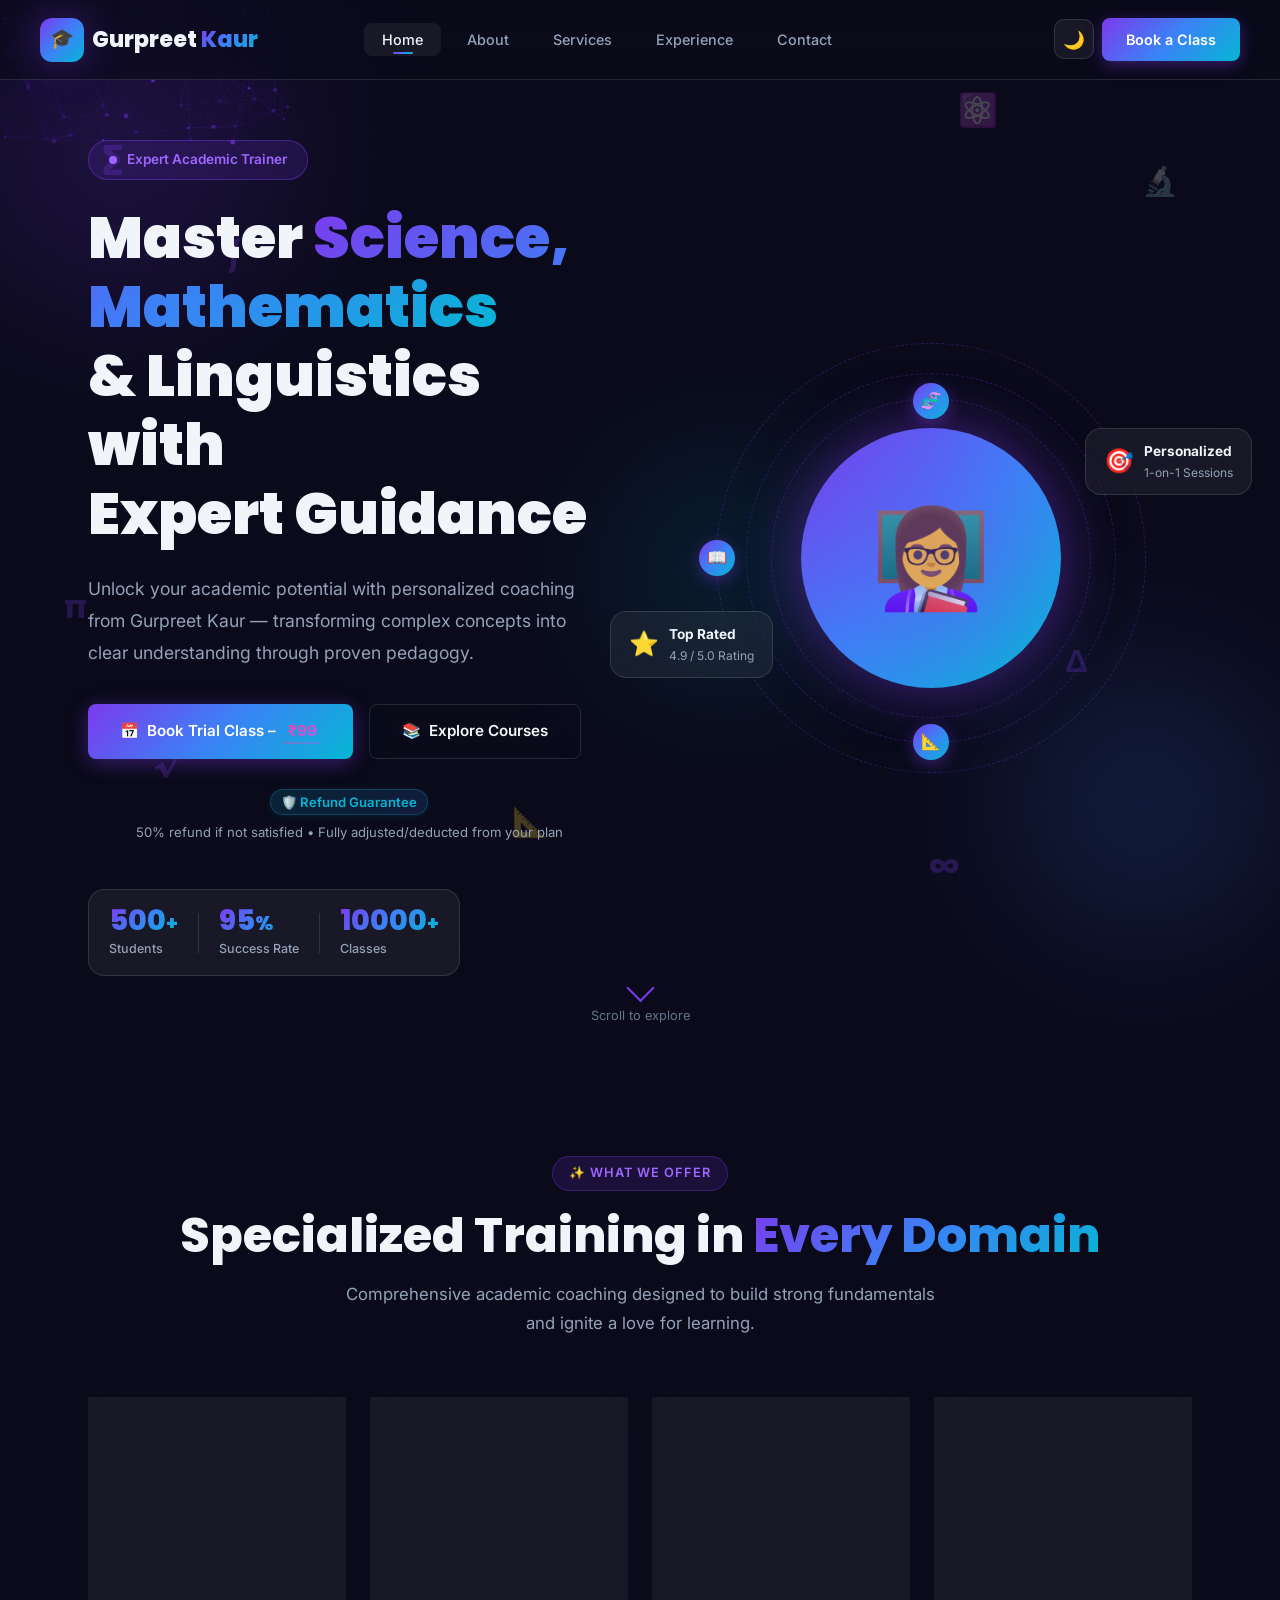
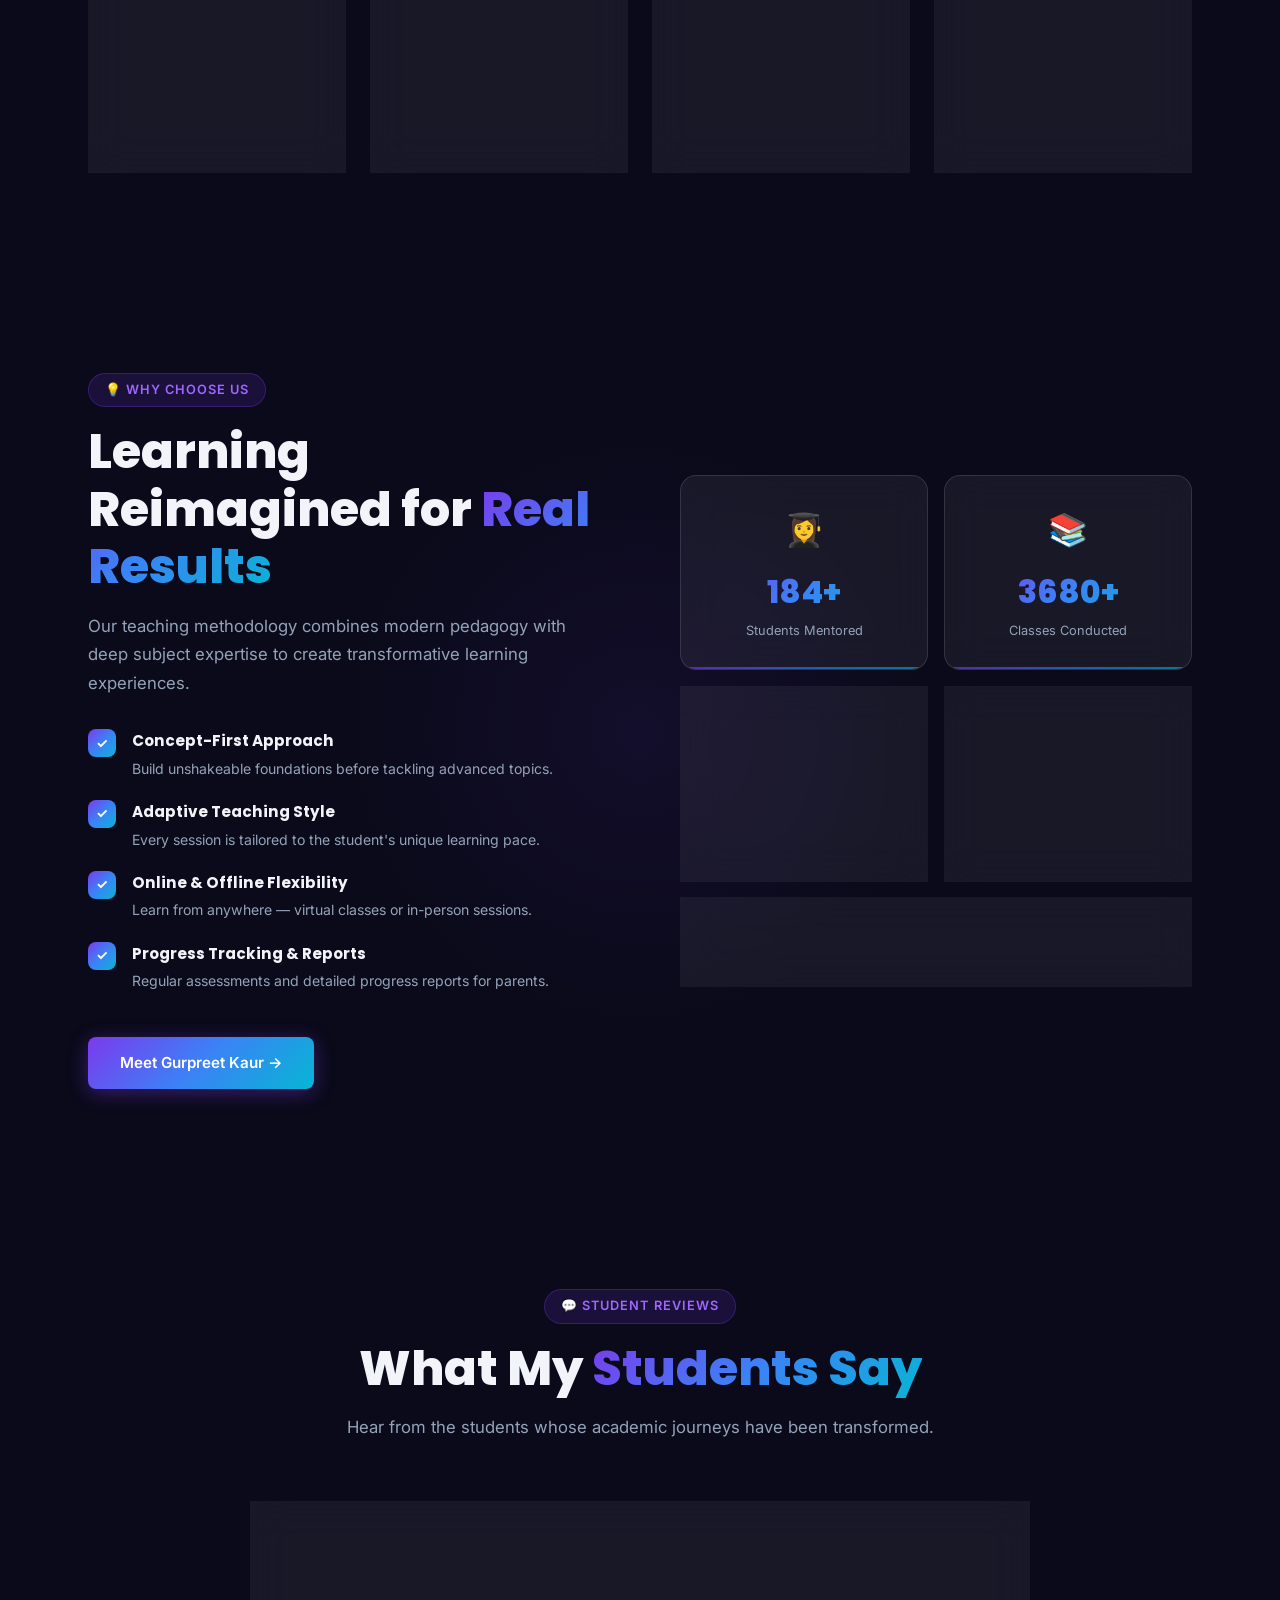
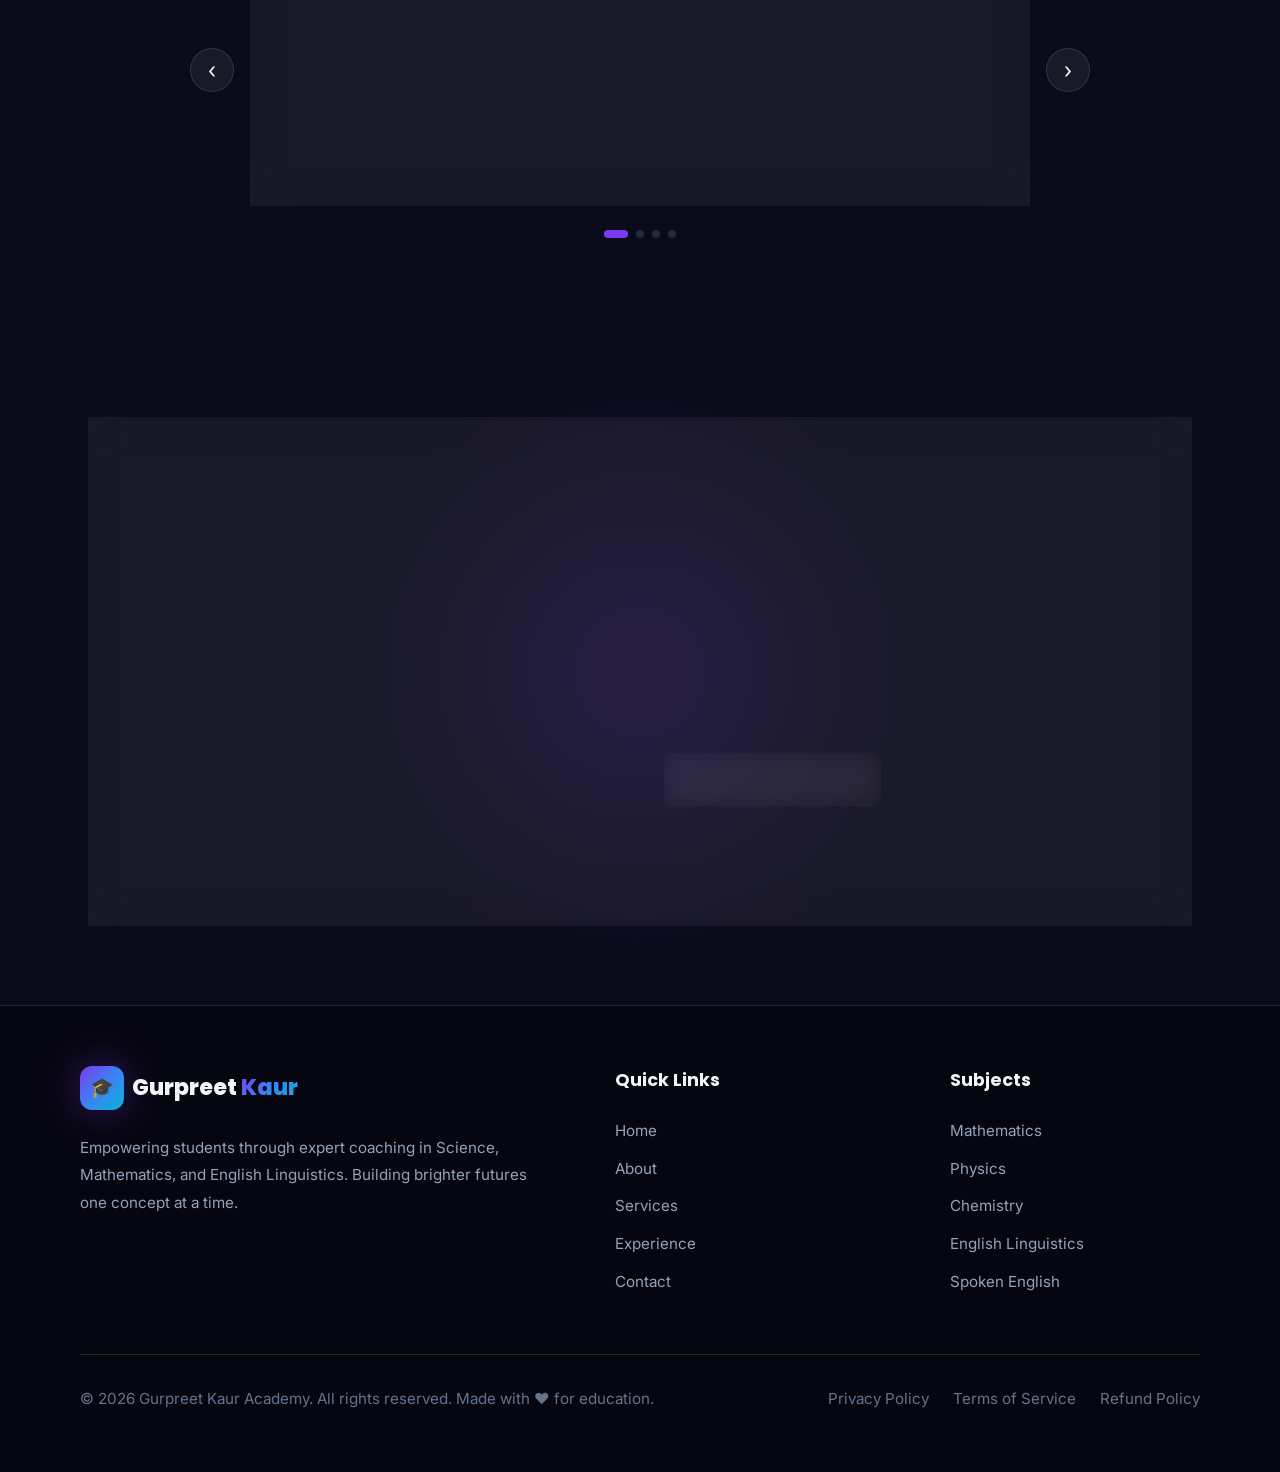
<file: index.html>
<!DOCTYPE html>
<html lang="en">
<head>
  <meta charset="UTF-8" />
  <meta name="viewport" content="width=device-width, initial-scale=1.0" />
  <title>Gurpreet Kaur | Expert Trainer – Science, Mathematics & Linguistics</title>
  <meta name="description" content="Gurpreet Kaur is an expert trainer specializing in Science, Mathematics, and English Linguistics. Achieve academic excellence with personalized coaching in Punjab and online worldwide." />
  <meta name="keywords" content="Gurpreet Kaur, science tutor, mathematics coach, English linguistics, online tutor, academic excellence, Punjab tutor, online coaching" />
  <link rel="canonical" href="https://gurpreetkauracademy.com/" />
  
  <!-- Open Graph / Facebook -->
  <meta property="og:type" content="website" />
  <meta property="og:url" content="https://gurpreetkauracademy.com/" />
  <meta property="og:title" content="Gurpreet Kaur | Expert Trainer – Science, Mathematics & Linguistics" />
  <meta property="og:description" content="Unlock your academic potential with personalized coaching from Gurpreet Kaur. Specializing in Science, Mathematics, and English Linguistics." />
  <meta property="og:image" content="https://gurpreetkauracademy.com/assets/og-image.jpg" />

  <!-- Twitter -->
  <meta property="twitter:card" content="summary_large_image" />
  <meta property="twitter:url" content="https://gurpreetkauracademy.com/" />
  <meta property="twitter:title" content="Gurpreet Kaur | Expert Trainer – Science, Mathematics & Linguistics" />
  <meta property="twitter:description" content="Unlock your academic potential with personalized coaching from Gurpreet Kaur. Specializing in Science, Mathematics, and English Linguistics." />
  <meta property="twitter:image" content="https://gurpreetkauracademy.com/assets/og-image.jpg" />

  <!-- Preconnect to Google Fonts for performance -->
  <link rel="preconnect" href="https://fonts.googleapis.com">
  <link rel="preconnect" href="https://fonts.gstatic.com" crossorigin>
  <link href="https://fonts.googleapis.com/css2?family=Poppins:wght@300;400;500;600;700;800;900&family=Inter:wght@300;400;500;600;700&display=swap" rel="stylesheet">
  
  <link rel="stylesheet" href="css/style.css" />
  <link rel="stylesheet" href="css/shared.css" />
  <link rel="stylesheet" href="css/home.css" />
  <link rel="stylesheet" href="css/responsive.css" />
  <link rel="icon" href="data:image/svg+xml,<svg xmlns='http://www.w3.org/2000/svg' viewBox='0 0 100 100'><text y='.9em' font-size='90'>🎓</text></svg>" />

  <!-- Analytics & Tracking (Placeholders) -->
  <script async src="https://www.googletagmanager.com/gtag/js?id=G-XXXXXXXXXX"></script>
  <script>
    window.dataLayer = window.dataLayer || [];
    function gtag(){dataLayer.push(arguments);}
    gtag('js', new Date());
    gtag('config', 'G-XXXXXXXXXX');
  </script>

  <!-- Structured Data JSON-LD -->
  <script type="application/ld+json">
  {
    "@context": "https://schema.org",
    "@type": "EducationalOrganization",
    "name": "Gurpreet Kaur Academy",
    "url": "https://gurpreetkauracademy.com/",
    "logo": "https://gurpreetkauracademy.com/assets/logo.png",
    "founder": {
      "@type": "Person",
      "name": "Gurpreet Kaur",
      "jobTitle": "Expert Academic Trainer"
    },
    "description": "Expert training in Science, Mathematics, and English Linguistics.",
    "address": {
      "@type": "PostalAddress",
      "addressLocality": "Punjab",
      "addressCountry": "IN"
    },
    "contactPoint": {
      "@type": "ContactPoint",
      "telephone": "+91-9876543210",
      "contactType": "customer service"
    },
    "sameAs": [
      "https://www.facebook.com/",
      "https://www.linkedin.com/",
      "https://www.instagram.com/"
    ]
  }
  </script>
</head>
<body>

<!-- ── Loading Screen ──────────────────────────────────────── -->
<div id="loader">
  <div class="loader-logo">GK Academy</div>
  <div class="loader-bar"><div class="loader-bar-fill"></div></div>
</div>

<!-- ── Navbar ──────────────────────────────────────────────── -->
<nav class="navbar" id="navbar">
  <div class="nav-logo">
    <div class="nav-logo-icon">🎓</div>
    <div class="nav-logo-text">Gurpreet <span>Kaur</span></div>
  </div>
  <ul class="nav-links">
    <li><a href="index.html">Home</a></li>
    <li><a href="about.html">About</a></li>
    <li><a href="services.html">Services</a></li>
    <li><a href="experience.html">Experience</a></li>
    <li><a href="contact.html">Contact</a></li>
  </ul>
  <div class="nav-actions">
    <button class="theme-toggle" aria-label="Toggle theme">🌙</button>
    <a href="contact.html" class="nav-cta">Book a Class</a>
  </div>
  <button class="hamburger" id="hamburger" aria-label="Menu">
    <span></span><span></span><span></span>
  </button>
</nav>

<!-- Mobile Nav -->
<div class="mobile-nav" id="mobileNav">
  <a href="index.html">Home</a>
  <a href="about.html">About</a>
  <a href="services.html">Services</a>
  <a href="experience.html">Experience</a>
  <a href="contact.html">Contact</a>
</div>

<!-- ── HERO SECTION ────────────────────────────────────────── -->
<section class="hero" id="hero">
  <canvas id="particles-canvas"></canvas>
  <div class="hero-bg-orbs">
    <div class="orb orb-1"></div>
    <div class="orb orb-2"></div>
    <div class="orb orb-3"></div>
  </div>

  <!-- Floating Math / Science Elements -->
  <div class="floating-elements">
    <div class="float-el f1">∑</div>
    <div class="float-el f2">∫</div>
    <div class="float-el f3">⚛️</div>
    <div class="float-el f4">π</div>
    <div class="float-el f5">√</div>
    <div class="float-el f6">🔬</div>
    <div class="float-el f7">Δ</div>
    <div class="float-el f8">∞</div>
    <div class="float-el f9">E=mc²</div>
    <div class="float-el f10">📐</div>
  </div>

  <div class="hero-content container">
    <div class="hero-text">
      <div class="hero-badge reveal">
        <span class="badge-dot"></span> Expert Academic Trainer
      </div>
      <h1 class="hero-title reveal delay-1">
        Master <span class="gradient-text">Science, Mathematics</span><br />
        &amp; Linguistics with<br />Expert Guidance
      </h1>
      <p class="hero-subtitle reveal delay-2">
        Unlock your academic potential with personalized coaching from Gurpreet Kaur —
        transforming complex concepts into clear understanding through proven pedagogy.
      </p>
      <div class="hero-actions reveal delay-3">
        <a href="contact.html" class="btn btn-primary">
          <span>📅</span> Book Trial Class – <span class="highlight-99">₹99</span>
        </a>
        <a href="services.html" class="btn btn-outline">
          <span>📚</span> Explore Courses
        </a>
        <div class="cta-trust-note">
          <span class="trust-badge">🛡️ Refund Guarantee</span>
          <span>50% refund if not satisfied • Fully adjusted/deducted from your plan</span>
        </div>
      </div>
      <div class="hero-stats reveal delay-4">
        <div class="hero-stat">
          <div class="hero-stat-num">500<span>+</span></div>
          <div class="hero-stat-label">Students</div>
        </div>
        <div class="hero-stat-divider"></div>
        <div class="hero-stat">
          <div class="hero-stat-num">95<span>%</span></div>
          <div class="hero-stat-label">Success Rate</div>
        </div>
        <div class="hero-stat-divider"></div>
        <div class="hero-stat">
          <div class="hero-stat-num">10000<span>+</span></div>
          <div class="hero-stat-label">Classes</div>
        </div>
      </div>
    </div>
    <div class="hero-visual reveal-right delay-2">
      <div class="hero-avatar-ring">
        <div class="hero-avatar-inner">
          <div class="hero-avatar-emoji">👩‍🏫</div>
          <div class="hero-avatar-glow"></div>
        </div>
        <div class="orbit orbit-1">
          <div class="orbit-icon">🧬</div>
        </div>
        <div class="orbit orbit-2">
          <div class="orbit-icon">📐</div>
        </div>
        <div class="orbit orbit-3">
          <div class="orbit-icon">📖</div>
        </div>
      </div>
      <div class="hero-card card-1 glass-card">
        <div class="hc-icon">⭐</div>
        <div class="hc-text">
          <div class="hc-title">Top Rated</div>
          <div class="hc-sub">4.9 / 5.0 Rating</div>
        </div>
      </div>
      <div class="hero-card card-2 glass-card">
        <div class="hc-icon">🎯</div>
        <div class="hc-text">
          <div class="hc-title">Personalized</div>
          <div class="hc-sub">1-on-1 Sessions</div>
        </div>
      </div>
    </div>
  </div>
  <div class="hero-scroll-hint">
    <div class="scroll-arrow"></div>
    <span>Scroll to explore</span>
  </div>
</section>

<!-- ── FEATURES SECTION ─────────────────────────────────────── -->
<section class="features" id="features">
  <div class="container">
    <div class="section-center reveal">
      <div class="section-tag">✨ What We Offer</div>
      <h2 class="section-title">Specialized Training in <span>Every Domain</span></h2>
      <p class="section-subtitle">Comprehensive academic coaching designed to build strong fundamentals and ignite a love for learning.</p>
    </div>
    <div class="features-grid">
      <div class="feature-card glass-card tilt-card reveal delay-1">
        <div class="feature-icon fi-science">🔬</div>
        <h3>Science Training</h3>
        <p>In-depth Physics &amp; Chemistry concepts with practical lab-style explanations and real-world applications.</p>
        <a href="services.html" class="feature-link">Learn More →</a>
      </div>
      <div class="feature-card glass-card tilt-card reveal delay-2">
        <div class="feature-icon fi-math">📐</div>
        <h3>Mathematics Coaching</h3>
        <p>From foundational arithmetic to advanced calculus — building logical thinking through structured problem-solving.</p>
        <a href="services.html" class="feature-link">Learn More →</a>
      </div>
      <div class="feature-card glass-card tilt-card reveal delay-3">
        <div class="feature-icon fi-english">📖</div>
        <h3>English Linguistics</h3>
        <p>Master grammar, spoken English, and linguistic theory. Develop confident communication and academic writing skills.</p>
        <a href="services.html" class="feature-link">Learn More →</a>
      </div>
      <div class="feature-card glass-card tilt-card reveal delay-4">
        <div class="feature-icon fi-exam">🏆</div>
        <h3>Exam Preparation</h3>
        <p>Strategic preparation for competitive exams with mock tests, analysis, and targeted weak-area improvement plans.</p>
        <a href="services.html" class="feature-link">Learn More →</a>
      </div>
    </div>
  </div>
</section>

<!-- ── WHY CHOOSE US ────────────────────────────────────────── -->
<section class="why-us" id="why-us">
  <div class="why-bg">
    <canvas id="particles-canvas-2"></canvas>
    <div class="why-orb"></div>
  </div>
  <div class="container">
    <div class="why-inner">
      <div class="why-left reveal-left">
        <div class="section-tag">💡 Why Choose Us</div>
        <h2 class="section-title">Learning Reimagined for <span>Real Results</span></h2>
        <p class="section-subtitle">Our teaching methodology combines modern pedagogy with deep subject expertise to create transformative learning experiences.</p>
        <div class="why-list">
          <div class="why-item">
            <div class="why-check">✓</div>
            <div>
              <strong>Concept-First Approach</strong>
              <p>Build unshakeable foundations before tackling advanced topics.</p>
            </div>
          </div>
          <div class="why-item">
            <div class="why-check">✓</div>
            <div>
              <strong>Adaptive Teaching Style</strong>
              <p>Every session is tailored to the student's unique learning pace.</p>
            </div>
          </div>
          <div class="why-item">
            <div class="why-check">✓</div>
            <div>
              <strong>Online &amp; Offline Flexibility</strong>
              <p>Learn from anywhere — virtual classes or in-person sessions.</p>
            </div>
          </div>
          <div class="why-item">
            <div class="why-check">✓</div>
            <div>
              <strong>Progress Tracking &amp; Reports</strong>
              <p>Regular assessments and detailed progress reports for parents.</p>
            </div>
          </div>
        </div>
        <a href="about.html" class="btn btn-primary btn-mt-sm">Meet Gurpreet Kaur →</a>
      </div>
      <div class="why-right reveal-right">
        <div class="stats-grid">
          <div class="stat-box glass-card">
            <div class="stat-icon">👩‍🎓</div>
            <div class="counter stat-num" data-target="500" data-suffix="+">0+</div>
            <div class="stat-label">Students Mentored</div>
          </div>
          <div class="stat-box glass-card">
            <div class="stat-icon">📚</div>
            <div class="counter stat-num" data-target="10000" data-suffix="+">0+</div>
            <div class="stat-label">Classes Conducted</div>
          </div>
          <div class="stat-box glass-card">
            <div class="stat-icon">🏆</div>
            <div class="counter stat-num" data-target="95" data-suffix="%">0%</div>
            <div class="stat-label">Success Rate</div>
          </div>
          <div class="stat-box glass-card">
            <div class="stat-icon">⭐</div>
            <div class="counter stat-num" data-target="8" data-suffix="+">0+</div>
            <div class="stat-label">Years Experience</div>
          </div>
        </div>
        <div class="why-award glass-card">
          <div class="award-icon">🏅</div>
          <div>
            <div class="award-title">Certified Excellence in Education</div>
            <div class="award-sub">Recognized by top educational institutions</div>
          </div>
        </div>
      </div>
    </div>
  </div>
</section>

<!-- ── TESTIMONIALS ─────────────────────────────────────────── -->
<section class="testimonials" id="testimonials">
  <div class="container">
    <div class="section-center reveal">
      <div class="section-tag">💬 Student Reviews</div>
      <h2 class="section-title">What My <span>Students Say</span></h2>
      <p class="section-subtitle">Hear from the students whose academic journeys have been transformed.</p>
    </div>
    <div class="testimonials-carousel reveal delay-1">
      <!-- Slides -->
      <div class="carousel-slide">
        <div class="testimonial-card glass-card">
          <div class="t-stars">⭐⭐⭐⭐⭐</div>
          <p class="t-quote">"Gurpreet ma'am's way of explaining Mathematics is absolutely brilliant. I went from failing grades to topping my class within 3 months. Her patience and dedication are unmatched!"</p>
          <div class="t-author">
            <div class="t-avatar">A</div>
            <div>
              <div class="t-name">Arjun Sharma</div>
              <div class="t-role">Class 12 Student, Mathematics</div>
            </div>
          </div>
        </div>
      </div>
      <div class="carousel-slide">
        <div class="testimonial-card glass-card">
          <div class="t-stars">⭐⭐⭐⭐⭐</div>
          <p class="t-quote">"The way Gurpreet ma'am teaches Science makes every concept crystal clear. Her real-world examples and conceptual approach helped me crack my board exams with 96%!"</p>
          <div class="t-author">
            <div class="t-avatar t-avatar-blue">P</div>
            <div>
              <div class="t-name">Priya Singh</div>
              <div class="t-role">Class 10 Student, Science</div>
            </div>
          </div>
        </div>
      </div>
      <div class="carousel-slide">
        <div class="testimonial-card glass-card">
          <div class="t-stars">⭐⭐⭐⭐⭐</div>
          <p class="t-quote">"My spoken English and grammar improved dramatically. Ma'am's Linguistics training gave me the confidence to present in front of large audiences. Life-changing experience!"</p>
          <div class="t-author">
            <div class="t-avatar t-avatar-pink">R</div>
            <div>
              <div class="t-name">Rahul Verma</div>
              <div class="t-role">University Student, English Linguistics</div>
            </div>
          </div>
        </div>
      </div>
      <div class="carousel-slide">
        <div class="testimonial-card glass-card">
          <div class="t-stars">⭐⭐⭐⭐⭐</div>
          <p class="t-quote">"Cleared my competitive entrance exam on the first attempt! The strategic preparation and mock tests by Gurpreet ma'am were spot-on. Highly recommend to every serious student."</p>
          <div class="t-author">
            <div class="t-avatar t-avatar-cyan">S</div>
            <div>
              <div class="t-name">Simran Kaur</div>
              <div class="t-role">Engineering Aspirant</div>
            </div>
          </div>
        </div>
      </div>
      <!-- Controls -->
      <button class="carousel-prev">‹</button>
      <button class="carousel-next">›</button>
      <div class="carousel-dots">
        <span class="carousel-dot"></span>
        <span class="carousel-dot"></span>
        <span class="carousel-dot"></span>
        <span class="carousel-dot"></span>
      </div>
    </div>
  </div>
</section>

<!-- ── CTA SECTION ──────────────────────────────────────────── -->
<section class="cta-section">
  <div class="cta-bg-orb"></div>
  <div class="container">
    <div class="cta-inner glass-card reveal">
      <div class="section-tag cta-section-tag">🚀 Start Your Journey</div>
      <h2 class="section-title cta-title-centered">Ready to Transform Your <span>Academic Future?</span></h2>
      <p class="section-subtitle cta-subtitle-lg-margin">
        Join 500+ students who've already unlocked their potential. Start with a trial class for just <span class="highlight-99">₹99</span>.
      </p>
      <div class="cta-btn-row">
        <a href="contact.html" class="btn btn-primary">📅 Book Trial Class – ₹99</a>
        <a href="services.html" class="btn btn-outline">💼 View All Services</a>
        <div class="cta-trust-note">
          <span class="trust-badge">🛡️ Refund Guarantee</span>
          <span>50% refund if not satisfied • Fully adjusted/deducted from your plan</span>
        </div>
      </div>
    </div>
  </div>
</section>

<!-- ── FOOTER ───────────────────────────────────────────────── -->
<footer class="footer">
  <div class="container">
    <div class="footer-grid">
      <div class="footer-brand">
        <div class="nav-logo footer-brand-logo">
          <div class="nav-logo-icon">🎓</div>
          <div class="nav-logo-text">Gurpreet <span>Kaur</span></div>
        </div>
        <p>Empowering students through expert coaching in Science, Mathematics, and English Linguistics. Building brighter futures one concept at a time.</p>
      </div>
      <div class="footer-col">
        <h4>Quick Links</h4>
        <ul>
          <li><a href="index.html">Home</a></li>
          <li><a href="about.html">About</a></li>
          <li><a href="services.html">Services</a></li>
          <li><a href="experience.html">Experience</a></li>
          <li><a href="contact.html">Contact</a></li>
        </ul>
      </div>
      <div class="footer-col">
        <h4>Subjects</h4>
        <ul>
          <li><a href="services.html">Mathematics</a></li>
          <li><a href="services.html">Physics</a></li>
          <li><a href="services.html">Chemistry</a></li>
          <li><a href="services.html">English Linguistics</a></li>
          <li><a href="services.html">Spoken English</a></li>
        </ul>
      </div>
    </div>
    <div class="footer-bottom">
      <p>© 2026 Gurpreet Kaur Academy. All rights reserved. Made with ❤️ for education.</p>
      <div class="footer-bottom-links">
        <a href="privacy.html">Privacy Policy</a>
        <a href="terms.html">Terms of Service</a>
        <a href="refund.html">Refund Policy</a>
      </div>
    </div>
  </div>
</footer>

<!-- ── Floating Buttons ─────────────────────────────────────── -->
<button class="back-to-top" id="backToTop" aria-label="Back to top">↑</button>

<script src="js/main.js" defer></script>
</body>
</html>
</file>
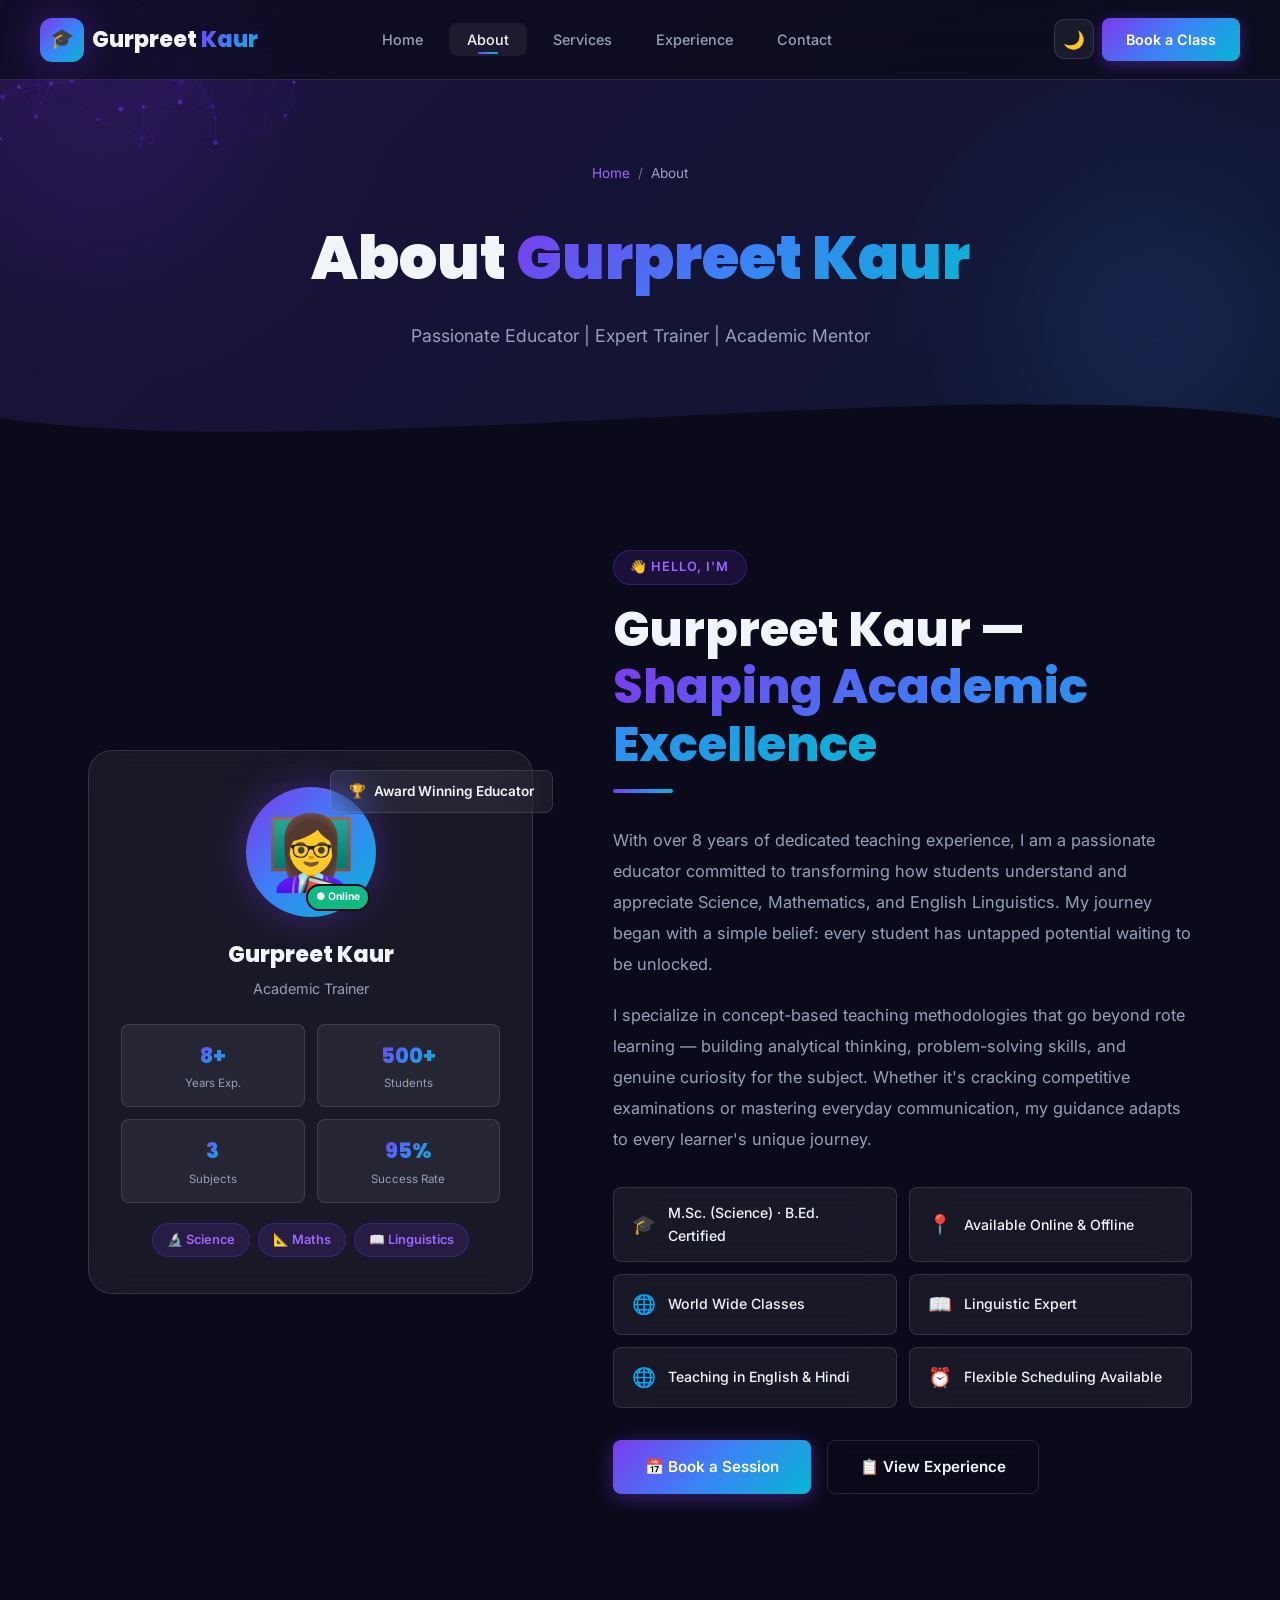
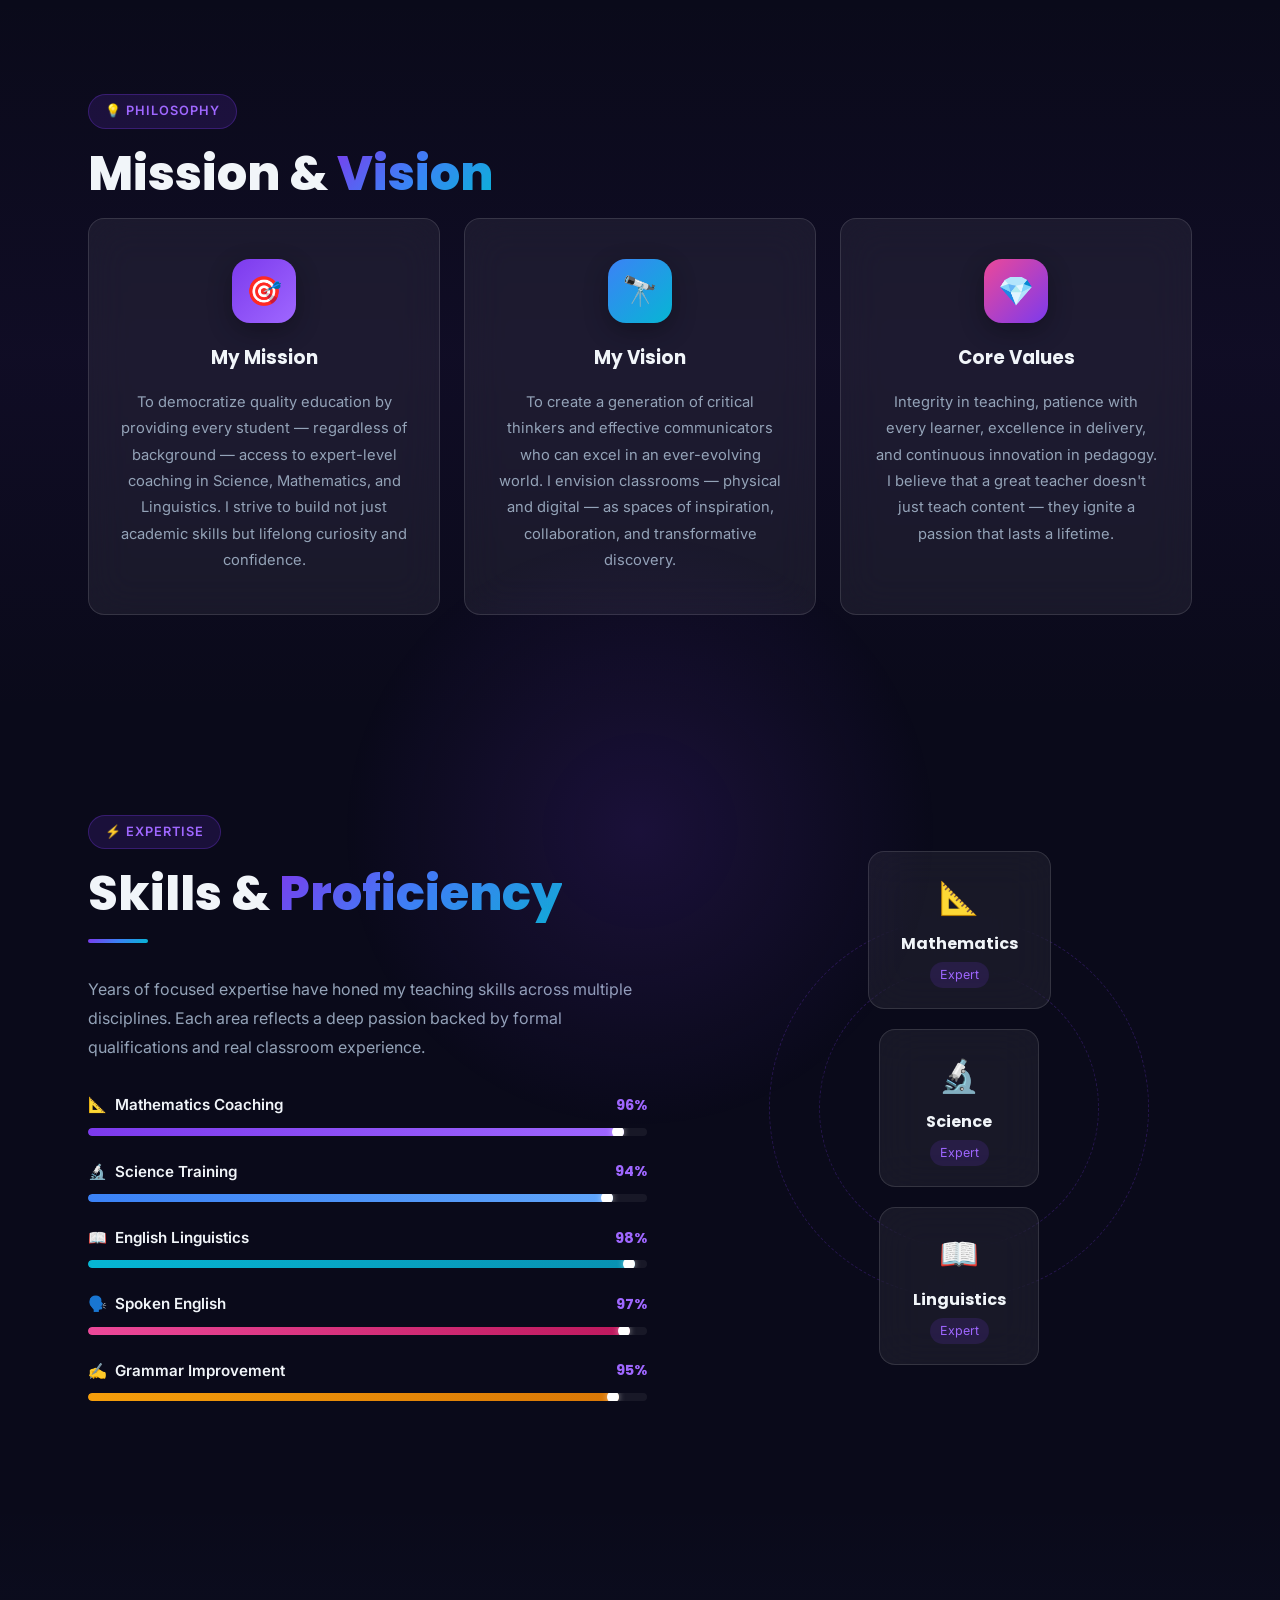
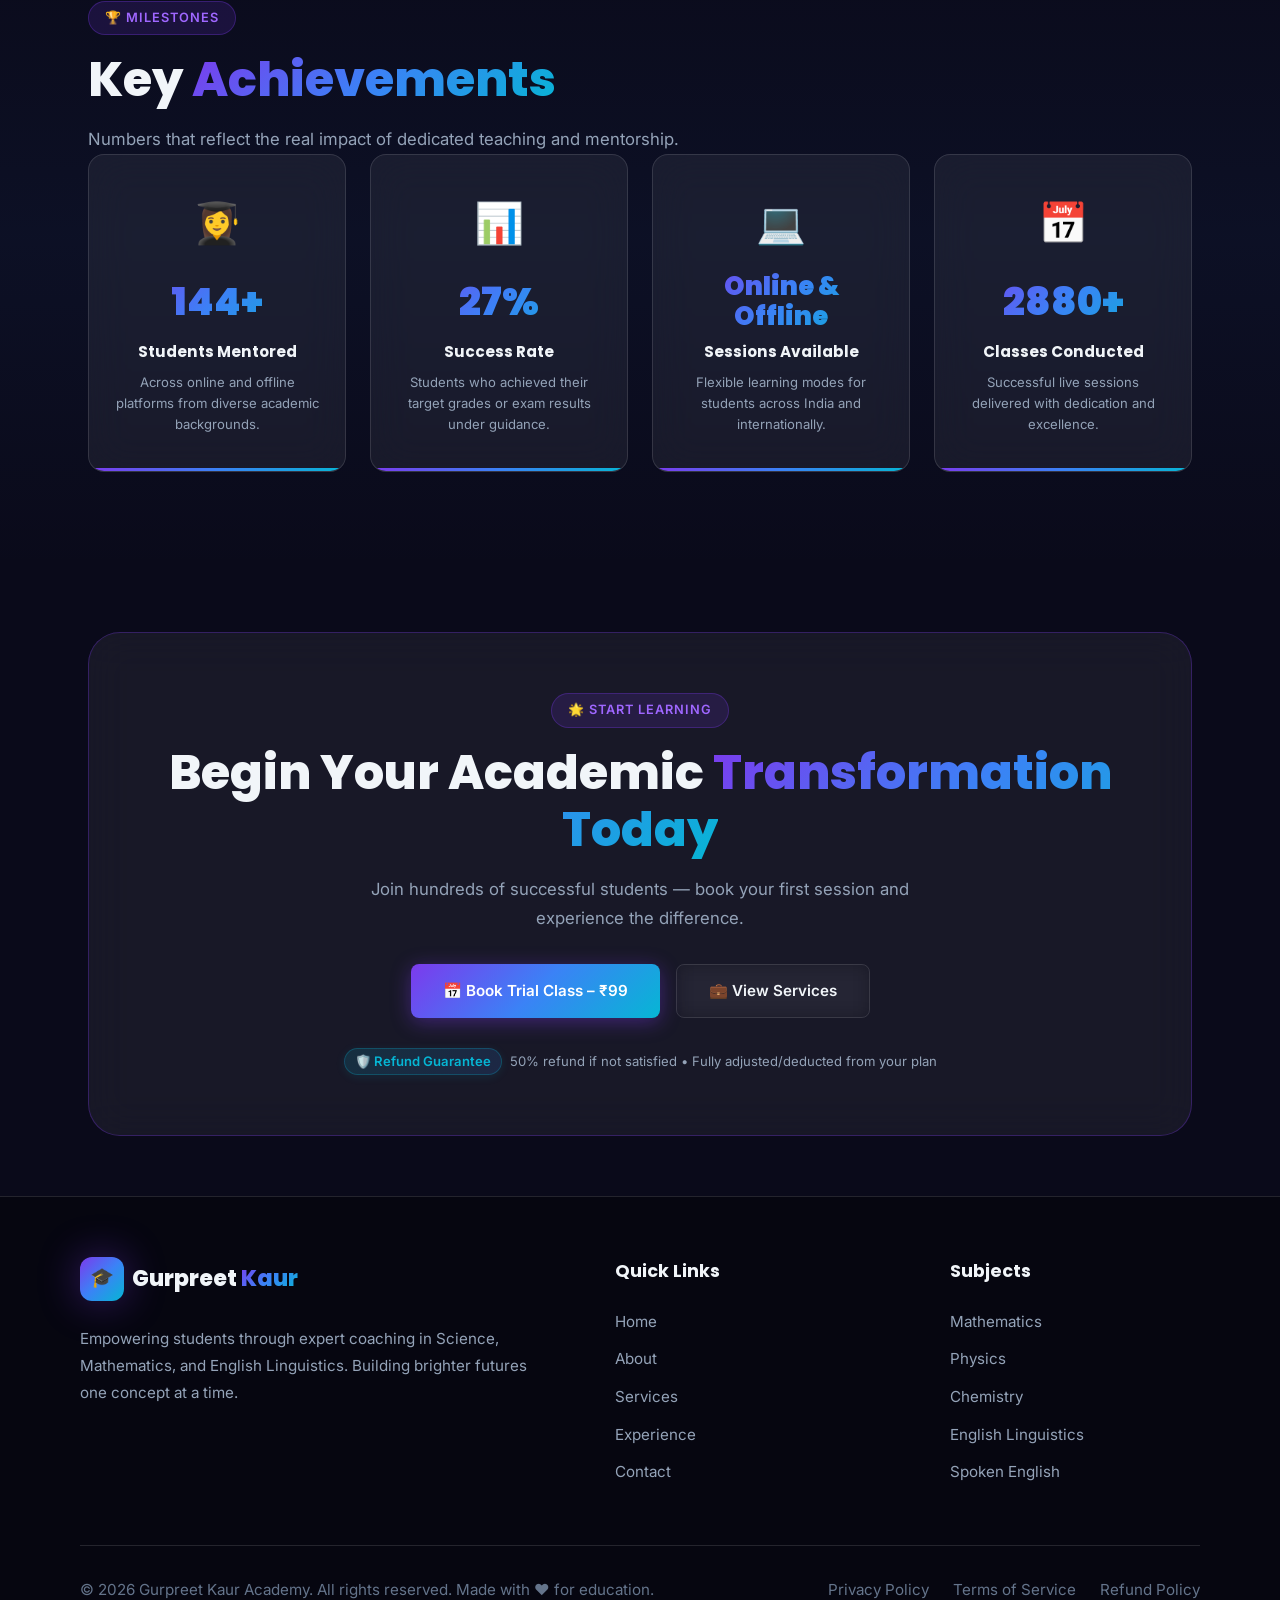
<file: about.html>
<!DOCTYPE html>
<html lang="en">
<head>
  <meta charset="UTF-8" />
  <meta name="viewport" content="width=device-width, initial-scale=1.0" />
  <title>About – Gurpreet Kaur | Expert Trainer</title>
  <meta name="description" content="Learn about Gurpreet Kaur — her mission, vision, skills and achievements as a Science, Mathematics, and English Linguistics expert trainer in Punjab." />
  <meta name="keywords" content="About Gurpreet Kaur, expert trainer, science teacher, math tutor, English linguistics, teaching experience, educational philosophy" />
  <link rel="canonical" href="https://gurpreetkauracademy.com/about.html" />

  <!-- Open Graph / Facebook -->
  <meta property="og:type" content="website" />
  <meta property="og:url" content="https://gurpreetkauracademy.com/about.html" />
  <meta property="og:title" content="About – Gurpreet Kaur | Expert Trainer" />
  <meta property="og:description" content="Learn about Gurpreet Kaur — her mission, vision, skills and achievements as a Science, Mathematics, and English Linguistics expert trainer." />
  <meta property="og:image" content="https://gurpreetkauracademy.com/assets/og-image.jpg" />

  <!-- Twitter -->
  <meta property="twitter:card" content="summary_large_image" />
  <meta property="twitter:url" content="https://gurpreetkauracademy.com/about.html" />
  <meta property="twitter:title" content="About – Gurpreet Kaur | Expert Trainer" />
  <meta property="twitter:description" content="Learn about Gurpreet Kaur — her mission, vision, skills and achievements as a Science, Mathematics, and English Linguistics expert trainer." />
  <meta property="twitter:image" content="https://gurpreetkauracademy.com/assets/og-image.jpg" />

  <!-- Preconnect to Google Fonts for performance -->
  <link rel="preconnect" href="https://fonts.googleapis.com">
  <link rel="preconnect" href="https://fonts.gstatic.com" crossorigin>
  <link href="https://fonts.googleapis.com/css2?family=Poppins:wght@300;400;500;600;700;800;900&family=Inter:wght@300;400;500;600;700&display=swap" rel="stylesheet">
  
  <link rel="stylesheet" href="css/style.css" />
  <link rel="stylesheet" href="css/shared.css" />
  <link rel="stylesheet" href="css/about.css" />
  <link rel="stylesheet" href="css/responsive.css" />
  <link rel="icon" href="data:image/svg+xml,<svg xmlns='http://www.w3.org/2000/svg' viewBox='0 0 100 100'><text y='.9em' font-size='90'>🎓</text></svg>" />

  <!-- Analytics & Tracking (Placeholders) -->
  <script async src="https://www.googletagmanager.com/gtag/js?id=G-XXXXXXXXXX"></script>
  <script>
    window.dataLayer = window.dataLayer || [];
    function gtag(){dataLayer.push(arguments);}
    gtag('js', new Date());
    gtag('config', 'G-XXXXXXXXXX');
  </script>
</head>
<body>

<div id="loader">
  <div class="loader-logo">GK Academy</div>
  <div class="loader-bar"><div class="loader-bar-fill"></div></div>
</div>

<nav class="navbar" id="navbar">
  <div class="nav-logo">
    <div class="nav-logo-icon">🎓</div>
    <div class="nav-logo-text">Gurpreet <span>Kaur</span></div>
  </div>
  <ul class="nav-links">
    <li><a href="index.html">Home</a></li>
    <li><a href="about.html">About</a></li>
    <li><a href="services.html">Services</a></li>
    <li><a href="experience.html">Experience</a></li>
    <li><a href="contact.html">Contact</a></li>
  </ul>
  <div class="nav-actions">
    <button class="theme-toggle" aria-label="Toggle theme">🌙</button>
    <a href="contact.html" class="nav-cta">Book a Class</a>
  </div>
  <button class="hamburger" id="hamburger" aria-label="Menu">
    <span></span><span></span><span></span>
  </button>
</nav>
<div class="mobile-nav" id="mobileNav">
  <a href="index.html">Home</a>
  <a href="about.html">About</a>
  <a href="services.html">Services</a>
  <a href="experience.html">Experience</a>
  <a href="contact.html">Contact</a>
</div>

<!-- ── About Banner ──────────────────────────────────────────── -->
<section class="about-banner">
  <canvas id="particles-canvas"></canvas>
  <div class="ab-orb ab-orb1"></div>
  <div class="ab-orb ab-orb2"></div>
  <div class="container about-banner-container">
    <div class="ab-breadcrumb reveal">
      <a href="index.html">Home</a> <span>/</span> About
    </div>
    <h1 class="ab-title reveal delay-1">About <span class="gradient-text">Gurpreet Kaur</span></h1>
    <p class="ab-subtitle reveal delay-2">Passionate Educator | Expert Trainer | Academic Mentor</p>
  </div>
  <div class="ab-wave">
    <svg viewBox="0 0 1440 100" xmlns="http://www.w3.org/2000/svg" preserveAspectRatio="none">
      <path d="M0,60 C360,120 1080,0 1440,60 L1440,100 L0,100 Z" fill="var(--bg-dark)"/>
    </svg>
  </div>
</section>

<!-- ── Profile Introduction ───────────────────────────────────── -->
<section class="about-intro">
  <div class="container">
    <div class="intro-grid">
      <div class="intro-visual reveal-left">
        <div class="profile-card glass-card">
          <div class="profile-avatar">
            <div class="profile-avatar-emoji">👩‍🏫</div>
            <div class="profile-online-badge">● Online</div>
          </div>
          <div class="profile-info">
            <h3>Gurpreet Kaur</h3>
            <p>Academic Trainer</p>
          </div>
          <div class="profile-meta-grid">
            <div class="profile-meta-item">
              <div class="profile-meta-num gradient-text">8+</div>
              <div class="profile-meta-label">Years Exp.</div>
            </div>
            <div class="profile-meta-item">
              <div class="profile-meta-num gradient-text">500+</div>
              <div class="profile-meta-label">Students</div>
            </div>
            <div class="profile-meta-item">
              <div class="profile-meta-num gradient-text">3</div>
              <div class="profile-meta-label">Subjects</div>
            </div>
            <div class="profile-meta-item">
              <div class="profile-meta-num gradient-text">95%</div>
              <div class="profile-meta-label">Success Rate</div>
            </div>
          </div>
          <div class="profile-tags">
            <span>🔬 Science</span>
            <span>📐 Maths</span>
            <span>📖 Linguistics</span>
          </div>
        </div>
        <div class="floating-badge fb-1 glass-card reveal">
          <span>🏆</span> Award Winning Educator
        </div>
      </div>

      <div class="intro-text reveal-right">
        <div class="section-tag">👋 Hello, I'm</div>
        <h2 class="section-title">Gurpreet Kaur — <span>Shaping Academic Excellence</span></h2>
        <div class="section-divider"></div>
        <p class="intro-para">
          With over 8 years of dedicated teaching experience, I am a passionate educator committed to transforming how students understand and appreciate Science, Mathematics, and English Linguistics. My journey began with a simple belief: every student has untapped potential waiting to be unlocked.
        </p>
        <p class="intro-para-spaced">
          I specialize in concept-based teaching methodologies that go beyond rote learning — building analytical thinking, problem-solving skills, and genuine curiosity for the subject. Whether it's cracking competitive examinations or mastering everyday communication, my guidance adapts to every learner's unique journey.
        </p>
        <div class="intro-highlights">
          <div class="highlight-item glass-card">
            <div class="h-icon">🎓</div>
            <div>M.Sc. (Science) · B.Ed. Certified</div>
          </div>
          <div class="highlight-item glass-card">
            <div class="h-icon">📍</div>
            <div>Available Online &amp; Offline</div>
          </div>
          <div class="highlight-item glass-card">
            <div class="h-icon">🌐</div>
            <div>World Wide Classes</div>
          </div>
          <div class="highlight-item glass-card">
            <div class="h-icon">📖</div>
            <div>Linguistic Expert</div>
          </div>
          <div class="highlight-item glass-card">
            <div class="h-icon">🌐</div>
            <div>Teaching in English &amp; Hindi</div>
          </div>
          <div class="highlight-item glass-card">
            <div class="h-icon">⏰</div>
            <div>Flexible Scheduling Available</div>
          </div>
        </div>
        <div class="intro-btn-row">
          <a href="contact.html" class="btn btn-primary">📅 Book a Session</a>
          <a href="experience.html" class="btn btn-outline">📋 View Experience</a>
        </div>
      </div>
    </div>
  </div>
</section>

<!-- ── Mission & Vision ───────────────────────────────────────── -->
<section class="mission-vision">
  <div class="container">
    <div class="section-center reveal">
      <div class="section-tag">💡 Philosophy</div>
      <h2 class="section-title">Mission &amp; <span>Vision</span></h2>
    </div>
    <div class="mv-grid">
      <div class="mv-card glass-card reveal delay-1">
        <div class="mv-icon mv-icon-mission">🎯</div>
        <h3>My Mission</h3>
        <p>To democratize quality education by providing every student — regardless of background — access to expert-level coaching in Science, Mathematics, and Linguistics. I strive to build not just academic skills but lifelong curiosity and confidence.</p>
      </div>
      <div class="mv-card glass-card reveal delay-2">
        <div class="mv-icon mv-icon-vision">🔭</div>
        <h3>My Vision</h3>
        <p>To create a generation of critical thinkers and effective communicators who can excel in an ever-evolving world. I envision classrooms — physical and digital — as spaces of inspiration, collaboration, and transformative discovery.</p>
      </div>
      <div class="mv-card glass-card reveal delay-3">
        <div class="mv-icon mv-icon-values">💎</div>
        <h3>Core Values</h3>
        <p>Integrity in teaching, patience with every learner, excellence in delivery, and continuous innovation in pedagogy. I believe that a great teacher doesn't just teach content — they ignite a passion that lasts a lifetime.</p>
      </div>
    </div>
  </div>
</section>

<!-- ── Skills ────────────────────────────────────────────────── -->
<section class="skills-section">
  <div class="container">
    <div class="skills-inner">
      <div class="skills-left reveal-left">
        <div class="section-tag">⚡ Expertise</div>
        <h2 class="section-title">Skills &amp; <span>Proficiency</span></h2>
        <div class="section-divider"></div>
        <p class="skills-intro-para">
          Years of focused expertise have honed my teaching skills across multiple disciplines. Each area reflects a deep passion backed by formal qualifications and real classroom experience.
        </p>
        <div class="skills-list">
          <div class="skill-item reveal delay-1">
            <div class="skill-header">
              <div class="skill-name"><span>📐</span> Mathematics Coaching</div>
              <div class="skill-pct">96%</div>
            </div>
            <div class="skill-bar">
              <div class="progress-fill bar-purple" data-width="96%"></div>
            </div>
          </div>
          <div class="skill-item reveal delay-2">
            <div class="skill-header">
              <div class="skill-name"><span>🔬</span> Science Training</div>
              <div class="skill-pct">94%</div>
            </div>
            <div class="skill-bar">
              <div class="progress-fill bar-blue" data-width="94%"></div>
            </div>
          </div>
          <div class="skill-item reveal delay-3">
            <div class="skill-header">
              <div class="skill-name"><span>📖</span> English Linguistics</div>
              <div class="skill-pct">98%</div>
            </div>
            <div class="skill-bar">
              <div class="progress-fill bar-cyan" data-width="98%"></div>
            </div>
          </div>
          <div class="skill-item reveal delay-4">
            <div class="skill-header">
              <div class="skill-name"><span>🗣️</span> Spoken English</div>
              <div class="skill-pct">97%</div>
            </div>
            <div class="skill-bar">
              <div class="progress-fill bar-pink" data-width="97%"></div>
            </div>
          </div>
          <div class="skill-item reveal delay-5">
            <div class="skill-header">
              <div class="skill-name"><span>✍️</span> Grammar Improvement</div>
              <div class="skill-pct">95%</div>
            </div>
            <div class="skill-bar">
              <div class="progress-fill bar-amber" data-width="95%"></div>
            </div>
          </div>
        </div>
      </div>
      <div class="skills-right reveal-right">
        <div class="skills-decoration">
          <div class="skill-deco-circle deco-1"></div>
          <div class="skill-deco-circle deco-2"></div>
          <div class="skills-badges-wrap">
            <div class="skill-badge-large glass-card">
              <div class="sbl-icon">📐</div>
              <div class="sbl-name">Mathematics</div>
              <div class="sbl-level">Expert</div>
            </div>
            <div class="skill-badge-large glass-card sbl-offset">
              <div class="sbl-icon">🔬</div>
              <div class="sbl-name">Science</div>
              <div class="sbl-level">Expert</div>
            </div>
            <div class="skill-badge-large glass-card sbl-offset">
              <div class="sbl-icon">📖</div>
              <div class="sbl-name">Linguistics</div>
              <div class="sbl-level">Expert</div>
            </div>
          </div>
        </div>
      </div>
    </div>
  </div>
</section>

<!-- ── Achievements ───────────────────────────────────────────── -->
<section class="achievements-section">
  <div class="container">
    <div class="section-center reveal">
      <div class="section-tag">🏆 Milestones</div>
      <h2 class="section-title">Key <span>Achievements</span></h2>
      <p class="section-subtitle">Numbers that reflect the real impact of dedicated teaching and mentorship.</p>
    </div>
    <div class="ach-grid">
      <div class="ach-card glass-card tilt-card reveal delay-1">
        <div class="ach-icon">👩‍🎓</div>
        <div class="counter ach-num" data-target="500" data-suffix="+">0+</div>
        <div class="ach-title">Students Mentored</div>
        <div class="ach-desc">Across online and offline platforms from diverse academic backgrounds.</div>
      </div>
      <div class="ach-card glass-card tilt-card reveal delay-2">
        <div class="ach-icon">📊</div>
        <div class="counter ach-num" data-target="95" data-suffix="%">0%</div>
        <div class="ach-title">Success Rate</div>
        <div class="ach-desc">Students who achieved their target grades or exam results under guidance.</div>
      </div>
      <div class="ach-card glass-card tilt-card reveal delay-3">
        <div class="ach-icon">💻</div>
        <div class="ach-special-text gradient-text">Online &amp;<br/>Offline</div>
        <div class="ach-title">Sessions Available</div>
        <div class="ach-desc">Flexible learning modes for students across India and internationally.</div>
      </div>
      <div class="ach-card glass-card tilt-card reveal delay-4">
        <div class="ach-icon">📅</div>
        <div class="counter ach-num" data-target="10000" data-suffix="+">0+</div>
        <div class="ach-title">Classes Conducted</div>
        <div class="ach-desc">Successful live sessions delivered with dedication and excellence.</div>
      </div>
    </div>
  </div>
</section>

<!-- CTA -->
<section class="cta-section cta-section-spaced">
  <div class="cta-bg-orb"></div>
  <div class="container">
    <div class="cta-inner glass-card reveal">
      <div class="section-tag cta-section-tag">🌟 Start Learning</div>
      <h2 class="section-title cta-title-centered">Begin Your Academic <span>Transformation Today</span></h2>
      <p class="section-subtitle cta-subtitle-centered">Join hundreds of successful students — book your first session and experience the difference.</p>
      <div class="cta-btn-row">
        <a href="contact.html" class="btn btn-primary">📅 Book Trial Class – ₹99</a>
        <a href="services.html" class="btn btn-outline">💼 View Services</a>
        <div class="cta-trust-note">
          <span class="trust-badge">🛡️ Refund Guarantee</span>
          <span>50% refund if not satisfied • Fully adjusted/deducted from your plan</span>
        </div>
      </div>
    </div>
  </div>
</section>

<footer class="footer">
  <div class="container">
    <div class="footer-grid">
      <div class="footer-brand">
        <div class="nav-logo">
          <div class="nav-logo-icon">🎓</div>
          <div class="nav-logo-text">Gurpreet <span>Kaur</span></div>
        </div>
        <p>Empowering students through expert coaching in Science, Mathematics, and English Linguistics. Building brighter futures one concept at a time.</p>
      </div>
      <div class="footer-col">
        <h4>Quick Links</h4>
        <ul>
          <li><a href="index.html">Home</a></li>
          <li><a href="about.html">About</a></li>
          <li><a href="services.html">Services</a></li>
          <li><a href="experience.html">Experience</a></li>
          <li><a href="contact.html">Contact</a></li>
        </ul>
      </div>
      <div class="footer-col">
        <h4>Subjects</h4>
        <ul>
          <li><a href="services.html">Mathematics</a></li>
          <li><a href="services.html">Physics</a></li>
          <li><a href="services.html">Chemistry</a></li>
          <li><a href="services.html">English Linguistics</a></li>
          <li><a href="services.html">Spoken English</a></li>
        </ul>
      </div>
    </div>
    <div class="footer-bottom">
      <p>© 2026 Gurpreet Kaur Academy. All rights reserved. Made with ❤️ for education.</p>
      <div class="footer-bottom-links">
        <a href="privacy.html">Privacy Policy</a>
        <a href="terms.html">Terms of Service</a>
        <a href="refund.html">Refund Policy</a>
      </div>
    </div>
  </div>
</footer>

<button class="back-to-top" id="backToTop" aria-label="Back to top">↑</button>
<script src="js/main.js" defer></script>
</body>
</html>
</file>
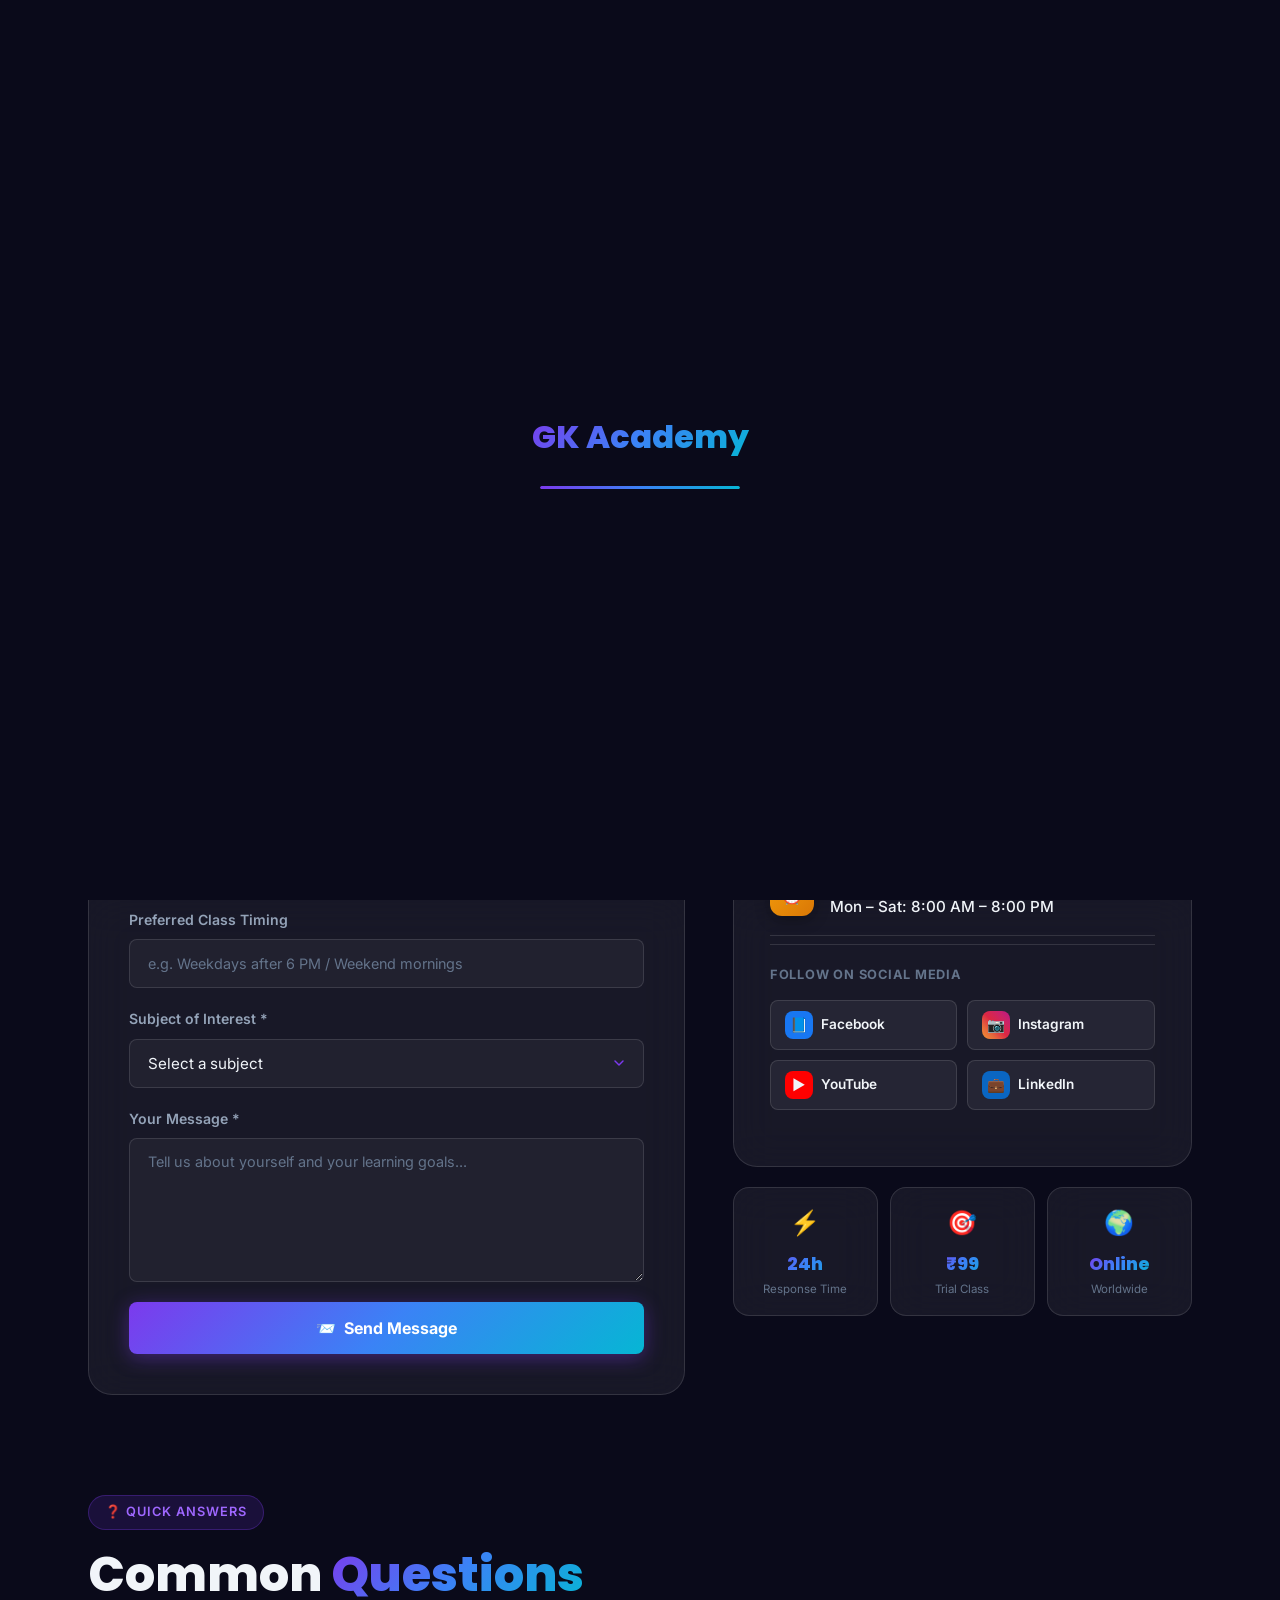
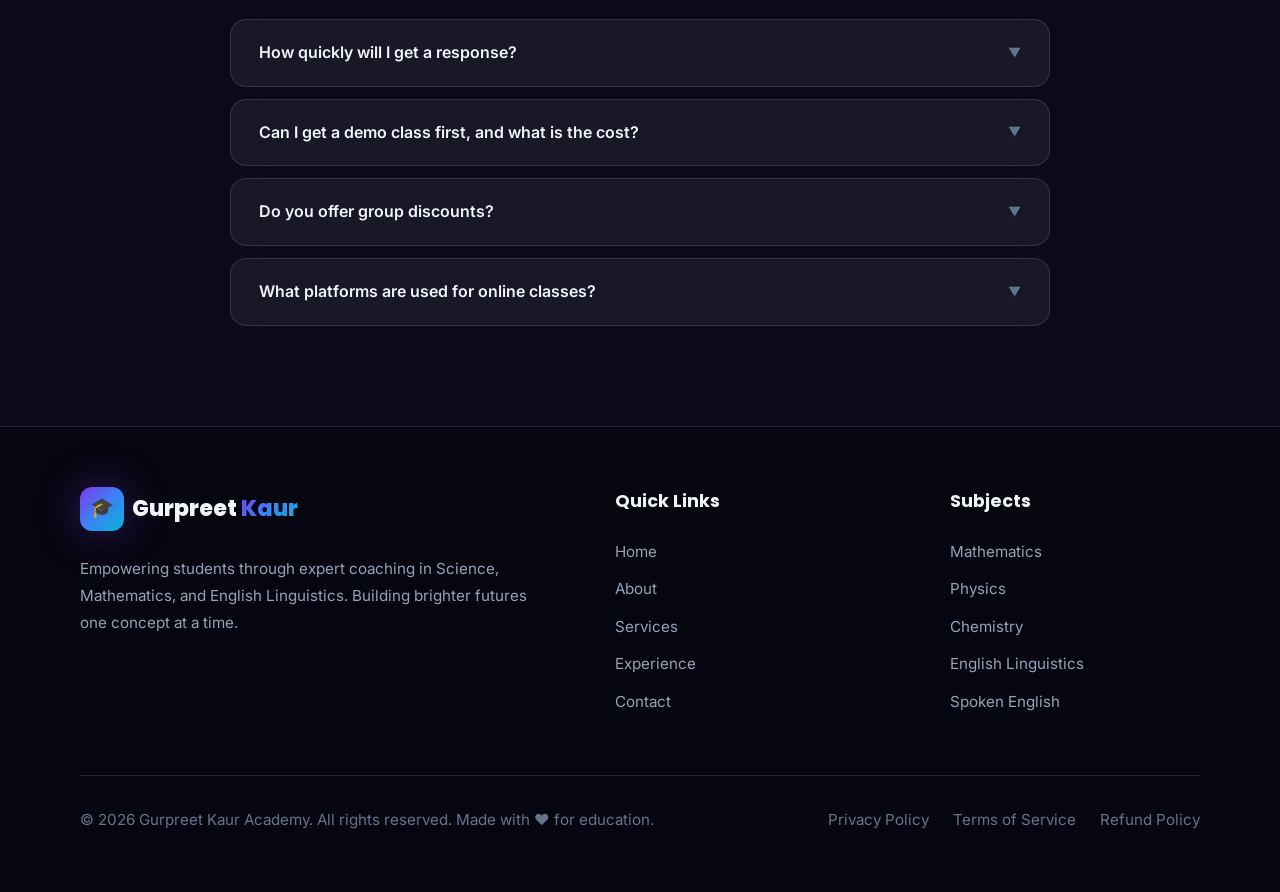
<file: contact.html>
<!DOCTYPE html>
<html lang="en">
<head>
  <meta charset="UTF-8" />
  <meta name="viewport" content="width=device-width, initial-scale=1.0" />
  <title>Contact – Gurpreet Kaur | Book a Session</title>
  <meta name="description" content="Contact Gurpreet Kaur to book a coaching session, try a ₹99 trial class, or inquire about services in Science, Mathematics, and English Linguistics. Quick response." />
  <meta name="keywords" content="Contact Gurpreet Kaur, book a coaching session, ₹99 trial class, demo class, online science tutor, math tutor contact, linguistics classes" />
  <link rel="canonical" href="https://gurpreetkauracademy.com/contact.html" />

  <!-- Open Graph / Facebook -->
  <meta property="og:type" content="website" />
  <meta property="og:url" content="https://gurpreetkauracademy.com/contact.html" />
  <meta property="og:title" content="Contact – Gurpreet Kaur | Book a Session" />
  <meta property="og:description" content="Contact Gurpreet Kaur to book a coaching session, book a ₹99 trial class, or inquire about services in Science, Mathematics, and English Linguistics." />
  <meta property="og:image" content="https://gurpreetkauracademy.com/assets/og-image.jpg" />

  <!-- Twitter -->
  <meta property="twitter:card" content="summary_large_image" />
  <meta property="twitter:url" content="https://gurpreetkauracademy.com/contact.html" />
  <meta property="twitter:title" content="Contact – Gurpreet Kaur | Book a Session" />
  <meta property="twitter:description" content="Contact Gurpreet Kaur to book a coaching session, book a ₹99 trial class, or inquire about services in Science, Mathematics, and English Linguistics." />
  <meta property="twitter:image" content="https://gurpreetkauracademy.com/assets/og-image.jpg" />

  <!-- Preconnect to Google Fonts for performance -->
  <link rel="preconnect" href="https://fonts.googleapis.com">
  <link rel="preconnect" href="https://fonts.gstatic.com" crossorigin>
  <link href="https://fonts.googleapis.com/css2?family=Poppins:wght@300;400;500;600;700;800;900&family=Inter:wght@300;400;500;600;700&display=swap" rel="stylesheet">
  
  <link rel="stylesheet" href="css/style.css" />
  <link rel="stylesheet" href="css/shared.css" />
  <link rel="stylesheet" href="css/contact.css" />
  <link rel="stylesheet" href="css/responsive.css" />
  <link rel="icon" href="data:image/svg+xml,<svg xmlns='http://www.w3.org/2000/svg' viewBox='0 0 100 100'><text y='.9em' font-size='90'>🎓</text></svg>" />

  <!-- Analytics & Tracking (Placeholders) -->
  <script async src="https://www.googletagmanager.com/gtag/js?id=G-XXXXXXXXXX"></script>
  <script>
    window.dataLayer = window.dataLayer || [];
    function gtag(){dataLayer.push(arguments);}
    gtag('js', new Date());
    gtag('config', 'G-XXXXXXXXXX');
  </script>

  <!-- FAQ & Local Business Schema JSON-LD -->
  <script type="application/ld+json">
  [
    {
      "@context": "https://schema.org",
      "@type": "EducationalOrganization",
      "name": "Gurpreet Kaur Academy",
      "url": "https://gurpreetkauracademy.com/",
      "address": {
        "@type": "PostalAddress",
        "addressLocality": "Punjab",
        "addressCountry": "IN"
      },
      "contactPoint": {
        "@type": "ContactPoint",
        "contactType": "customer service",
        "email": "gurpreet@gkacademy.in"
      }
    },
    {
      "@context": "https://schema.org",
      "@type": "FAQPage",
      "mainEntity": [
        {
          "@type": "Question",
          "name": "How quickly will I get a response?",
          "acceptedAnswer": {
            "@type": "Answer",
            "text": "We typically respond within 24 hours via email."
          }
        },
        {
          "@type": "Question",
          "name": "Can I get a demo class first, and what is the cost?",
          "acceptedAnswer": {
            "@type": "Answer",
            "text": "Absolutely! We offer a 45-minute demo/trial session for just ₹99. It is 50% refundable if not satisfied, or 100% adjusted into your plan upon enrollment."
          }
        },
        {
          "@type": "Question",
          "name": "Do you offer group discounts?",
          "acceptedAnswer": {
            "@type": "Answer",
            "text": "Yes! We offer special discounted rates for groups of 3+ students enrolling together."
          }
        },
        {
          "@type": "Question",
          "name": "What platforms are used for online classes?",
          "acceptedAnswer": {
            "@type": "Answer",
            "text": "Online classes are conducted primarily via Zoom or Google Meet with an interactive digital whiteboard."
          }
        }
      ]
    }
  ]
  </script>
</head>
<body>

<div id="loader">
  <div class="loader-logo">GK Academy</div>
  <div class="loader-bar"><div class="loader-bar-fill"></div></div>
</div>

<nav class="navbar" id="navbar">
  <div class="nav-logo">
    <div class="nav-logo-icon">🎓</div>
    <div class="nav-logo-text">Gurpreet <span>Kaur</span></div>
  </div>
  <ul class="nav-links">
    <li><a href="index.html">Home</a></li>
    <li><a href="about.html">About</a></li>
    <li><a href="services.html">Services</a></li>
    <li><a href="experience.html">Experience</a></li>
    <li><a href="contact.html">Contact</a></li>
  </ul>
  <div class="nav-actions">
    <button class="theme-toggle" aria-label="Toggle theme">🌙</button>
    <a href="contact.html" class="nav-cta">Book a Class</a>
  </div>
  <button class="hamburger" id="hamburger" aria-label="Menu"><span></span><span></span><span></span></button>
</nav>
<div class="mobile-nav" id="mobileNav">
  <a href="index.html">Home</a><a href="about.html">About</a><a href="services.html">Services</a><a href="experience.html">Experience</a><a href="contact.html">Contact</a>
</div>

<!-- ── Contact Banner ─────────────────────────────────────────── -->
<section class="contact-banner">
  <canvas id="particles-canvas"></canvas>
  <div class="cb-orb cb-orb1"></div>
  <div class="cb-orb cb-orb2"></div>
  <div class="container banner-container">
    <div class="ab-breadcrumb reveal breadcrumb-center"><a href="index.html">Home</a><span>/</span>Contact</div>
    <h1 class="ab-title reveal delay-1">Get in <span class="gradient-text">Touch</span></h1>
    <p class="ab-subtitle reveal delay-2">Book a session, ask a question, or try a trial class for just ₹99</p>
  </div>
  <div class="ab-wave"><svg viewBox="0 0 1440 100" xmlns="http://www.w3.org/2000/svg" preserveAspectRatio="none"><path d="M0,60 C360,120 1080,0 1440,60 L1440,100 L0,100 Z" fill="var(--bg-dark)"/></svg></div>
</section>

<!-- ── Contact Main ───────────────────────────────────────────── -->
<section class="contact-main">
  <div class="container">
    <div class="contact-grid">

      <!-- Form -->
      <div class="contact-form-wrap reveal-left">
        <div class="form-header">
          <div class="section-tag">✉️ Message Us</div>
          <h2 class="section-title">Send a <span>Message</span></h2>
          <div class="section-divider"></div>
          <p class="contact-desc-para">
            Fill out the form below and we'll get back to you within 24 hours.
          </p>
        </div>

        <form class="contact-form glass-card" id="contactForm" novalidate>
          <div class="form-row">
            <div class="form-group">
              <label class="form-label" for="contactName">Full Name *</label>
              <input type="text" id="contactName" name="name" class="form-input" placeholder="e.g. Arjun Sharma" required />
            </div>
            <div class="form-group">
              <label class="form-label" for="contactEmail">Email Address *</label>
              <input type="email" id="contactEmail" name="email" class="form-input" placeholder="your@email.com" required />
            </div>
          </div>
          <div class="form-group">
            <label class="form-label" for="contactTiming">Preferred Class Timing</label>
            <input type="text" id="contactTiming" name="timing" class="form-input" placeholder="e.g. Weekdays after 6 PM / Weekend mornings" />
          </div>
          <div class="form-group">
            <label class="form-label" for="contactSubject">Subject of Interest *</label>
            <select id="contactSubject" name="subject" class="form-select form-input" required>
              <option value="" disabled selected>Select a subject</option>
              <option value="mathematics">📐 Mathematics Coaching</option>
              <option value="science">🔬 Science Training</option>
              <option value="english">📖 English Linguistics</option>
              <option value="online">💻 Online Classes</option>
              <option value="spoken english">📖 Spoken English</option>
              <option value="demo">🎯 Trial Class (₹99)</option>
              <option value="other">💬 General Inquiry</option>
            </select>
          </div>
          <div class="form-group form-group-full">
            <label class="form-label" for="contactMessage">Your Message *</label>
            <textarea id="contactMessage" name="message" class="form-input form-textarea" rows="6" placeholder="Tell us about yourself and your learning goals..." required></textarea>
          </div>
          <button type="submit" class="btn btn-primary form-submit" id="submitBtn">
            <span>📨</span> Send Message
          </button>
        </form>
      </div>

      <!-- Info Sidebar -->
      <div class="contact-info-wrap reveal-right">
        <div class="contact-info-card glass-card">
          <div class="section-tag">📍 Find Us</div>
          <h3 class="ci-card-heading">Contact <span class="gradient-text">Information</span></h3>

          <div class="ci-item">
            <div class="ci-icon ci-icon-email">📧</div>
            <div>
              <div class="ci-label">Email</div>
              <div class="ci-value">gurpreet@gkacademy.in</div>
            </div>
          </div>
          <div class="ci-item">
            <div class="ci-icon ci-icon-location">📍</div>
            <div>
              <div class="ci-label">Location</div>
              <div class="ci-value">Punjab, India (Online Worldwide)</div>
            </div>
          </div>
          <div class="ci-item">
            <div class="ci-icon ci-icon-hours">⏰</div>
            <div>
              <div class="ci-label">Available Hours</div>
              <div class="ci-value">Mon – Sat: 8:00 AM – 8:00 PM</div>
            </div>
          </div>

          <!-- Social Links -->
          <div class="ci-social">
            <div class="ci-social-title">Follow On Social Media</div>
            <div class="ci-social-links">
              <a href="https://www.facebook.com/share/1Fmma9QYob/" class="ci-social-link" target="_blank" rel="noopener noreferrer" aria-label="Visit Facebook Profile" title="Facebook">
                <span class="csl-icon csl-facebook">📘</span>
                <span class="csl-name">Facebook</span>
              </a>
              <a href="https://www.instagram.com/ms_pari_guru?utm_source=qr&igsh=ZmFnem13cHF1dHNn" class="ci-social-link" target="_blank" rel="noopener noreferrer" aria-label="Visit Instagram Profile" title="Instagram">
                <span class="csl-icon csl-instagram">📷</span>
                <span class="csl-name">Instagram</span>
              </a>
              <a href="https://youtube.com/@gur_upari?si=ROlH-dD-gOG0MvqY" class="ci-social-link" target="_blank" rel="noopener noreferrer" aria-label="Visit YouTube Channel" title="YouTube">
                <span class="csl-icon csl-youtube">▶️</span>
                <span class="csl-name">YouTube</span>
              </a>
              <a href="https://www.linkedin.com/in/gurpreet-kaur-597041238?utm_source=share&utm_campaign=share_via&utm_content=profile&utm_medium=android_app" class="ci-social-link" target="_blank" rel="noopener noreferrer" aria-label="Visit LinkedIn Profile" title="LinkedIn">
                <span class="csl-icon csl-linkedin">💼</span>
                <span class="csl-name">LinkedIn</span>
              </a>
            </div>
          </div>
        </div>

        <!-- Quick Stats -->
        <div class="contact-stats-row">
          <div class="cs-box glass-card">
            <div class="cs-icon">⚡</div>
            <div class="cs-text">
              <div class="cs-num">24h</div>
              <div class="cs-label">Response Time</div>
            </div>
          </div>
          <div class="cs-box glass-card">
            <div class="cs-icon">🎯</div>
            <div class="cs-text">
              <div class="cs-num">₹99</div>
              <div class="cs-label">Trial Class</div>
            </div>
          </div>
          <div class="cs-box glass-card">
            <div class="cs-icon">🌍</div>
            <div class="cs-text">
              <div class="cs-num">Online</div>
              <div class="cs-label">Worldwide</div>
            </div>
          </div>
        </div>
      </div>
    </div>
  </div>
</section>


<!-- ── FAQ Quick ──────────────────────────────────────────────── -->
<section class="contact-faq">
  <div class="container">
    <div class="section-center reveal">
      <div class="section-tag">❓ Quick Answers</div>
      <h2 class="section-title">Common <span>Questions</span></h2>
    </div>
    <div class="faq-list faq-list-narrow">
      <div class="faq-item glass-card reveal delay-1">
        <div class="faq-question"><span>How quickly will I get a response?</span><div class="faq-arrow">▼</div></div>
        <div class="faq-answer"><p>We typically respond within 24 hours via email.</p></div>
      </div>
      <div class="faq-item glass-card reveal delay-2">
        <div class="faq-question"><span>Can I get a demo class first, and what is the cost?</span><div class="faq-arrow">▼</div></div>
        <div class="faq-answer"><p>Absolutely! We offer a 45-minute demo/trial class for all new students for just ₹99. If you aren't satisfied, we offer a 50% refund. If you continue with any selected course plan, the ₹99 will be fully adjusted/deducted from your plan. Simply fill out the form above to schedule yours!</p></div>
      </div>
      <div class="faq-item glass-card reveal delay-3">
        <div class="faq-question"><span>Do you offer group discounts?</span><div class="faq-arrow">▼</div></div>
        <div class="faq-answer"><p>Yes! We offer special discounted rates for groups of 3+ students enrolling together. Contact us to discuss custom group plans and pricing.</p></div>
      </div>
      <div class="faq-item glass-card reveal delay-4">
        <div class="faq-question"><span>What platforms are used for online classes?</span><div class="faq-arrow">▼</div></div>
        <div class="faq-answer"><p>Online classes are conducted primarily via Zoom or Google Meet with an interactive digital whiteboard. All sessions are recorded and shared with students within 24 hours.</p></div>
      </div>
    </div>
  </div>
</section>

<footer class="footer">
  <div class="container">
    <div class="footer-grid">
      <div class="footer-brand">
        <div class="nav-logo">
          <div class="nav-logo-icon">🎓</div>
          <div class="nav-logo-text">Gurpreet <span>Kaur</span></div>
        </div>
        <p>Empowering students through expert coaching in Science, Mathematics, and English Linguistics. Building brighter futures one concept at a time.</p>
      </div>
      <div class="footer-col">
        <h4>Quick Links</h4>
        <ul>
          <li><a href="index.html">Home</a></li>
          <li><a href="about.html">About</a></li>
          <li><a href="services.html">Services</a></li>
          <li><a href="experience.html">Experience</a></li>
          <li><a href="contact.html">Contact</a></li>
        </ul>
      </div>
      <div class="footer-col">
        <h4>Subjects</h4>
        <ul>
          <li><a href="services.html">Mathematics</a></li>
          <li><a href="services.html">Physics</a></li>
          <li><a href="services.html">Chemistry</a></li>
          <li><a href="services.html">English Linguistics</a></li>
          <li><a href="services.html">Spoken English</a></li>
        </ul>
      </div>
    </div>
    <div class="footer-bottom">
      <p>© 2026 Gurpreet Kaur Academy. All rights reserved. Made with ❤️ for education.</p>
      <div class="footer-bottom-links">
        <a href="privacy.html">Privacy Policy</a>
        <a href="terms.html">Terms of Service</a>
        <a href="refund.html">Refund Policy</a>
      </div>
    </div>
  </div>
</footer>

<button class="back-to-top" id="backToTop" aria-label="Back to top">↑</button>
<script src="js/main.js" defer></script>
</body>
</html>
</file>
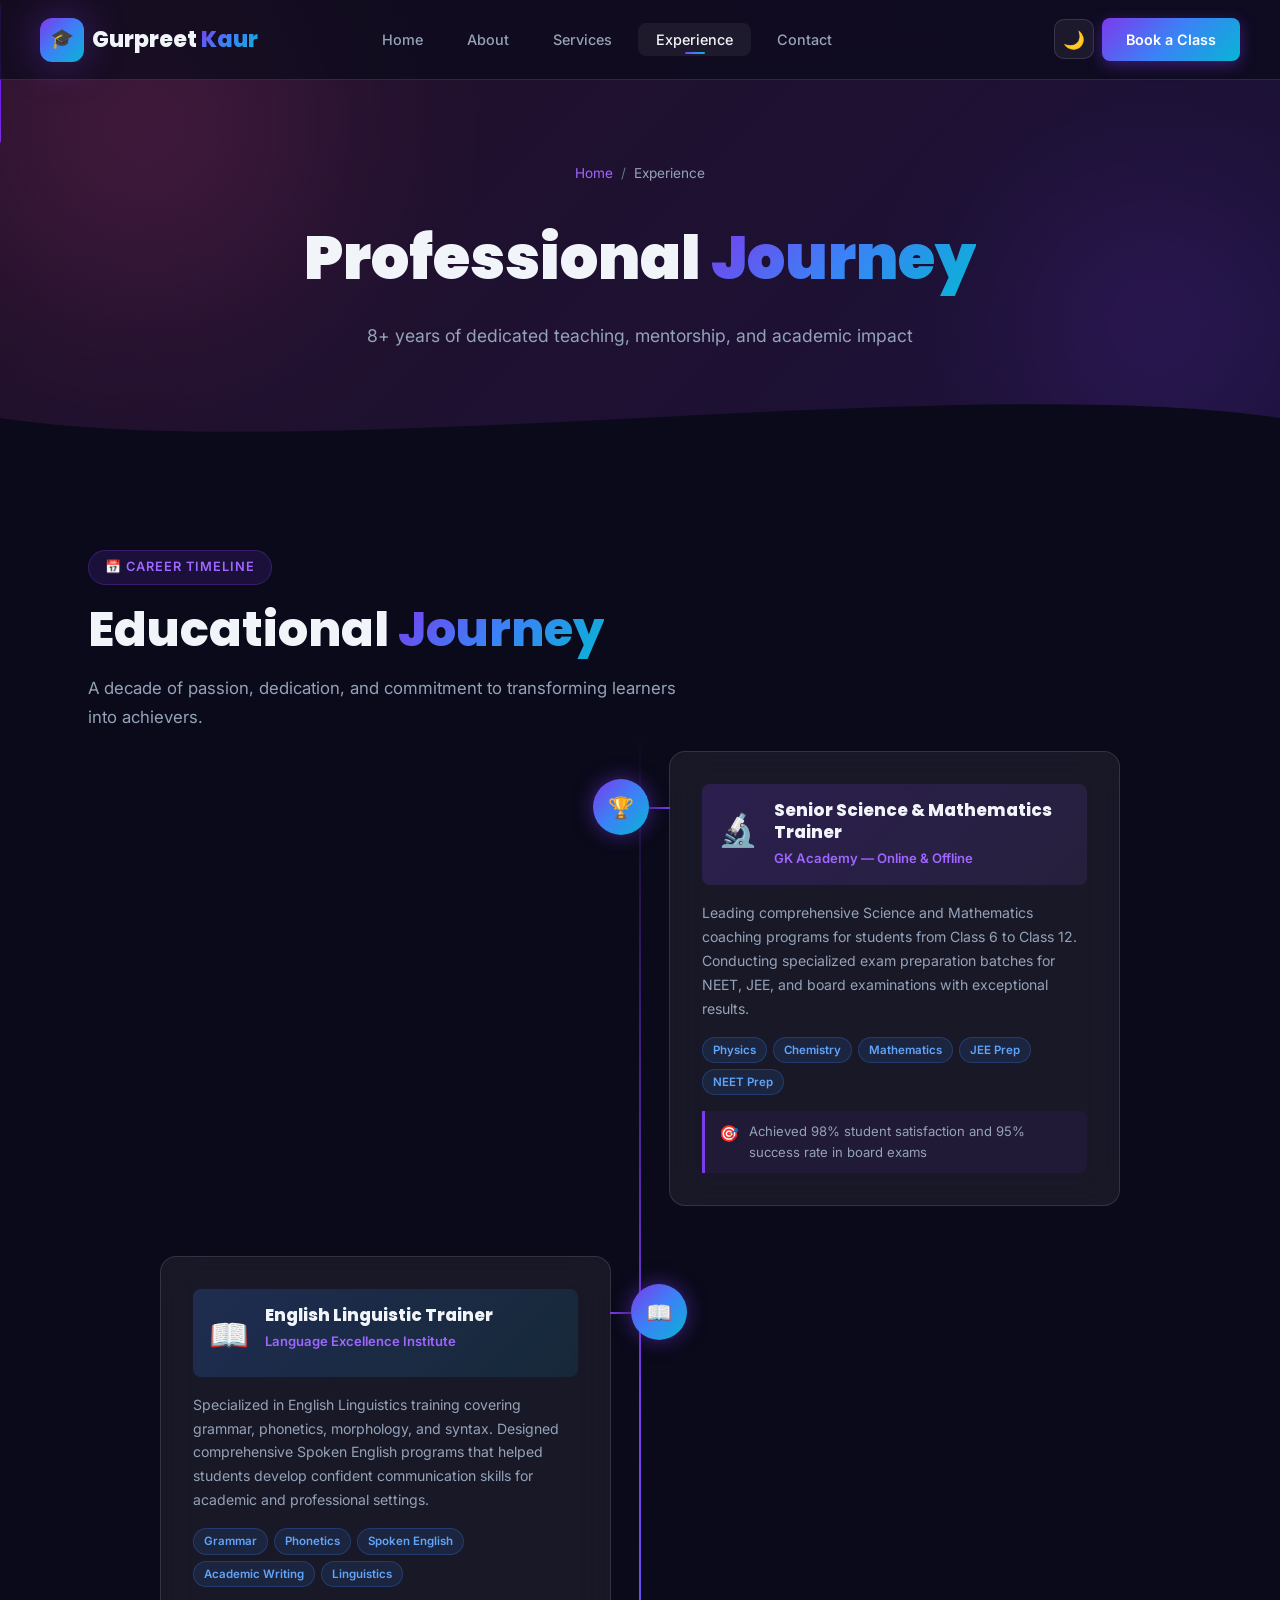
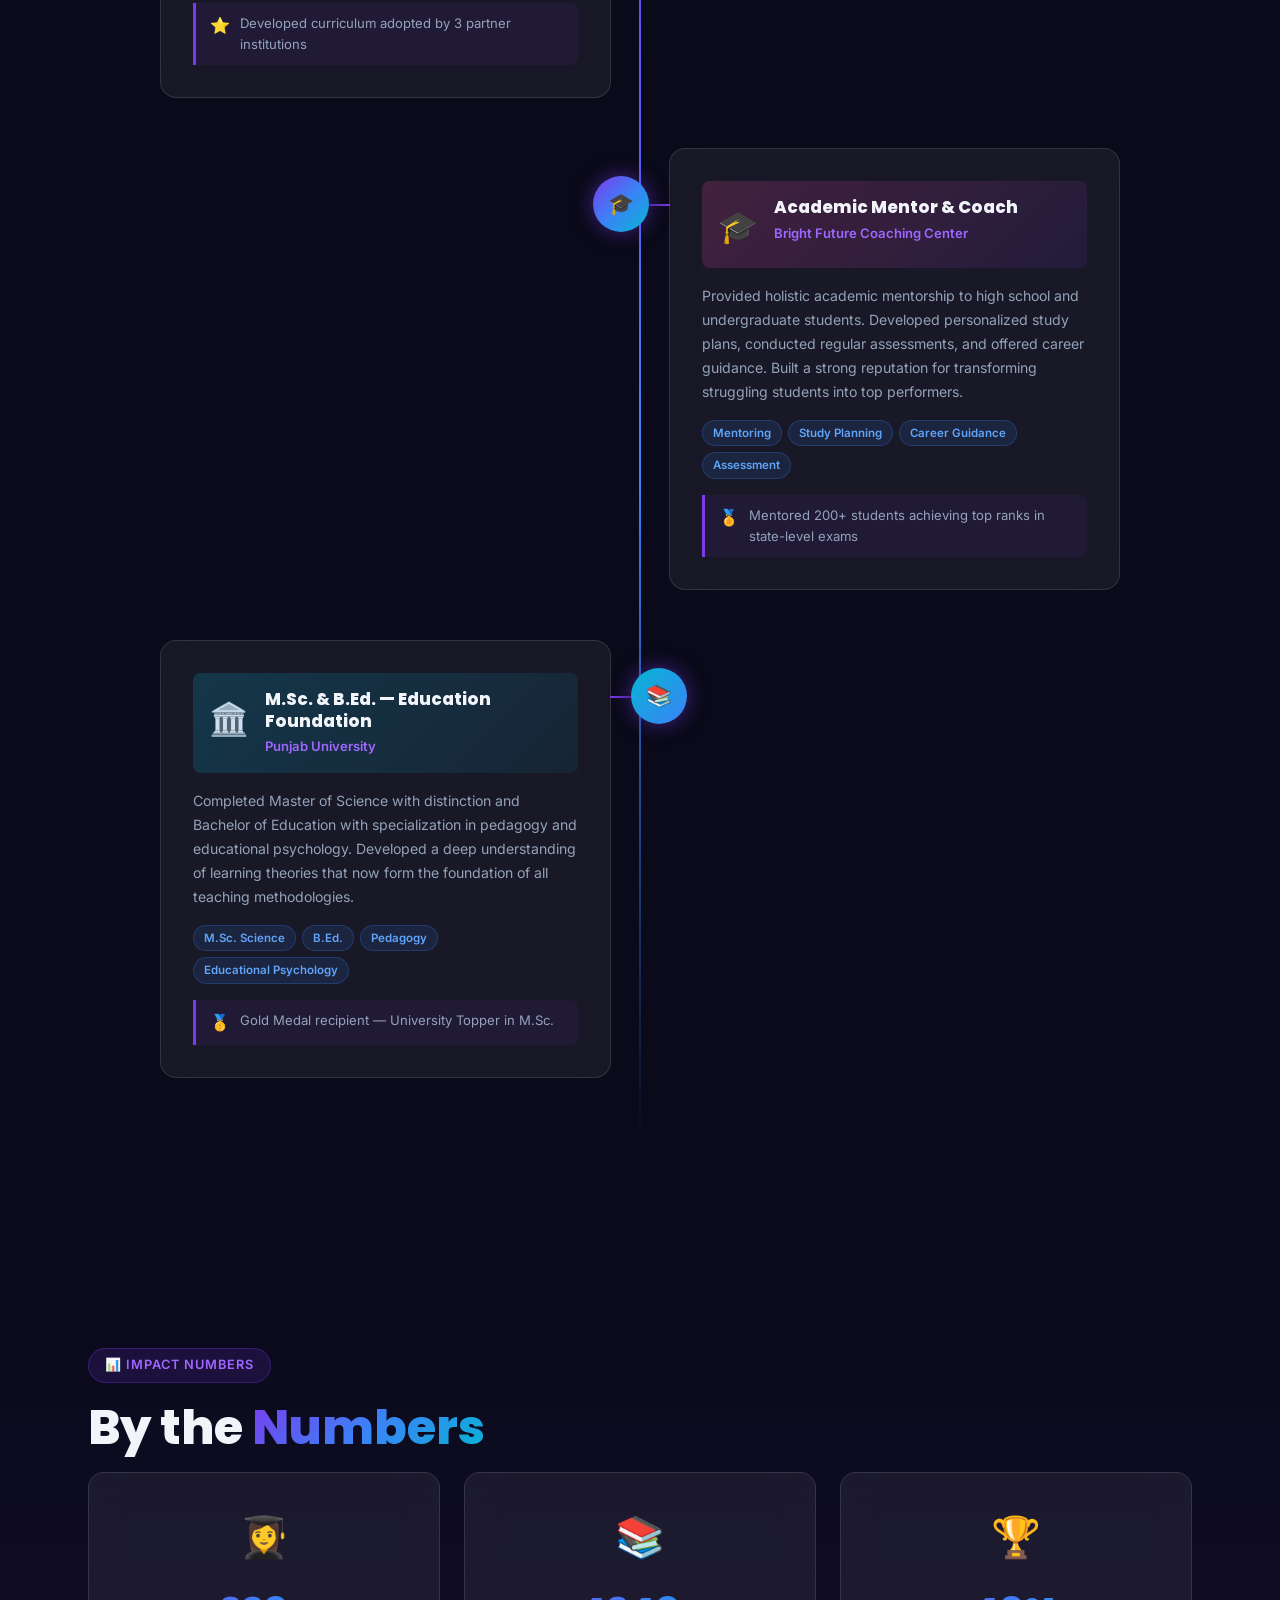
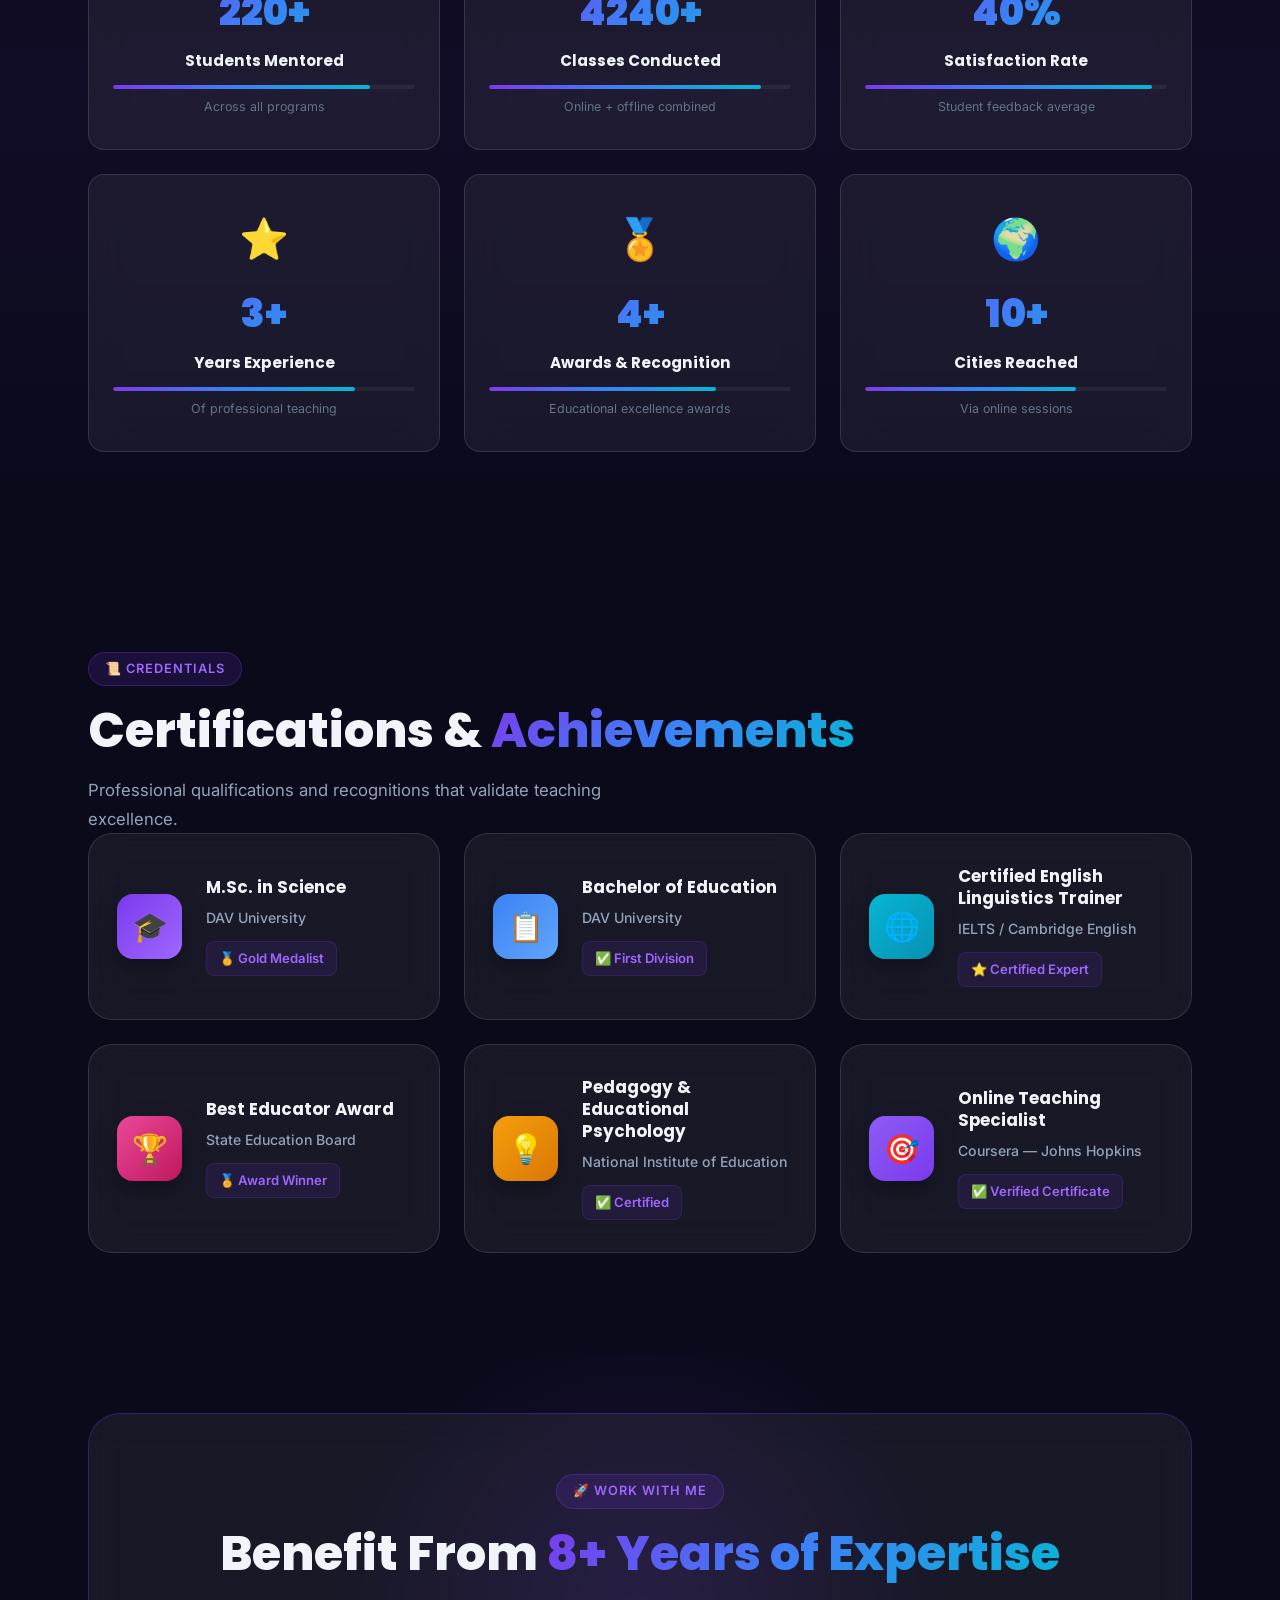
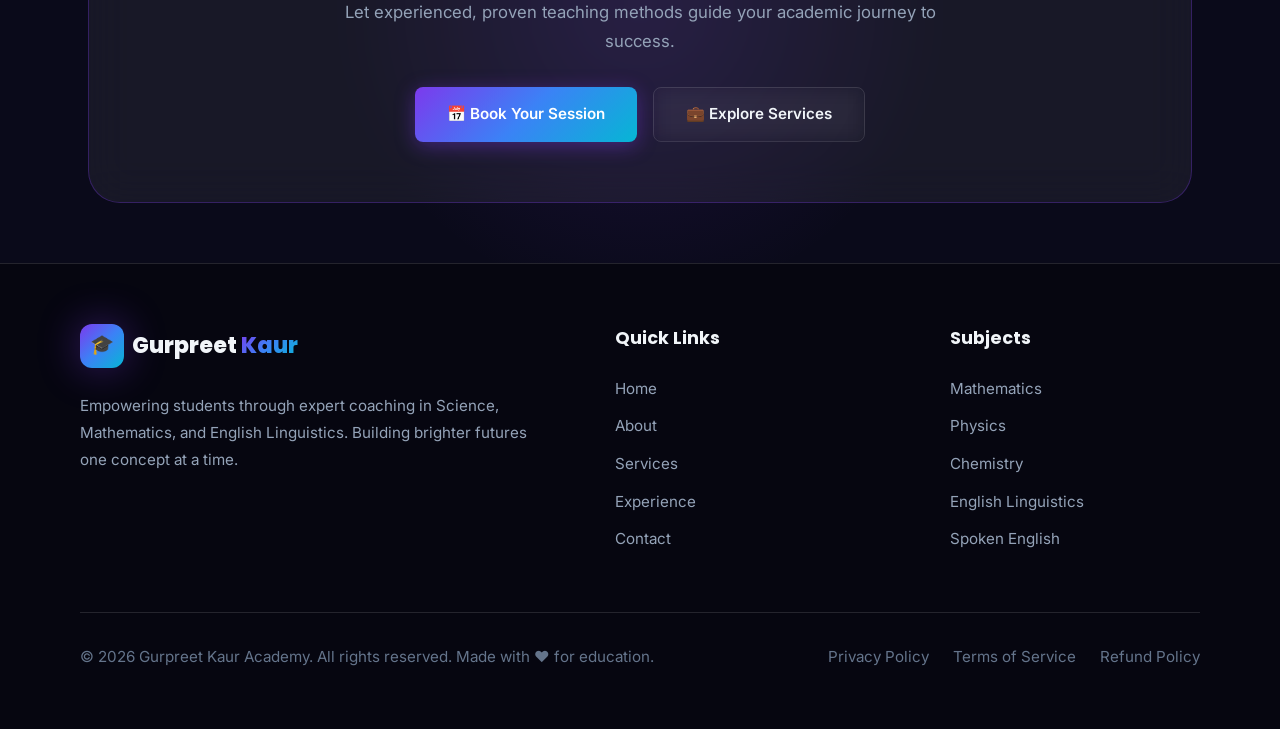
<file: experience.html>
<!DOCTYPE html>
<html lang="en">
<head>
  <meta charset="UTF-8" />
  <meta name="viewport" content="width=device-width, initial-scale=1.0" />
  <title>Experience – Gurpreet Kaur | Professional Journey</title>
  <meta name="description" content="Explore Gurpreet Kaur's professional educational journey — timeline, achievements, certifications, and academic milestones in Science and Mathematics." />
  <meta name="keywords" content="Gurpreet Kaur experience, teaching timeline, educational achievements, science certifications, mathematics milestones" />
  <link rel="canonical" href="https://gurpreetkauracademy.com/experience.html" />

  <!-- Open Graph / Facebook -->
  <meta property="og:type" content="website" />
  <meta property="og:url" content="https://gurpreetkauracademy.com/experience.html" />
  <meta property="og:title" content="Experience – Gurpreet Kaur | Professional Journey" />
  <meta property="og:description" content="Explore Gurpreet Kaur's professional educational journey — timeline, achievements, certifications, and academic milestones." />
  <meta property="og:image" content="https://gurpreetkauracademy.com/assets/og-image.jpg" />

  <!-- Twitter -->
  <meta property="twitter:card" content="summary_large_image" />
  <meta property="twitter:url" content="https://gurpreetkauracademy.com/experience.html" />
  <meta property="twitter:title" content="Experience – Gurpreet Kaur | Professional Journey" />
  <meta property="twitter:description" content="Explore Gurpreet Kaur's professional educational journey — timeline, achievements, certifications, and academic milestones." />
  <meta property="twitter:image" content="https://gurpreetkauracademy.com/assets/og-image.jpg" />

  <!-- Preconnect to Google Fonts for performance -->
  <link rel="preconnect" href="https://fonts.googleapis.com">
  <link rel="preconnect" href="https://fonts.gstatic.com" crossorigin>
  <link href="https://fonts.googleapis.com/css2?family=Poppins:wght@300;400;500;600;700;800;900&family=Inter:wght@300;400;500;600;700&display=swap" rel="stylesheet">
  
  <link rel="stylesheet" href="css/style.css" />
  <link rel="stylesheet" href="css/shared.css" />
  <link rel="stylesheet" href="css/experience.css" />
  <link rel="stylesheet" href="css/responsive.css" />
  <link rel="icon" href="data:image/svg+xml,<svg xmlns='http://www.w3.org/2000/svg' viewBox='0 0 100 100'><text y='.9em' font-size='90'>🎓</text></svg>" />

  <!-- Analytics & Tracking (Placeholders) -->
  <script async src="https://www.googletagmanager.com/gtag/js?id=G-XXXXXXXXXX"></script>
  <script>
    window.dataLayer = window.dataLayer || [];
    function gtag(){dataLayer.push(arguments);}
    gtag('js', new Date());
    gtag('config', 'G-XXXXXXXXXX');
  </script>
</head>
<body>

<div id="loader">
  <div class="loader-logo">GK Academy</div>
  <div class="loader-bar"><div class="loader-bar-fill"></div></div>
</div>

<nav class="navbar" id="navbar">
  <div class="nav-logo">
    <div class="nav-logo-icon">🎓</div>
    <div class="nav-logo-text">Gurpreet <span>Kaur</span></div>
  </div>
  <ul class="nav-links">
    <li><a href="index.html">Home</a></li>
    <li><a href="about.html">About</a></li>
    <li><a href="services.html">Services</a></li>
    <li><a href="experience.html">Experience</a></li>
    <li><a href="contact.html">Contact</a></li>
  </ul>
  <div class="nav-actions">
    <button class="theme-toggle" aria-label="Toggle theme">🌙</button>
    <a href="contact.html" class="nav-cta">Book a Class</a>
  </div>
  <button class="hamburger" id="hamburger" aria-label="Menu"><span></span><span></span><span></span></button>
</nav>
<div class="mobile-nav" id="mobileNav">
  <a href="index.html">Home</a><a href="about.html">About</a><a href="services.html">Services</a><a href="experience.html">Experience</a><a href="contact.html">Contact</a>
</div>

<!-- ── Banner ────────────────────────────────────────────────── -->
<section class="exp-banner">
  <canvas id="particles-canvas"></canvas>
  <div class="eb-orb eb-orb1"></div>
  <div class="eb-orb eb-orb2"></div>
  <div class="container banner-container">
    <div class="ab-breadcrumb reveal breadcrumb-center"><a href="index.html">Home</a><span>/</span>Experience</div>
    <h1 class="ab-title reveal delay-1">Professional <span class="gradient-text">Journey</span></h1>
    <p class="ab-subtitle reveal delay-2">8+ years of dedicated teaching, mentorship, and academic impact</p>
  </div>
  <div class="ab-wave"><svg viewBox="0 0 1440 100" xmlns="http://www.w3.org/2000/svg" preserveAspectRatio="none"><path d="M0,60 C360,120 1080,0 1440,60 L1440,100 L0,100 Z" fill="var(--bg-dark)"/></svg></div>
</section>

<!-- ── Timeline ───────────────────────────────────────────────── -->
<section class="timeline-section">
  <div class="container">
    <div class="section-center reveal">
      <div class="section-tag">📅 Career Timeline</div>
      <h2 class="section-title">Educational <span>Journey</span></h2>
      <p class="section-subtitle">A decade of passion, dedication, and commitment to transforming learners into achievers.</p>
    </div>

    <div class="timeline">
      <!-- Timeline Item 1 -->
      <div class="tl-item tl-right reveal">
        <div class="tl-dot">
          <div class="tl-dot-inner">🏆</div>
        </div>
        <div class="tl-card glass-card">
          <div class="tl-icon-header tl-header-purple">
            <div class="tl-emoji">🔬</div>
            <div>
              <h3>Senior Science & Mathematics Trainer</h3>
              <p class="tl-org">GK Academy — Online & Offline</p>
            </div>
          </div>
          <p class="tl-desc">Leading comprehensive Science and Mathematics coaching programs for students from Class 6 to Class 12. Conducting specialized exam preparation batches for NEET, JEE, and board examinations with exceptional results.</p>
          <div class="tl-tags">
            <span>Physics</span><span>Chemistry</span><span>Mathematics</span><span>JEE Prep</span><span>NEET Prep</span>
          </div>
          <div class="tl-achievement">
            <span class="ta-icon">🎯</span>
            <span>Achieved 98% student satisfaction and 95% success rate in board exams</span>
          </div>
        </div>
      </div>

      <!-- Timeline Item 2 -->
      <div class="tl-item tl-left reveal delay-1">
        <div class="tl-dot">
          <div class="tl-dot-inner">📖</div>
        </div>
        <div class="tl-card glass-card">
          <div class="tl-icon-header tl-header-blue">
            <div class="tl-emoji">📖</div>
            <div>
              <h3>English Linguistic Trainer</h3>
              <p class="tl-org">Language Excellence Institute</p>
            </div>
          </div>
          <p class="tl-desc">Specialized in English Linguistics training covering grammar, phonetics, morphology, and syntax. Designed comprehensive Spoken English programs that helped students develop confident communication skills for academic and professional settings.</p>
          <div class="tl-tags">
            <span>Grammar</span><span>Phonetics</span><span>Spoken English</span><span>Academic Writing</span><span>Linguistics</span>
          </div>
          <div class="tl-achievement">
            <span class="ta-icon">⭐</span>
            <span>Developed curriculum adopted by 3 partner institutions</span>
          </div>
        </div>
      </div>

      <!-- Timeline Item 3 -->
      <div class="tl-item tl-right reveal delay-2">
        <div class="tl-dot">
          <div class="tl-dot-inner">🎓</div>
        </div>
        <div class="tl-card glass-card">
          <div class="tl-icon-header tl-header-pink">
            <div class="tl-emoji">🎓</div>
            <div>
              <h3>Academic Mentor & Coach</h3>
              <p class="tl-org">Bright Future Coaching Center</p>
            </div>
          </div>
          <p class="tl-desc">Provided holistic academic mentorship to high school and undergraduate students. Developed personalized study plans, conducted regular assessments, and offered career guidance. Built a strong reputation for transforming struggling students into top performers.</p>
          <div class="tl-tags">
            <span>Mentoring</span><span>Study Planning</span><span>Career Guidance</span><span>Assessment</span>
          </div>
          <div class="tl-achievement">
            <span class="ta-icon">🏅</span>
            <span>Mentored 200+ students achieving top ranks in state-level exams</span>
          </div>
        </div>
      </div>

      <!-- Timeline Item 4 — Education -->
      <div class="tl-item tl-left reveal delay-3">
        <div class="tl-dot tl-dot-edu">
          <div class="tl-dot-inner">📚</div>
        </div>
        <div class="tl-card glass-card">
          <div class="tl-icon-header tl-header-cyan">
            <div class="tl-emoji">🏛️</div>
            <div>
              <h3>M.Sc. & B.Ed. — Education Foundation</h3>
              <p class="tl-org">Punjab University</p>
            </div>
          </div>
          <p class="tl-desc">Completed Master of Science with distinction and Bachelor of Education with specialization in pedagogy and educational psychology. Developed a deep understanding of learning theories that now form the foundation of all teaching methodologies.</p>
          <div class="tl-tags">
            <span>M.Sc. Science</span><span>B.Ed.</span><span>Pedagogy</span><span>Educational Psychology</span>
          </div>
          <div class="tl-achievement">
            <span class="ta-icon">🥇</span>
            <span>Gold Medal recipient — University Topper in M.Sc.</span>
          </div>
        </div>
      </div>
    </div>
  </div>
</section>

<!-- ── Stats Section ──────────────────────────────────────────── -->
<section class="exp-stats">
  <div class="exp-stats-bg"></div>
  <div class="container">
    <div class="section-center reveal">
      <div class="section-tag">📊 Impact Numbers</div>
      <h2 class="section-title">By the <span>Numbers</span></h2>
    </div>
    <div class="exp-stats-grid">
      <div class="exp-stat-card glass-card tilt-card reveal delay-1">
        <div class="esc-icon">👩‍🎓</div>
        <div class="counter esc-num" data-target="500" data-suffix="+">0+</div>
        <div class="esc-title">Students Mentored</div>
        <div class="esc-bar"><div class="esc-bar-fill esc-fill-85"></div></div>
        <div class="esc-sub">Across all programs</div>
      </div>
      <div class="exp-stat-card glass-card tilt-card reveal delay-2">
        <div class="esc-icon">📚</div>
        <div class="counter esc-num" data-target="10000" data-suffix="+">0+</div>
        <div class="esc-title">Classes Conducted</div>
        <div class="esc-bar"><div class="esc-bar-fill esc-fill-90"></div></div>
        <div class="esc-sub">Online + offline combined</div>
      </div>
      <div class="exp-stat-card glass-card tilt-card reveal delay-3">
        <div class="esc-icon">🏆</div>
        <div class="counter esc-num" data-target="95" data-suffix="%">0%</div>
        <div class="esc-title">Satisfaction Rate</div>
        <div class="esc-bar"><div class="esc-bar-fill esc-fill-95"></div></div>
        <div class="esc-sub">Student feedback average</div>
      </div>
      <div class="exp-stat-card glass-card tilt-card reveal delay-4">
        <div class="esc-icon">⭐</div>
        <div class="counter esc-num" data-target="8" data-suffix="+">0+</div>
        <div class="esc-title">Years Experience</div>
        <div class="esc-bar"><div class="esc-bar-fill esc-fill-80"></div></div>
        <div class="esc-sub">Of professional teaching</div>
      </div>
      <div class="exp-stat-card glass-card tilt-card reveal delay-5">
        <div class="esc-icon">🏅</div>
        <div class="counter esc-num" data-target="12" data-suffix="+">0+</div>
        <div class="esc-title">Awards & Recognition</div>
        <div class="esc-bar"><div class="esc-bar-fill esc-fill-75"></div></div>
        <div class="esc-sub">Educational excellence awards</div>
      </div>
      <div class="exp-stat-card glass-card tilt-card reveal delay-1">
        <div class="esc-icon">🌍</div>
        <div class="counter esc-num" data-target="25" data-suffix="+">0+</div>
        <div class="esc-title">Cities Reached</div>
        <div class="esc-bar"><div class="esc-bar-fill esc-fill-70"></div></div>
        <div class="esc-sub">Via online sessions</div>
      </div>
    </div>
  </div>
</section>

<!-- ── Certifications ─────────────────────────────────────────── -->
<section class="certifications">
  <div class="container">
    <div class="section-center reveal">
      <div class="section-tag">📜 Credentials</div>
      <h2 class="section-title">Certifications &amp; <span>Achievements</span></h2>
      <p class="section-subtitle">Professional qualifications and recognitions that validate teaching excellence.</p>
    </div>
    <div class="cert-grid">
      <div class="cert-card glass-card tilt-card reveal delay-1">
        <div class="cert-icon cert-icon-purple">🎓</div>
        <div class="cert-body">
          <div class="cert-title">M.Sc. in Science</div>
          <div class="cert-org">DAV University</div>
          <div class="cert-medal">🥇 Gold Medalist</div>
        </div>
      </div>
      <div class="cert-card glass-card tilt-card reveal delay-2">
        <div class="cert-icon cert-icon-blue">📋</div>
        <div class="cert-body">
          <div class="cert-title">Bachelor of Education</div>
          <div class="cert-org">DAV University</div>
          <div class="cert-medal">✅ First Division</div>
        </div>
      </div>
      <div class="cert-card glass-card tilt-card reveal delay-3">
        <div class="cert-icon cert-icon-cyan">🌐</div>
        <div class="cert-body">
          <div class="cert-title">Certified English Linguistics Trainer</div>
          <div class="cert-org">IELTS / Cambridge English</div>
          <div class="cert-medal">⭐ Certified Expert</div>
        </div>
      </div>
      <div class="cert-card glass-card tilt-card reveal delay-4">
        <div class="cert-icon cert-icon-pink">🏆</div>
        <div class="cert-body">
          <div class="cert-title">Best Educator Award</div>
          <div class="cert-org">State Education Board</div>
          <div class="cert-medal">🏅 Award Winner</div>
        </div>
      </div>
      <div class="cert-card glass-card tilt-card reveal delay-5">
        <div class="cert-icon cert-icon-amber">💡</div>
        <div class="cert-body">
          <div class="cert-title">Pedagogy & Educational Psychology</div>
          <div class="cert-org">National Institute of Education</div>
          <div class="cert-medal">✅ Certified</div>
        </div>
      </div>
      <div class="cert-card glass-card tilt-card reveal delay-1">
        <div class="cert-icon cert-icon-violet">🎯</div>
        <div class="cert-body">
          <div class="cert-title">Online Teaching Specialist</div>
          <div class="cert-org">Coursera — Johns Hopkins</div>
          <div class="cert-medal">✅ Verified Certificate</div>
        </div>
      </div>
    </div>
  </div>
</section>

<!-- CTA -->
<section class="cta-section cta-section-spaced">
  <div class="cta-bg-orb"></div>
  <div class="container">
    <div class="cta-inner glass-card reveal">
      <div class="section-tag cta-section-tag">🚀 Work With Me</div>
      <h2 class="section-title cta-title-centered">Benefit From <span>8+ Years of Expertise</span></h2>
      <p class="section-subtitle cta-subtitle-centered">Let experienced, proven teaching methods guide your academic journey to success.</p>
      <div class="cta-btn-row">
        <a href="contact.html" class="btn btn-primary">📅 Book Your Session</a>
        <a href="services.html" class="btn btn-outline">💼 Explore Services</a>
      </div>
    </div>
  </div>
</section>

<footer class="footer">
  <div class="container">
    <div class="footer-grid">
      <div class="footer-brand">
        <div class="nav-logo">
          <div class="nav-logo-icon">🎓</div>
          <div class="nav-logo-text">Gurpreet <span>Kaur</span></div>
        </div>
        <p>Empowering students through expert coaching in Science, Mathematics, and English Linguistics. Building brighter futures one concept at a time.</p>
      </div>
      <div class="footer-col">
        <h4>Quick Links</h4>
        <ul>
          <li><a href="index.html">Home</a></li>
          <li><a href="about.html">About</a></li>
          <li><a href="services.html">Services</a></li>
          <li><a href="experience.html">Experience</a></li>
          <li><a href="contact.html">Contact</a></li>
        </ul>
      </div>
      <div class="footer-col">
        <h4>Subjects</h4>
        <ul>
          <li><a href="services.html">Mathematics</a></li>
          <li><a href="services.html">Physics</a></li>
          <li><a href="services.html">Chemistry</a></li>
          <li><a href="services.html">English Linguistics</a></li>
          <li><a href="services.html">Spoken English</a></li>
        </ul>
      </div>
    </div>
    <div class="footer-bottom">
      <p>© 2026 Gurpreet Kaur Academy. All rights reserved. Made with ❤️ for education.</p>
      <div class="footer-bottom-links">
        <a href="privacy.html">Privacy Policy</a>
        <a href="terms.html">Terms of Service</a>
        <a href="refund.html">Refund Policy</a>
      </div>
    </div>
  </div>
</footer>

<button class="back-to-top" id="backToTop" aria-label="Back to top">↑</button>
<script src="js/main.js" defer></script>
</body>
</html>
</file>
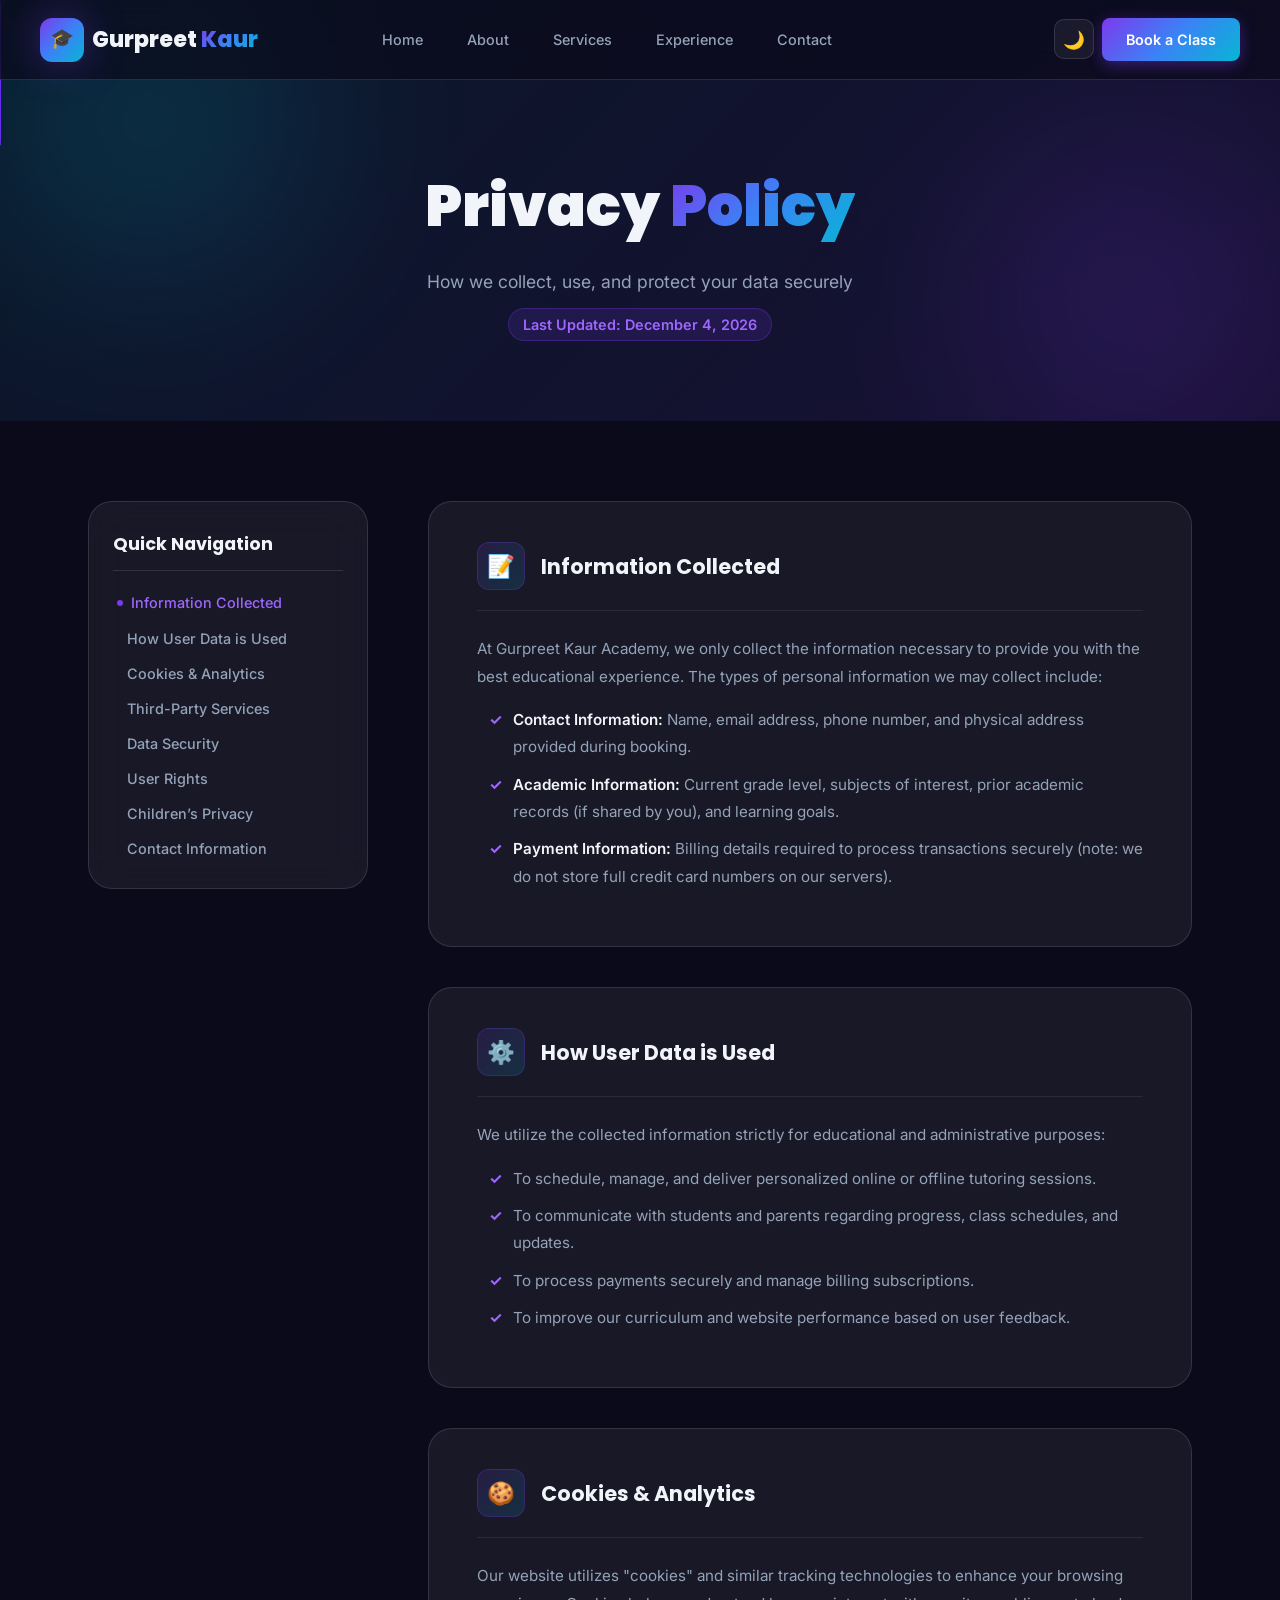
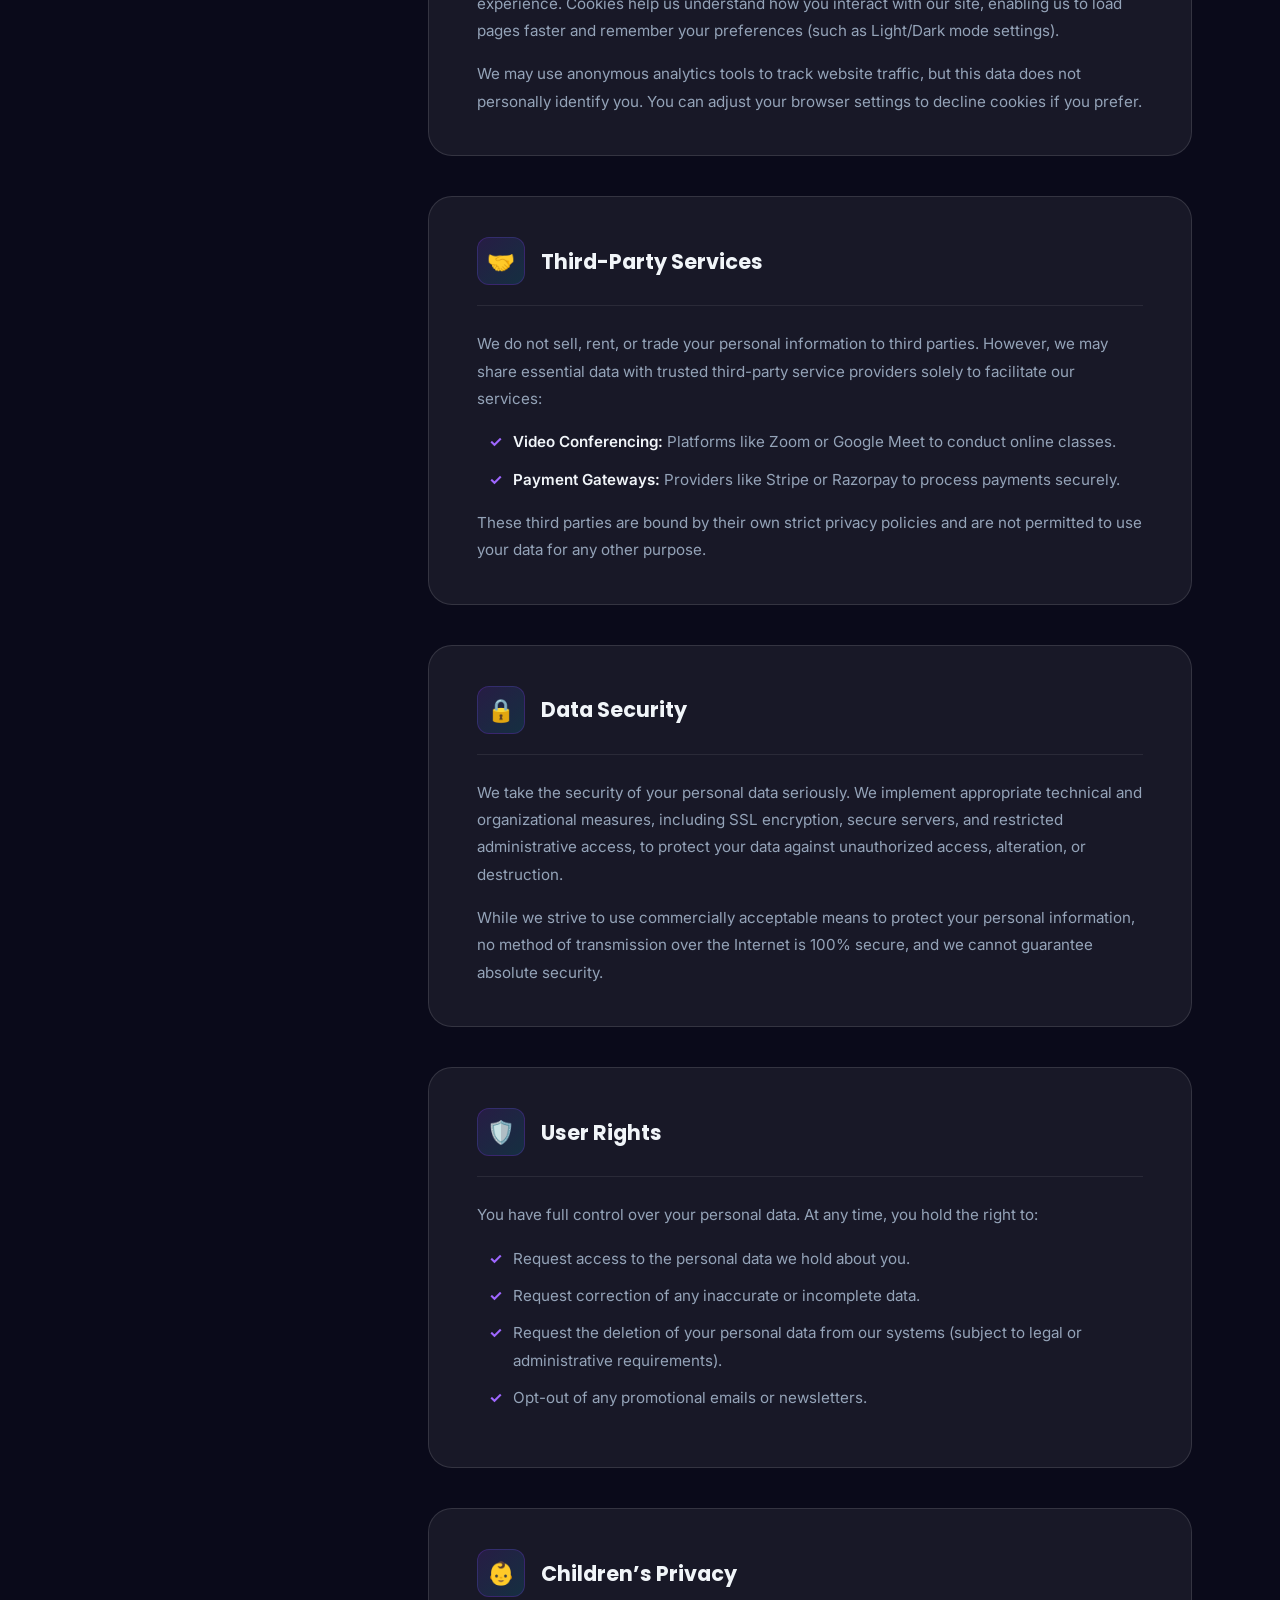
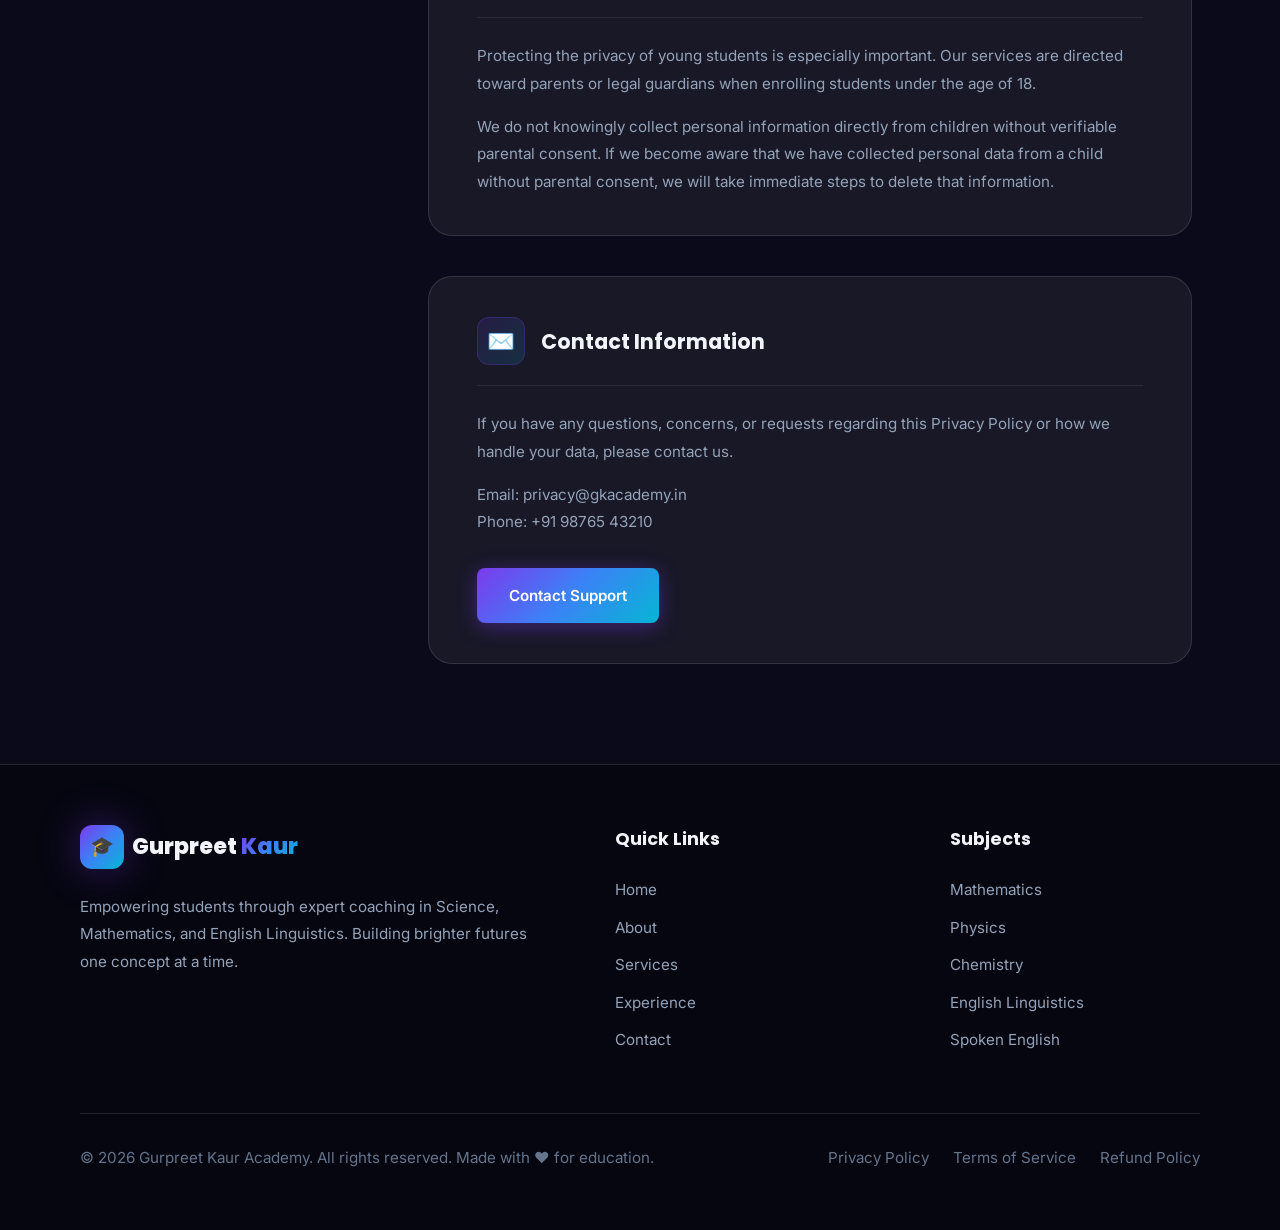
<file: privacy.html>
<!DOCTYPE html>
<html lang="en">
<head>
  <meta charset="UTF-8" />
  <meta name="viewport" content="width=device-width, initial-scale=1.0" />
  <title>Privacy Policy – Gurpreet Kaur | Online Education</title>
  <meta name="description" content="Privacy Policy for Gurpreet Kaur Academy. Learn how we collect, use, and protect your data while using our educational services." />
  <meta name="keywords" content="Privacy Policy, Gurpreet Kaur Academy, data protection, student privacy" />
  <link rel="canonical" href="https://gurpreetkauracademy.com/privacy.html" />

  <!-- Open Graph / Facebook -->
  <meta property="og:type" content="website" />
  <meta property="og:url" content="https://gurpreetkauracademy.com/privacy.html" />
  <meta property="og:title" content="Privacy Policy – Gurpreet Kaur | Online Education" />
  <meta property="og:description" content="Privacy Policy for Gurpreet Kaur Academy. Learn how we collect, use, and protect your data." />
  <meta property="og:image" content="https://gurpreetkauracademy.com/assets/og-image.jpg" />

  <!-- Twitter -->
  <meta property="twitter:card" content="summary_large_image" />
  <meta property="twitter:url" content="https://gurpreetkauracademy.com/privacy.html" />
  <meta property="twitter:title" content="Privacy Policy – Gurpreet Kaur | Online Education" />
  <meta property="twitter:description" content="Privacy Policy for Gurpreet Kaur Academy. Learn how we collect, use, and protect your data." />
  <meta property="twitter:image" content="https://gurpreetkauracademy.com/assets/og-image.jpg" />

  <!-- Preconnect to Google Fonts for performance -->
  <link rel="preconnect" href="https://fonts.googleapis.com">
  <link rel="preconnect" href="https://fonts.gstatic.com" crossorigin>
  <link href="https://fonts.googleapis.com/css2?family=Poppins:wght@300;400;500;600;700;800;900&family=Inter:wght@300;400;500;600;700&display=swap" rel="stylesheet">
  
  <link rel="stylesheet" href="css/style.css" />
  <link rel="stylesheet" href="css/legal.css" />
  <link rel="stylesheet" href="css/responsive.css" />
  <link rel="icon" href="data:image/svg+xml,<svg xmlns='http://www.w3.org/2000/svg' viewBox='0 0 100 100'><text y='.9em' font-size='90'>🎓</text></svg>" />

  <!-- Analytics & Tracking (Placeholders) -->
  <script async src="https://www.googletagmanager.com/gtag/js?id=G-XXXXXXXXXX"></script>
  <script>
    window.dataLayer = window.dataLayer || [];
    function gtag(){dataLayer.push(arguments);}
    gtag('js', new Date());
    gtag('config', 'G-XXXXXXXXXX');
  </script>
</head>
<body>

<div id="loader">
  <div class="loader-logo">GK Academy</div>
  <div class="loader-bar"><div class="loader-bar-fill"></div></div>
</div>

<nav class="navbar" id="navbar">
  <div class="nav-logo">
    <div class="nav-logo-icon">🎓</div>
    <div class="nav-logo-text">Gurpreet <span>Kaur</span></div>
  </div>
  <ul class="nav-links">
    <li><a href="index.html">Home</a></li>
    <li><a href="about.html">About</a></li>
    <li><a href="services.html">Services</a></li>
    <li><a href="experience.html">Experience</a></li>
    <li><a href="contact.html">Contact</a></li>
  </ul>
  <div class="nav-actions">
    <button class="theme-toggle" aria-label="Toggle theme">🌙</button>
    <a href="contact.html" class="nav-cta">Book a Class</a>
  </div>
  <button class="hamburger" id="hamburger" aria-label="Menu"><span></span><span></span><span></span></button>
</nav>
<div class="mobile-nav" id="mobileNav">
  <a href="index.html">Home</a><a href="about.html">About</a><a href="services.html">Services</a><a href="experience.html">Experience</a><a href="contact.html">Contact</a>
</div>

<!-- ── Banner ────────────────────────────────────────────────── -->
<section class="legal-banner">
  <canvas id="particles-canvas"></canvas>
  <div class="lb-orb lb-orb1"></div>
  <div class="lb-orb lb-orb2"></div>
  <div class="container" style="position:relative;z-index:1;">
    <h1 class="lb-title reveal">Privacy <span class="gradient-text">Policy</span></h1>
    <p class="lb-subtitle reveal delay-1">How we collect, use, and protect your data securely</p>
    <div class="lb-date reveal delay-2">Last Updated: <span id="last-updated">May 16, 2026</span></div>
  </div>
</section>

<!-- ── Main Content ───────────────────────────────────────────── -->
<section class="legal-main">
  <div class="container">
    <div class="legal-grid">
      
      <!-- Sidebar -->
      <aside class="legal-sidebar reveal-left">
        <div class="ls-title">Quick Navigation</div>
        <nav class="ls-nav">
          <a href="#information" class="ls-link">Information Collected</a>
          <a href="#usage" class="ls-link">How User Data is Used</a>
          <a href="#cookies" class="ls-link">Cookies & Analytics</a>
          <a href="#third-party" class="ls-link">Third-Party Services</a>
          <a href="#security" class="ls-link">Data Security</a>
          <a href="#rights" class="ls-link">User Rights</a>
          <a href="#children" class="ls-link">Children’s Privacy</a>
          <a href="#contact" class="ls-link">Contact Information</a>
        </nav>
      </aside>

      <!-- Content Area -->
      <div class="legal-content reveal-right">
        
        <div id="information" class="legal-card">
          <div class="lc-header">
            <div class="lc-icon">📝</div>
            <h2 class="lc-title">Information Collected</h2>
          </div>
          <div class="lc-body">
            <p>At Gurpreet Kaur Academy, we only collect the information necessary to provide you with the best educational experience. The types of personal information we may collect include:</p>
            <ul>
              <li><strong>Contact Information:</strong> Name, email address, phone number, and physical address provided during booking.</li>
              <li><strong>Academic Information:</strong> Current grade level, subjects of interest, prior academic records (if shared by you), and learning goals.</li>
              <li><strong>Payment Information:</strong> Billing details required to process transactions securely (note: we do not store full credit card numbers on our servers).</li>
            </ul>
          </div>
        </div>

        <div id="usage" class="legal-card">
          <div class="lc-header">
            <div class="lc-icon">⚙️</div>
            <h2 class="lc-title">How User Data is Used</h2>
          </div>
          <div class="lc-body">
            <p>We utilize the collected information strictly for educational and administrative purposes:</p>
            <ul>
              <li>To schedule, manage, and deliver personalized online or offline tutoring sessions.</li>
              <li>To communicate with students and parents regarding progress, class schedules, and updates.</li>
              <li>To process payments securely and manage billing subscriptions.</li>
              <li>To improve our curriculum and website performance based on user feedback.</li>
            </ul>
          </div>
        </div>

        <div id="cookies" class="legal-card">
          <div class="lc-header">
            <div class="lc-icon">🍪</div>
            <h2 class="lc-title">Cookies & Analytics</h2>
          </div>
          <div class="lc-body">
            <p>Our website utilizes "cookies" and similar tracking technologies to enhance your browsing experience. Cookies help us understand how you interact with our site, enabling us to load pages faster and remember your preferences (such as Light/Dark mode settings).</p>
            <p>We may use anonymous analytics tools to track website traffic, but this data does not personally identify you. You can adjust your browser settings to decline cookies if you prefer.</p>
          </div>
        </div>

        <div id="third-party" class="legal-card">
          <div class="lc-header">
            <div class="lc-icon">🤝</div>
            <h2 class="lc-title">Third-Party Services</h2>
          </div>
          <div class="lc-body">
            <p>We do not sell, rent, or trade your personal information to third parties. However, we may share essential data with trusted third-party service providers solely to facilitate our services:</p>
            <ul>
              <li><strong>Video Conferencing:</strong> Platforms like Zoom or Google Meet to conduct online classes.</li>
              <li><strong>Payment Gateways:</strong> Providers like Stripe or Razorpay to process payments securely.</li>
            </ul>
            <p>These third parties are bound by their own strict privacy policies and are not permitted to use your data for any other purpose.</p>
          </div>
        </div>

        <div id="security" class="legal-card">
          <div class="lc-header">
            <div class="lc-icon">🔒</div>
            <h2 class="lc-title">Data Security</h2>
          </div>
          <div class="lc-body">
            <p>We take the security of your personal data seriously. We implement appropriate technical and organizational measures, including SSL encryption, secure servers, and restricted administrative access, to protect your data against unauthorized access, alteration, or destruction.</p>
            <p>While we strive to use commercially acceptable means to protect your personal information, no method of transmission over the Internet is 100% secure, and we cannot guarantee absolute security.</p>
          </div>
        </div>

        <div id="rights" class="legal-card">
          <div class="lc-header">
            <div class="lc-icon">🛡️</div>
            <h2 class="lc-title">User Rights</h2>
          </div>
          <div class="lc-body">
            <p>You have full control over your personal data. At any time, you hold the right to:</p>
            <ul>
              <li>Request access to the personal data we hold about you.</li>
              <li>Request correction of any inaccurate or incomplete data.</li>
              <li>Request the deletion of your personal data from our systems (subject to legal or administrative requirements).</li>
              <li>Opt-out of any promotional emails or newsletters.</li>
            </ul>
          </div>
        </div>

        <div id="children" class="legal-card">
          <div class="lc-header">
            <div class="lc-icon">👶</div>
            <h2 class="lc-title">Children’s Privacy</h2>
          </div>
          <div class="lc-body">
            <p>Protecting the privacy of young students is especially important. Our services are directed toward parents or legal guardians when enrolling students under the age of 18.</p>
            <p>We do not knowingly collect personal information directly from children without verifiable parental consent. If we become aware that we have collected personal data from a child without parental consent, we will take immediate steps to delete that information.</p>
          </div>
        </div>

        <div id="contact" class="legal-card">
          <div class="lc-header">
            <div class="lc-icon">✉️</div>
            <h2 class="lc-title">Contact Information</h2>
          </div>
          <div class="lc-body">
            <p>If you have any questions, concerns, or requests regarding this Privacy Policy or how we handle your data, please contact us.</p>
            <p>Email: privacy@gkacademy.in<br/>Phone: +91 98765 43210</p>
            <a href="contact.html" class="btn btn-primary" style="margin-top:16px;">Contact Support</a>
          </div>
        </div>

      </div>
    </div>
  </div>
</section>

<!-- ── Footer ─────────────────────────────────────────────────── -->
<footer class="footer">
  <div class="container">
    <div class="footer-grid">
      <div class="footer-brand">
        <div class="nav-logo">
          <div class="nav-logo-icon">🎓</div>
          <div class="nav-logo-text">Gurpreet <span>Kaur</span></div>
        </div>
        <p>Empowering students through expert coaching in Science, Mathematics, and English Linguistics. Building brighter futures one concept at a time.</p>
      </div>
      <div class="footer-col">
        <h4>Quick Links</h4>
        <ul>
          <li><a href="index.html">Home</a></li>
          <li><a href="about.html">About</a></li>
          <li><a href="services.html">Services</a></li>
          <li><a href="experience.html">Experience</a></li>
          <li><a href="contact.html">Contact</a></li>
        </ul>
      </div>
      <div class="footer-col">
        <h4>Subjects</h4>
        <ul>
          <li><a href="services.html">Mathematics</a></li>
          <li><a href="services.html">Physics</a></li>
          <li><a href="services.html">Chemistry</a></li>
          <li><a href="services.html">English Linguistics</a></li>
          <li><a href="services.html">Spoken English</a></li>
        </ul>
      </div>
    </div>
    <div class="footer-bottom">
      <p>© 2026 Gurpreet Kaur Academy. All rights reserved. Made with ❤️ for education.</p>
      <div class="footer-bottom-links">
        <a href="privacy.html">Privacy Policy</a>
        <a href="terms.html">Terms of Service</a>
        <a href="refund.html">Refund Policy</a>
      </div>
    </div>
  </div>
</footer>

<button class="back-to-top" id="backToTop" aria-label="Back to top">↑</button>

<script src="js/main.js" defer></script>
<script>
  // Simple script to format the "Last Updated" date dynamically
  const options = { year: 'numeric', month: 'long', day: 'numeric' };
  document.getElementById('last-updated').textContent = new Date().toLocaleDateString('en-US', options);

  // Active state for sidebar navigation based on scroll
  const sections = document.querySelectorAll('.legal-card');
  const navLinks = document.querySelectorAll('.ls-link');

  window.addEventListener('scroll', () => {
    let current = '';
    sections.forEach(section => {
      const sectionTop = section.offsetTop;
      const sectionHeight = section.clientHeight;
      if (scrollY >= (sectionTop - 200)) {
        current = section.getAttribute('id');
      }
    });

    navLinks.forEach(link => {
      link.classList.remove('active');
      if (link.getAttribute('href') === `#${current}`) {
        link.classList.add('active');
      }
    });
  });
</script>
</body>
</html>
</file>
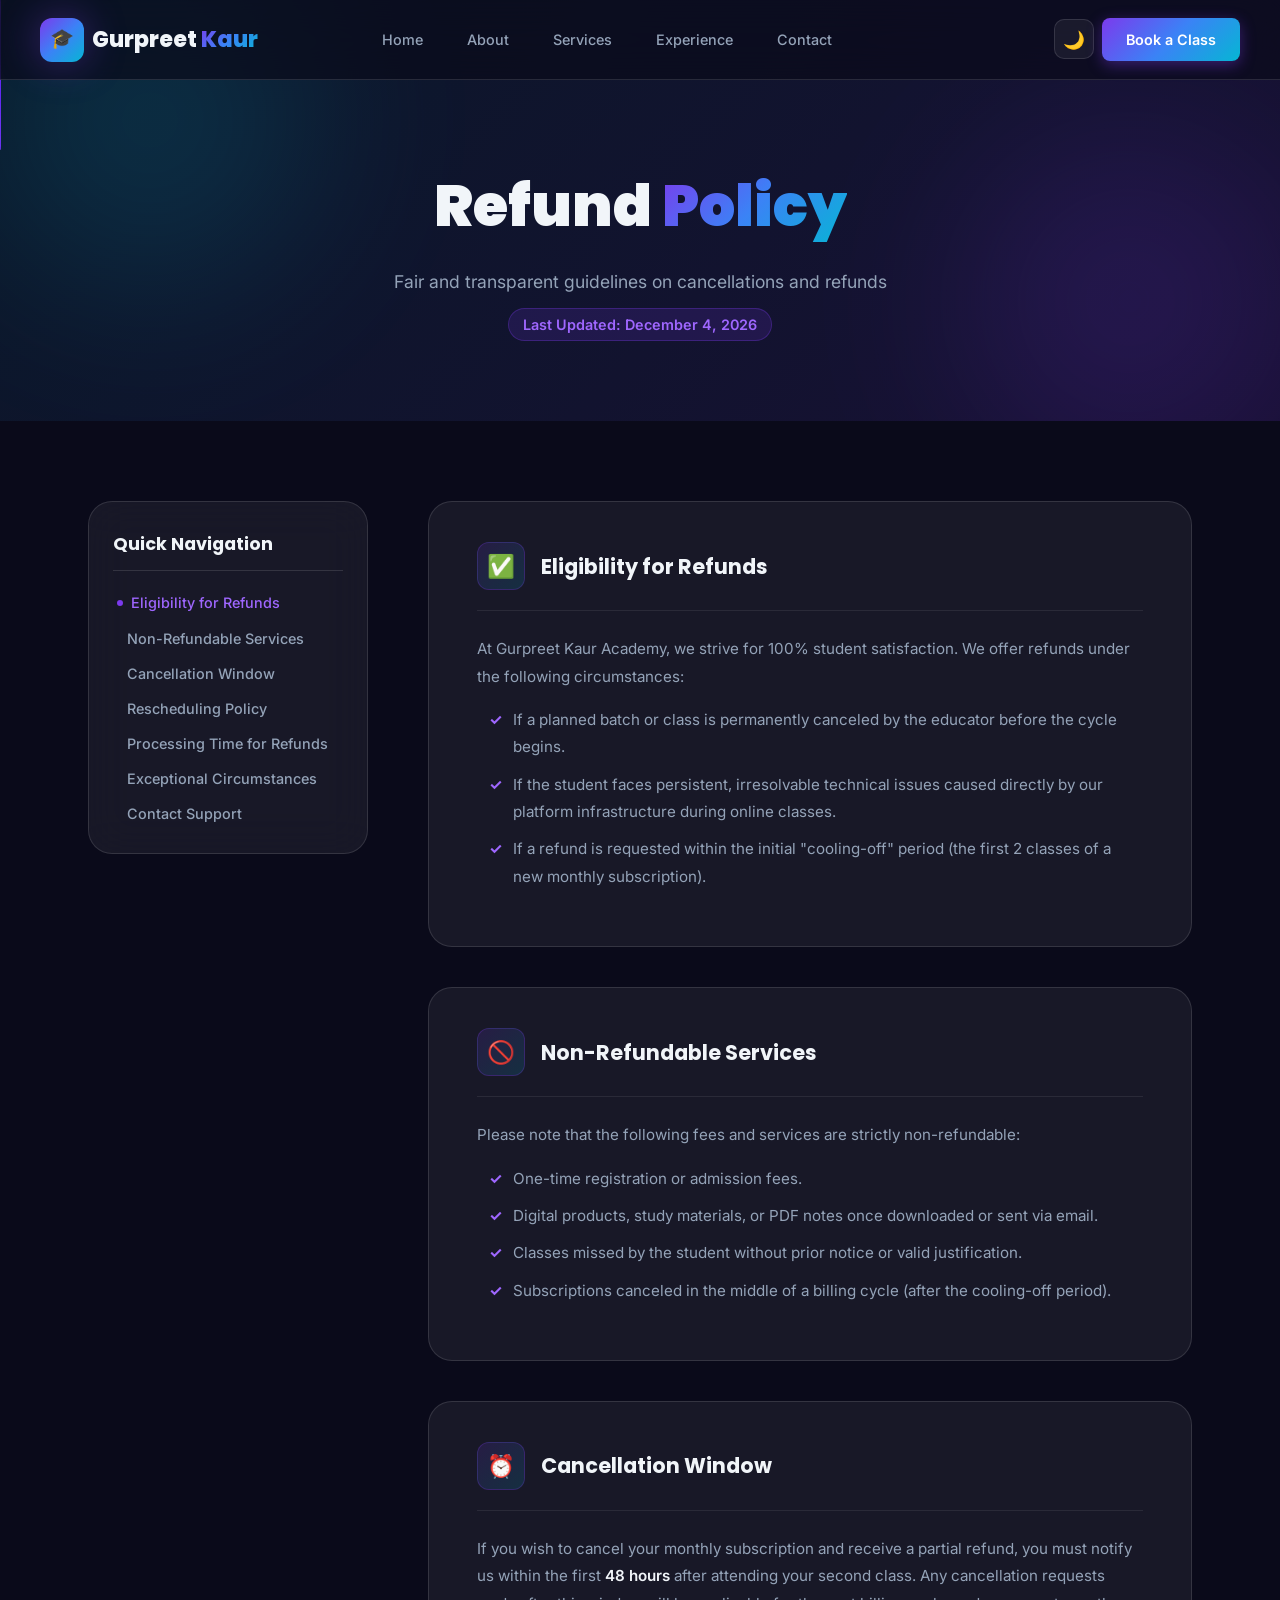
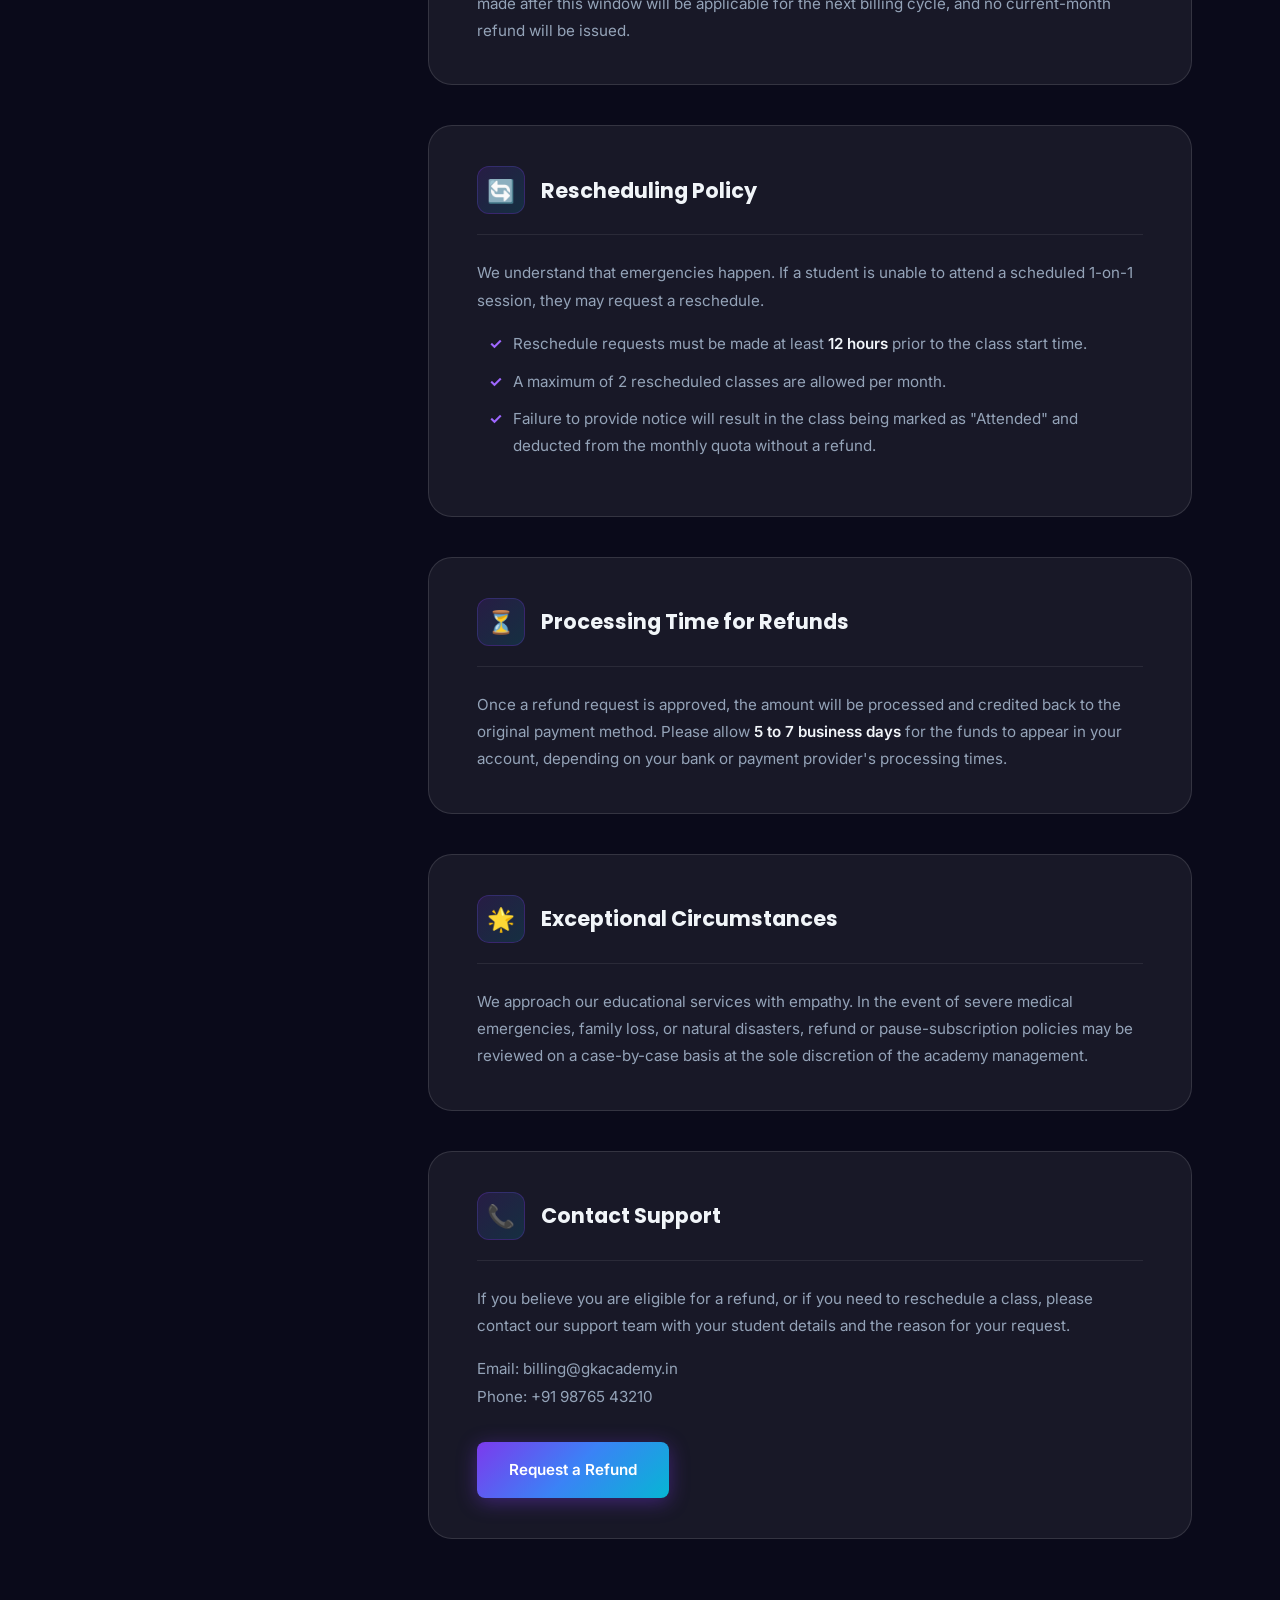
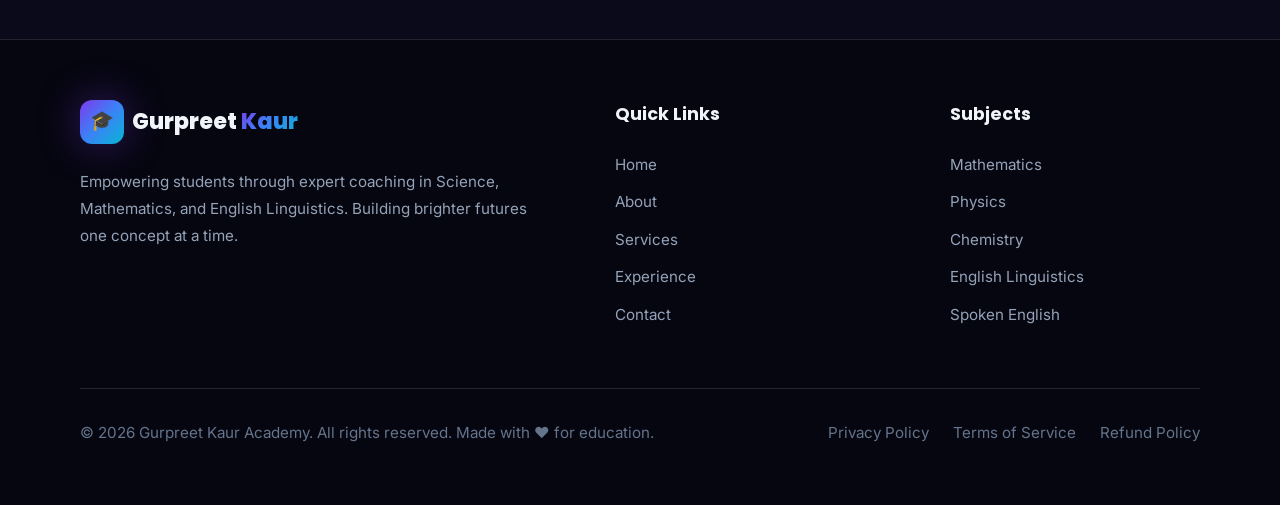
<file: refund.html>
<!DOCTYPE html>
<html lang="en">
<head>
  <meta charset="UTF-8" />
  <meta name="viewport" content="width=device-width, initial-scale=1.0" />
  <title>Refund Policy – Gurpreet Kaur | Online Education</title>
  <meta name="description" content="Refund Policy for Gurpreet Kaur Academy. Read our guidelines on cancellations, refunds, and rescheduling classes." />
  <meta name="keywords" content="Refund Policy, Gurpreet Kaur Academy, class cancellation, refund guidelines" />
  <link rel="canonical" href="https://gurpreetkauracademy.com/refund.html" />

  <!-- Open Graph / Facebook -->
  <meta property="og:type" content="website" />
  <meta property="og:url" content="https://gurpreetkauracademy.com/refund.html" />
  <meta property="og:title" content="Refund Policy – Gurpreet Kaur | Online Education" />
  <meta property="og:description" content="Refund Policy for Gurpreet Kaur Academy. Read our guidelines on cancellations, refunds, and rescheduling classes." />
  <meta property="og:image" content="https://gurpreetkauracademy.com/assets/og-image.jpg" />

  <!-- Twitter -->
  <meta property="twitter:card" content="summary_large_image" />
  <meta property="twitter:url" content="https://gurpreetkauracademy.com/refund.html" />
  <meta property="twitter:title" content="Refund Policy – Gurpreet Kaur | Online Education" />
  <meta property="twitter:description" content="Refund Policy for Gurpreet Kaur Academy. Read our guidelines on cancellations, refunds, and rescheduling classes." />
  <meta property="twitter:image" content="https://gurpreetkauracademy.com/assets/og-image.jpg" />

  <!-- Preconnect to Google Fonts for performance -->
  <link rel="preconnect" href="https://fonts.googleapis.com">
  <link rel="preconnect" href="https://fonts.gstatic.com" crossorigin>
  <link href="https://fonts.googleapis.com/css2?family=Poppins:wght@300;400;500;600;700;800;900&family=Inter:wght@300;400;500;600;700&display=swap" rel="stylesheet">
  
  <link rel="stylesheet" href="css/style.css" />
  <link rel="stylesheet" href="css/legal.css" />
  <link rel="stylesheet" href="css/responsive.css" />
  <link rel="icon" href="data:image/svg+xml,<svg xmlns='http://www.w3.org/2000/svg' viewBox='0 0 100 100'><text y='.9em' font-size='90'>🎓</text></svg>" />

  <!-- Analytics & Tracking (Placeholders) -->
  <script async src="https://www.googletagmanager.com/gtag/js?id=G-XXXXXXXXXX"></script>
  <script>
    window.dataLayer = window.dataLayer || [];
    function gtag(){dataLayer.push(arguments);}
    gtag('js', new Date());
    gtag('config', 'G-XXXXXXXXXX');
  </script>
</head>
<body>

<div id="loader">
  <div class="loader-logo">GK Academy</div>
  <div class="loader-bar"><div class="loader-bar-fill"></div></div>
</div>

<nav class="navbar" id="navbar">
  <div class="nav-logo">
    <div class="nav-logo-icon">🎓</div>
    <div class="nav-logo-text">Gurpreet <span>Kaur</span></div>
  </div>
  <ul class="nav-links">
    <li><a href="index.html">Home</a></li>
    <li><a href="about.html">About</a></li>
    <li><a href="services.html">Services</a></li>
    <li><a href="experience.html">Experience</a></li>
    <li><a href="contact.html">Contact</a></li>
  </ul>
  <div class="nav-actions">
    <button class="theme-toggle" aria-label="Toggle theme">🌙</button>
    <a href="contact.html" class="nav-cta">Book a Class</a>
  </div>
  <button class="hamburger" id="hamburger" aria-label="Menu"><span></span><span></span><span></span></button>
</nav>
<div class="mobile-nav" id="mobileNav">
  <a href="index.html">Home</a><a href="about.html">About</a><a href="services.html">Services</a><a href="experience.html">Experience</a><a href="contact.html">Contact</a>
</div>

<!-- ── Banner ────────────────────────────────────────────────── -->
<section class="legal-banner">
  <canvas id="particles-canvas"></canvas>
  <div class="lb-orb lb-orb1"></div>
  <div class="lb-orb lb-orb2"></div>
  <div class="container" style="position:relative;z-index:1;">
    <h1 class="lb-title reveal">Refund <span class="gradient-text">Policy</span></h1>
    <p class="lb-subtitle reveal delay-1">Fair and transparent guidelines on cancellations and refunds</p>
    <div class="lb-date reveal delay-2">Last Updated: <span id="last-updated">May 16, 2026</span></div>
  </div>
</section>

<!-- ── Main Content ───────────────────────────────────────────── -->
<section class="legal-main">
  <div class="container">
    <div class="legal-grid">
      
      <!-- Sidebar -->
      <aside class="legal-sidebar reveal-left">
        <div class="ls-title">Quick Navigation</div>
        <nav class="ls-nav">
          <a href="#eligibility" class="ls-link">Eligibility for Refunds</a>
          <a href="#non-refundable" class="ls-link">Non-Refundable Services</a>
          <a href="#cancellation" class="ls-link">Cancellation Window</a>
          <a href="#rescheduling" class="ls-link">Rescheduling Policy</a>
          <a href="#processing" class="ls-link">Processing Time for Refunds</a>
          <a href="#exceptions" class="ls-link">Exceptional Circumstances</a>
          <a href="#contact" class="ls-link">Contact Support</a>
        </nav>
      </aside>

      <!-- Content Area -->
      <div class="legal-content reveal-right">
        
        <div id="eligibility" class="legal-card">
          <div class="lc-header">
            <div class="lc-icon">✅</div>
            <h2 class="lc-title">Eligibility for Refunds</h2>
          </div>
          <div class="lc-body">
            <p>At Gurpreet Kaur Academy, we strive for 100% student satisfaction. We offer refunds under the following circumstances:</p>
            <ul>
              <li>If a planned batch or class is permanently canceled by the educator before the cycle begins.</li>
              <li>If the student faces persistent, irresolvable technical issues caused directly by our platform infrastructure during online classes.</li>
              <li>If a refund is requested within the initial "cooling-off" period (the first 2 classes of a new monthly subscription).</li>
            </ul>
          </div>
        </div>

        <div id="non-refundable" class="legal-card">
          <div class="lc-header">
            <div class="lc-icon">🚫</div>
            <h2 class="lc-title">Non-Refundable Services</h2>
          </div>
          <div class="lc-body">
            <p>Please note that the following fees and services are strictly non-refundable:</p>
            <ul>
              <li>One-time registration or admission fees.</li>
              <li>Digital products, study materials, or PDF notes once downloaded or sent via email.</li>
              <li>Classes missed by the student without prior notice or valid justification.</li>
              <li>Subscriptions canceled in the middle of a billing cycle (after the cooling-off period).</li>
            </ul>
          </div>
        </div>

        <div id="cancellation" class="legal-card">
          <div class="lc-header">
            <div class="lc-icon">⏰</div>
            <h2 class="lc-title">Cancellation Window</h2>
          </div>
          <div class="lc-body">
            <p>If you wish to cancel your monthly subscription and receive a partial refund, you must notify us within the first <strong>48 hours</strong> after attending your second class. Any cancellation requests made after this window will be applicable for the next billing cycle, and no current-month refund will be issued.</p>
          </div>
        </div>

        <div id="rescheduling" class="legal-card">
          <div class="lc-header">
            <div class="lc-icon">🔄</div>
            <h2 class="lc-title">Rescheduling Policy</h2>
          </div>
          <div class="lc-body">
            <p>We understand that emergencies happen. If a student is unable to attend a scheduled 1-on-1 session, they may request a reschedule.</p>
            <ul>
              <li>Reschedule requests must be made at least <strong>12 hours</strong> prior to the class start time.</li>
              <li>A maximum of 2 rescheduled classes are allowed per month.</li>
              <li>Failure to provide notice will result in the class being marked as "Attended" and deducted from the monthly quota without a refund.</li>
            </ul>
          </div>
        </div>

        <div id="processing" class="legal-card">
          <div class="lc-header">
            <div class="lc-icon">⏳</div>
            <h2 class="lc-title">Processing Time for Refunds</h2>
          </div>
          <div class="lc-body">
            <p>Once a refund request is approved, the amount will be processed and credited back to the original payment method. Please allow <strong>5 to 7 business days</strong> for the funds to appear in your account, depending on your bank or payment provider's processing times.</p>
          </div>
        </div>

        <div id="exceptions" class="legal-card">
          <div class="lc-header">
            <div class="lc-icon">🌟</div>
            <h2 class="lc-title">Exceptional Circumstances</h2>
          </div>
          <div class="lc-body">
            <p>We approach our educational services with empathy. In the event of severe medical emergencies, family loss, or natural disasters, refund or pause-subscription policies may be reviewed on a case-by-case basis at the sole discretion of the academy management.</p>
          </div>
        </div>

        <div id="contact" class="legal-card">
          <div class="lc-header">
            <div class="lc-icon">📞</div>
            <h2 class="lc-title">Contact Support</h2>
          </div>
          <div class="lc-body">
            <p>If you believe you are eligible for a refund, or if you need to reschedule a class, please contact our support team with your student details and the reason for your request.</p>
            <p>Email: billing@gkacademy.in<br/>Phone: +91 98765 43210</p>
            <a href="contact.html" class="btn btn-primary" style="margin-top:16px;">Request a Refund</a>
          </div>
        </div>

      </div>
    </div>
  </div>
</section>

<!-- ── Footer ─────────────────────────────────────────────────── -->
<footer class="footer">
  <div class="container">
    <div class="footer-grid">
      <div class="footer-brand">
        <div class="nav-logo">
          <div class="nav-logo-icon">🎓</div>
          <div class="nav-logo-text">Gurpreet <span>Kaur</span></div>
        </div>
        <p>Empowering students through expert coaching in Science, Mathematics, and English Linguistics. Building brighter futures one concept at a time.</p>
      </div>
      <div class="footer-col">
        <h4>Quick Links</h4>
        <ul>
          <li><a href="index.html">Home</a></li>
          <li><a href="about.html">About</a></li>
          <li><a href="services.html">Services</a></li>
          <li><a href="experience.html">Experience</a></li>
          <li><a href="contact.html">Contact</a></li>
        </ul>
      </div>
      <div class="footer-col">
        <h4>Subjects</h4>
        <ul>
          <li><a href="services.html">Mathematics</a></li>
          <li><a href="services.html">Physics</a></li>
          <li><a href="services.html">Chemistry</a></li>
          <li><a href="services.html">English Linguistics</a></li>
          <li><a href="services.html">Spoken English</a></li>
        </ul>
      </div>
    </div>
    <div class="footer-bottom">
      <p>© 2026 Gurpreet Kaur Academy. All rights reserved. Made with ❤️ for education.</p>
      <div class="footer-bottom-links">
        <a href="privacy.html">Privacy Policy</a>
        <a href="terms.html">Terms of Service</a>
        <a href="refund.html">Refund Policy</a>
      </div>
    </div>
  </div>
</footer>

<button class="back-to-top" id="backToTop" aria-label="Back to top">↑</button>

<script src="js/main.js" defer></script>
<script>
  // Simple script to format the "Last Updated" date dynamically
  const options = { year: 'numeric', month: 'long', day: 'numeric' };
  document.getElementById('last-updated').textContent = new Date().toLocaleDateString('en-US', options);

  // Active state for sidebar navigation based on scroll
  const sections = document.querySelectorAll('.legal-card');
  const navLinks = document.querySelectorAll('.ls-link');

  window.addEventListener('scroll', () => {
    let current = '';
    sections.forEach(section => {
      const sectionTop = section.offsetTop;
      const sectionHeight = section.clientHeight;
      if (scrollY >= (sectionTop - 200)) {
        current = section.getAttribute('id');
      }
    });

    navLinks.forEach(link => {
      link.classList.remove('active');
      if (link.getAttribute('href') === `#${current}`) {
        link.classList.add('active');
      }
    });
  });
</script>
</body>
</html>
</file>
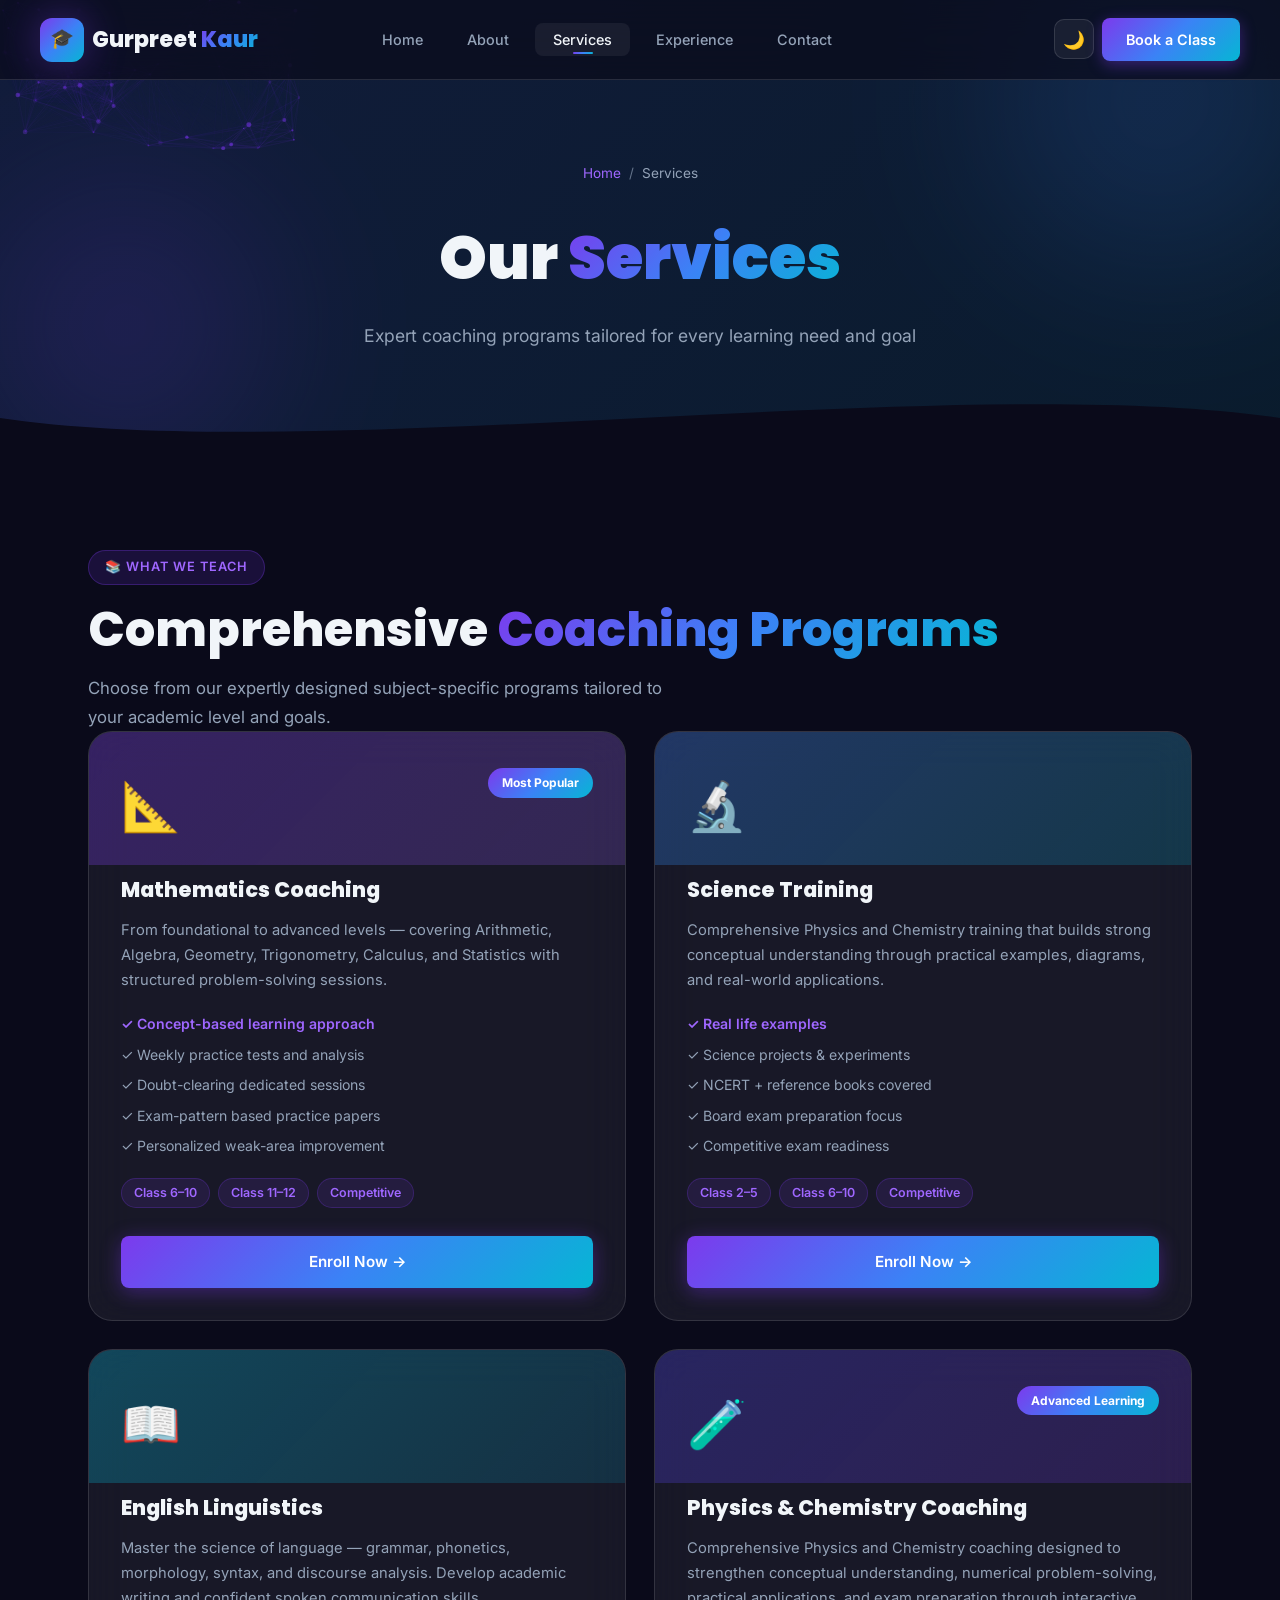
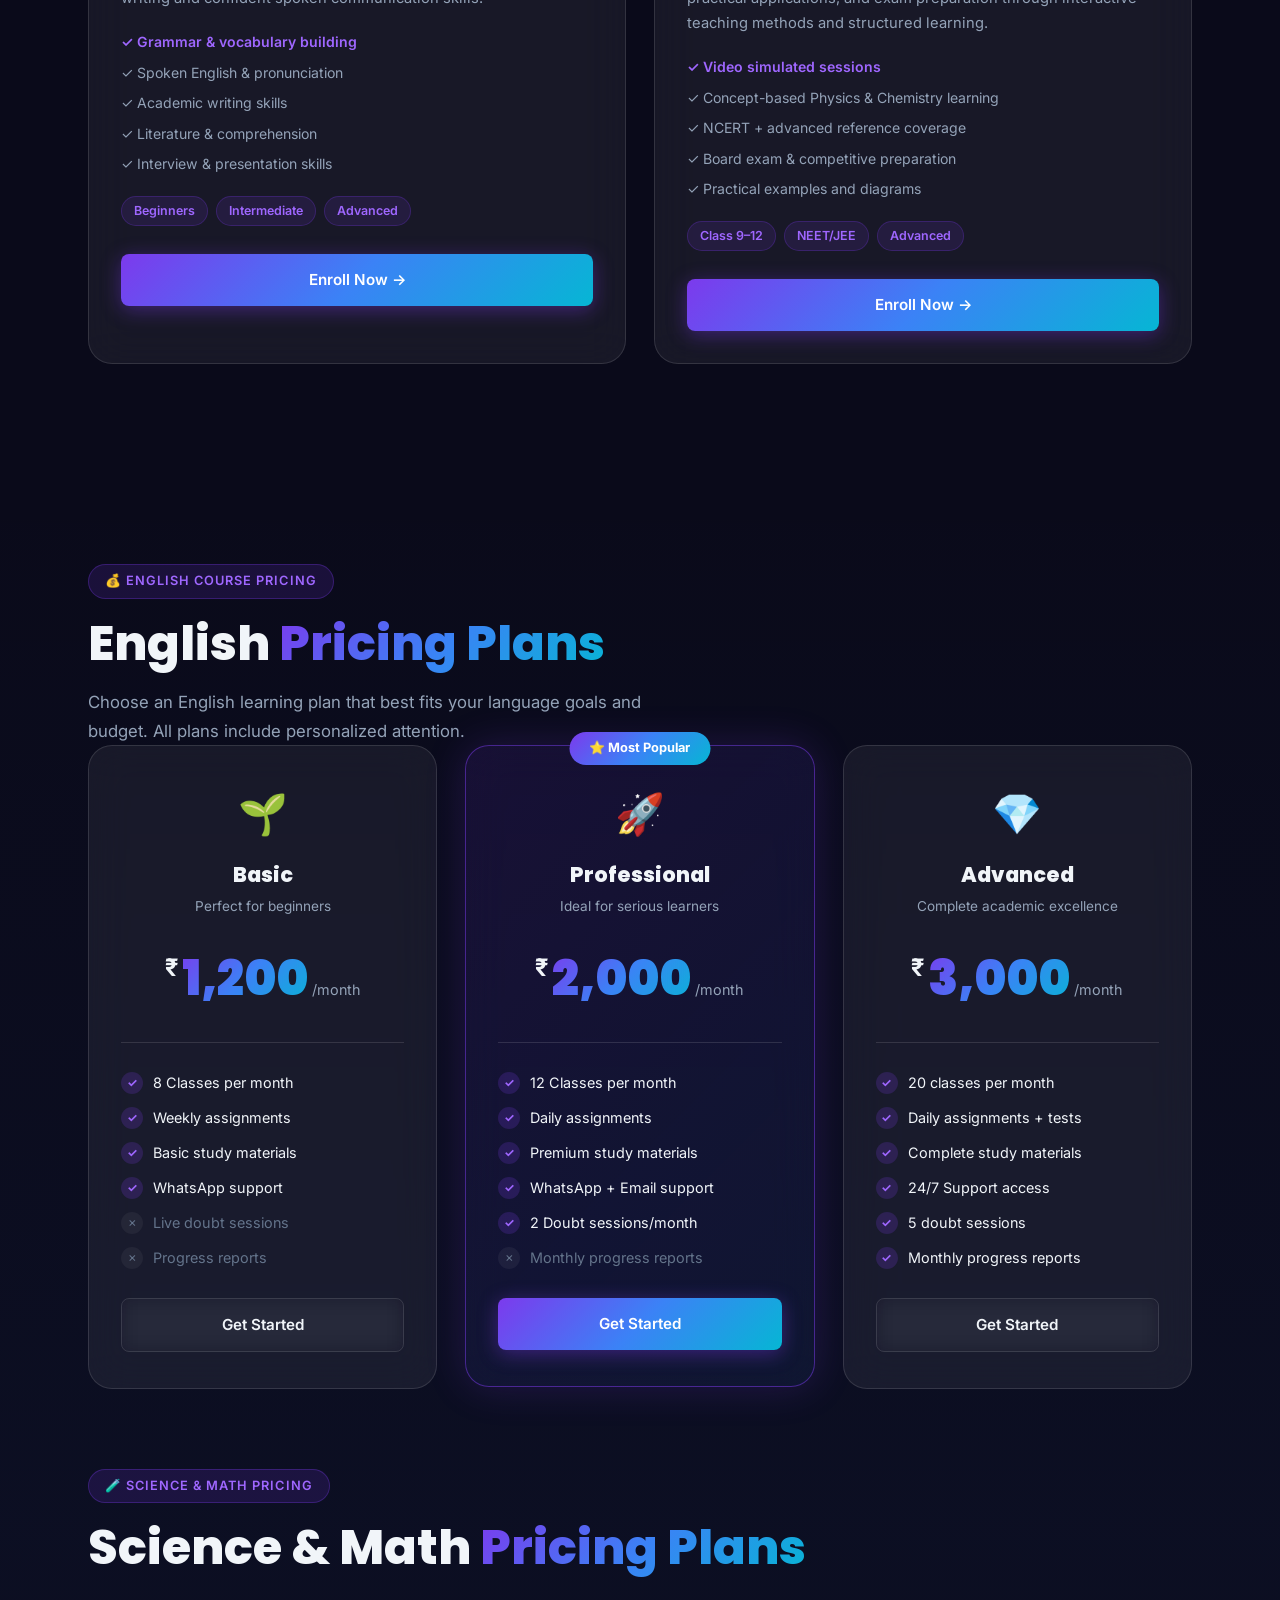
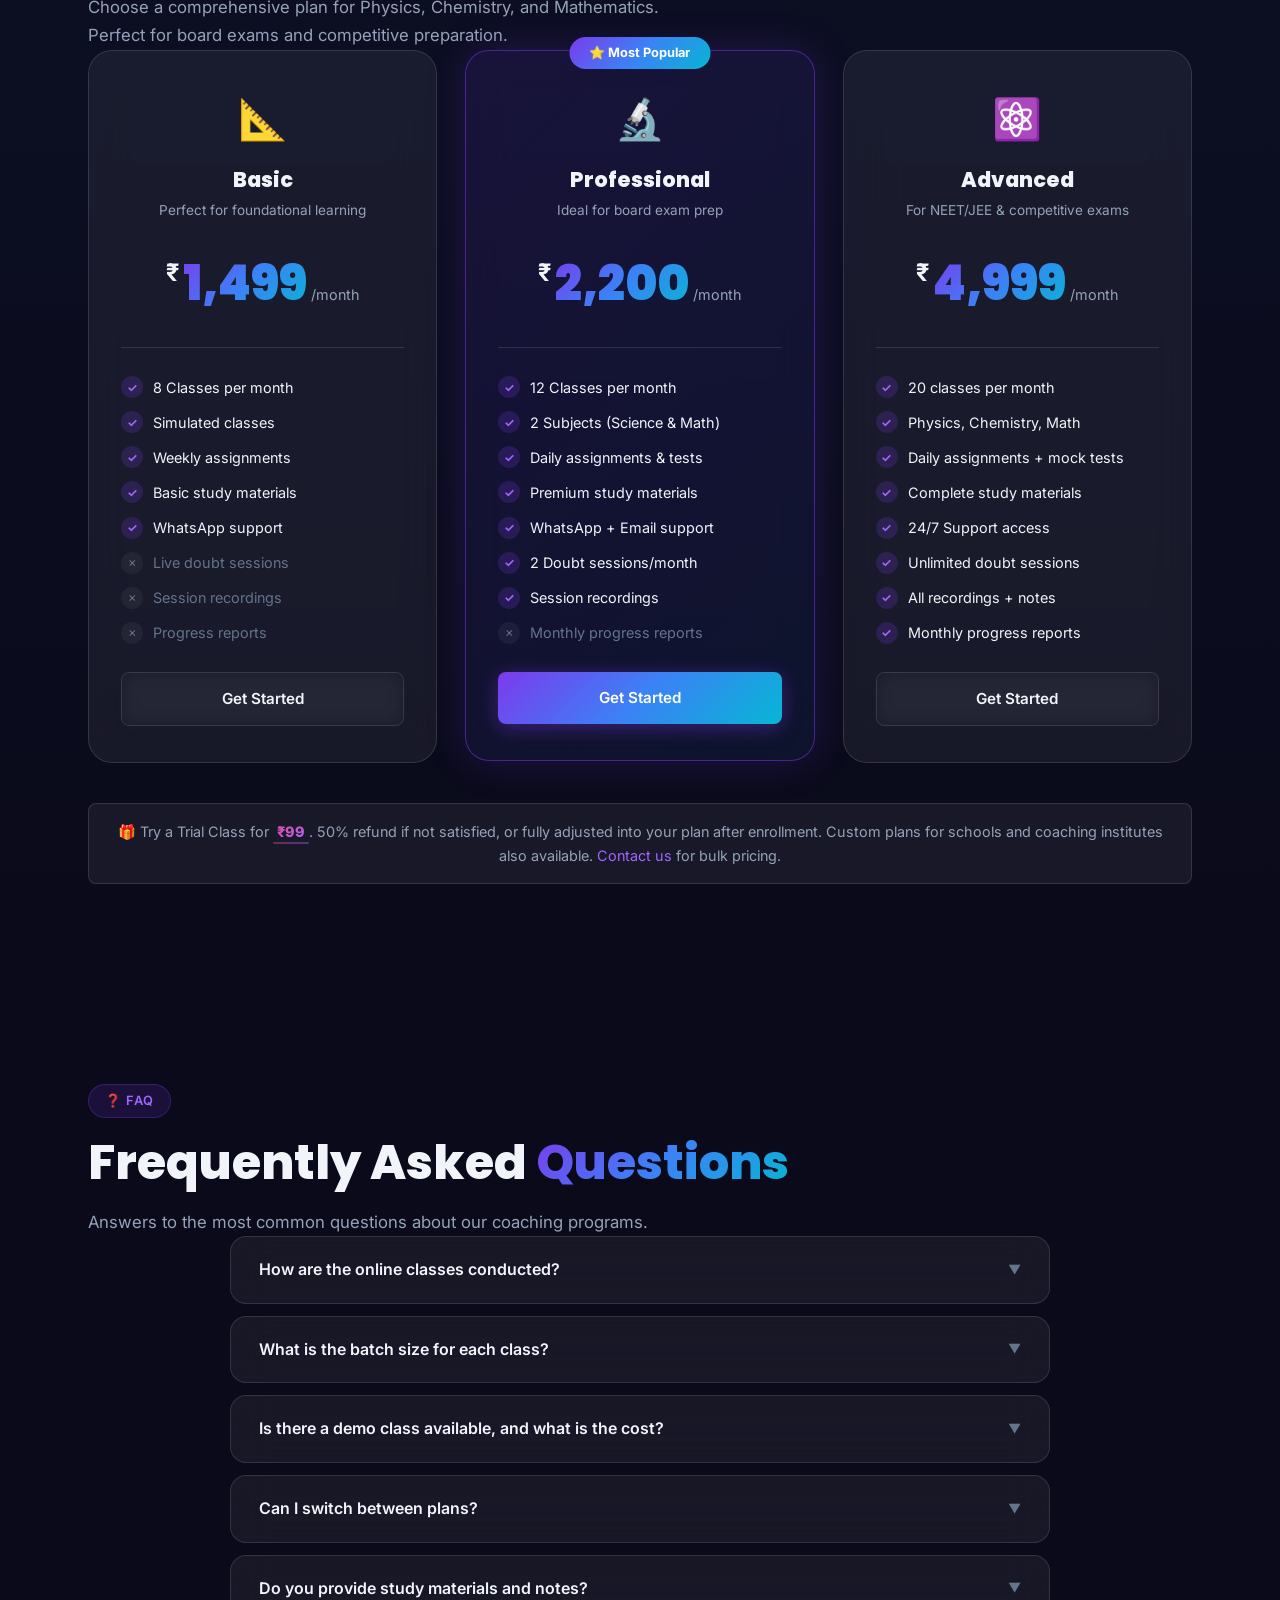
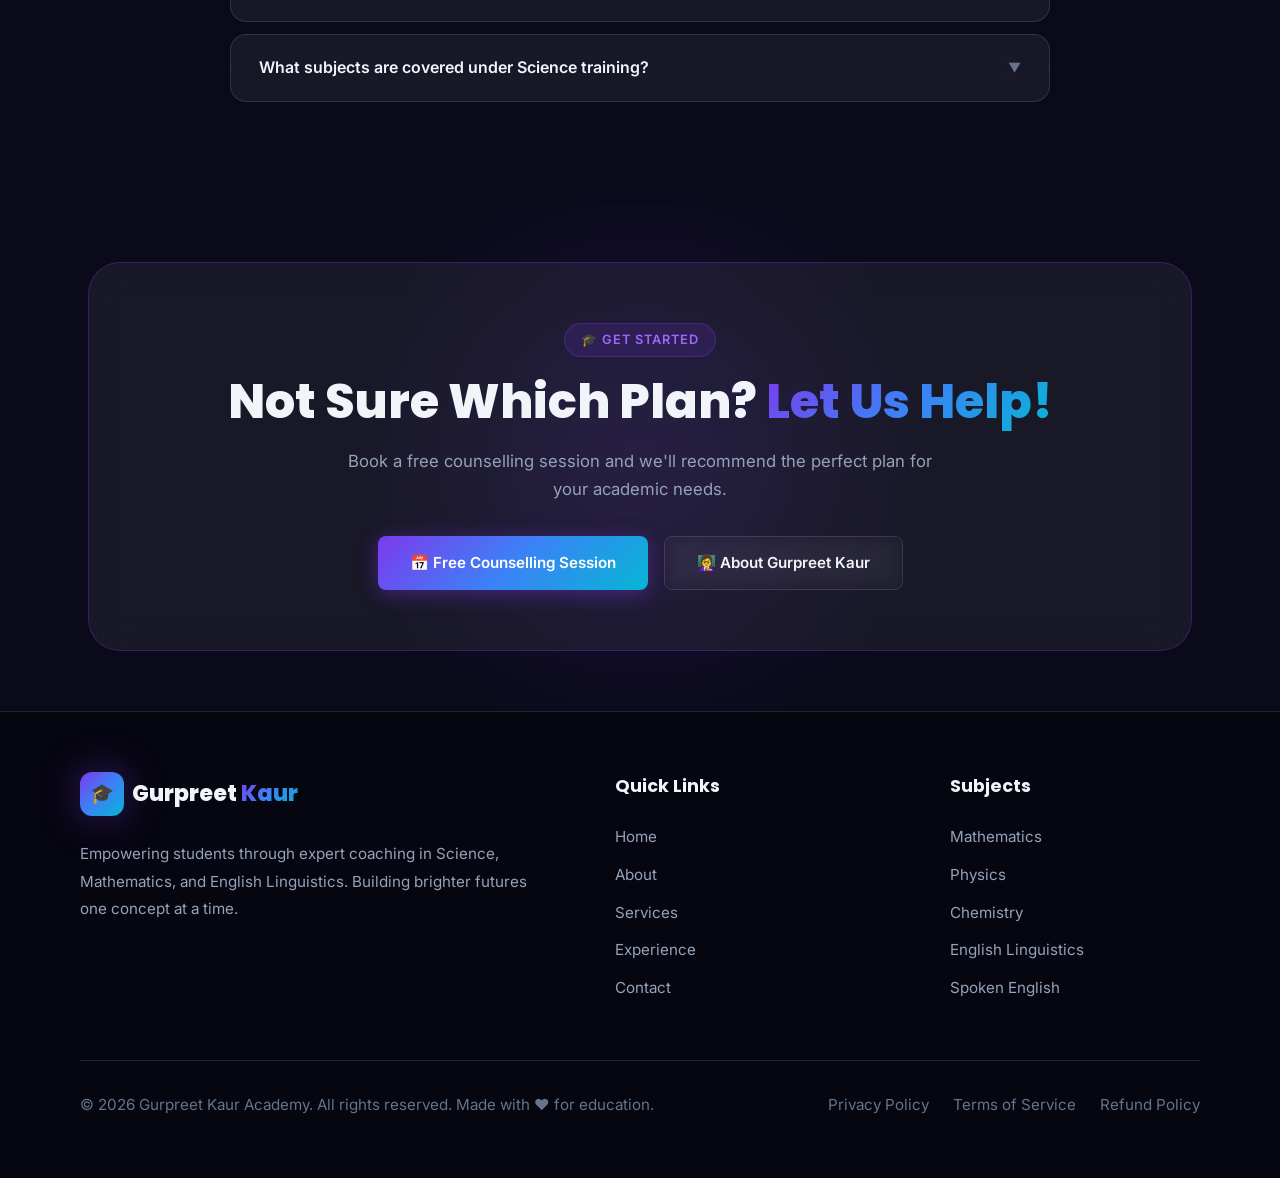
<file: services.html>
<!DOCTYPE html>
<html lang="en">
<head>
  <meta charset="UTF-8" />
  <meta name="viewport" content="width=device-width, initial-scale=1.0" />
  <title>Services – Gurpreet Kaur | Coaching Plans & Pricing</title>
  <meta name="description" content="Explore Gurpreet Kaur's coaching services — Mathematics, Science, English Linguistics, online classes, pricing plans, and FAQs. Transform your learning today." />
  <meta name="keywords" content="Science coaching, Mathematics trainer, English linguistics coaching, online classes, pricing plans, educational services, Punjab tutoring" />
  <link rel="canonical" href="https://gurpreetkauracademy.com/services.html" />

  <!-- Open Graph / Facebook -->
  <meta property="og:type" content="website" />
  <meta property="og:url" content="https://gurpreetkauracademy.com/services.html" />
  <meta property="og:title" content="Services – Gurpreet Kaur | Coaching Plans & Pricing" />
  <meta property="og:description" content="Explore Gurpreet Kaur's coaching services — Mathematics, Science, English Linguistics, online classes, pricing plans, and FAQs." />
  <meta property="og:image" content="https://gurpreetkauracademy.com/assets/og-image.jpg" />

  <!-- Twitter -->
  <meta property="twitter:card" content="summary_large_image" />
  <meta property="twitter:url" content="https://gurpreetkauracademy.com/services.html" />
  <meta property="twitter:title" content="Services – Gurpreet Kaur | Coaching Plans & Pricing" />
  <meta property="twitter:description" content="Explore Gurpreet Kaur's coaching services — Mathematics, Science, English Linguistics, online classes, pricing plans, and FAQs." />
  <meta property="twitter:image" content="https://gurpreetkauracademy.com/assets/og-image.jpg" />

  <!-- Preconnect to Google Fonts for performance -->
  <link rel="preconnect" href="https://fonts.googleapis.com">
  <link rel="preconnect" href="https://fonts.gstatic.com" crossorigin>
  <link href="https://fonts.googleapis.com/css2?family=Poppins:wght@300;400;500;600;700;800;900&family=Inter:wght@300;400;500;600;700&display=swap" rel="stylesheet">
  
  <link rel="stylesheet" href="css/style.css" />
  <link rel="stylesheet" href="css/shared.css" />
  <link rel="stylesheet" href="css/services.css" />
  <link rel="stylesheet" href="css/responsive.css" />
  <link rel="icon" href="data:image/svg+xml,<svg xmlns='http://www.w3.org/2000/svg' viewBox='0 0 100 100'><text y='.9em' font-size='90'>🎓</text></svg>" />

  <!-- Analytics & Tracking (Placeholders) -->
  <script async src="https://www.googletagmanager.com/gtag/js?id=G-XXXXXXXXXX"></script>
  <script>
    window.dataLayer = window.dataLayer || [];
    function gtag(){dataLayer.push(arguments);}
    gtag('js', new Date());
    gtag('config', 'G-XXXXXXXXXX');
  </script>

  <!-- Service Schema JSON-LD -->
  <script type="application/ld+json">
  {
    "@context": "https://schema.org/",
    "@type": "Service",
    "serviceType": "Educational Coaching",
    "provider": {
      "@type": "EducationalOrganization",
      "name": "Gurpreet Kaur Academy"
    },
    "areaServed": {
      "@type": "Country",
      "name": "Worldwide"
    },
    "hasOfferCatalog": {
      "@type": "OfferCatalog",
      "name": "Coaching Services",
      "itemListElement": [
        {
          "@type": "Offer",
          "itemOffered": {
            "@type": "Service",
            "name": "Science Coaching"
          }
        },
        {
          "@type": "Offer",
          "itemOffered": {
            "@type": "Service",
            "name": "Mathematics Training"
          }
        },
        {
          "@type": "Offer",
          "itemOffered": {
            "@type": "Service",
            "name": "English Linguistics"
          }
        }
      ]
    }
  }
  </script>
</head>
<body>

<div id="loader">
  <div class="loader-logo">GK Academy</div>
  <div class="loader-bar"><div class="loader-bar-fill"></div></div>
</div>

<nav class="navbar" id="navbar">
  <div class="nav-logo">
    <div class="nav-logo-icon">🎓</div>
    <div class="nav-logo-text">Gurpreet <span>Kaur</span></div>
  </div>
  <ul class="nav-links">
    <li><a href="index.html">Home</a></li>
    <li><a href="about.html">About</a></li>
    <li><a href="services.html">Services</a></li>
    <li><a href="experience.html">Experience</a></li>
    <li><a href="contact.html">Contact</a></li>
  </ul>
  <div class="nav-actions">
    <button class="theme-toggle" aria-label="Toggle theme">🌙</button>
    <a href="contact.html" class="nav-cta">Book a Class</a>
  </div>
  <button class="hamburger" id="hamburger" aria-label="Menu"><span></span><span></span><span></span></button>
</nav>
<div class="mobile-nav" id="mobileNav">
  <a href="index.html">Home</a><a href="about.html">About</a><a href="services.html">Services</a><a href="experience.html">Experience</a><a href="contact.html">Contact</a>
</div>

<!-- ── Services Banner ───────────────────────────────────────── -->
<section class="services-banner">
  <canvas id="particles-canvas"></canvas>
  <div class="sb-orb sb-orb1"></div>
  <div class="sb-orb sb-orb2"></div>
  <div class="container banner-container">
    <div class="ab-breadcrumb reveal breadcrumb-center"><a href="index.html">Home</a><span>/</span>Services</div>
    <h1 class="ab-title reveal delay-1">Our <span class="gradient-text">Services</span></h1>
    <p class="ab-subtitle reveal delay-2">Expert coaching programs tailored for every learning need and goal</p>
  </div>
  <div class="ab-wave"><svg viewBox="0 0 1440 100" xmlns="http://www.w3.org/2000/svg" preserveAspectRatio="none"><path d="M0,60 C360,120 1080,0 1440,60 L1440,100 L0,100 Z" fill="var(--bg-dark)"/></svg></div>
</section>

<!-- ── Services Cards ─────────────────────────────────────────── -->
<section class="services-main">
  <div class="container">
    <div class="section-center reveal">
      <div class="section-tag">📚 What We Teach</div>
      <h2 class="section-title">Comprehensive <span>Coaching Programs</span></h2>
      <p class="section-subtitle">Choose from our expertly designed subject-specific programs tailored to your academic level and goals.</p>
    </div>
    <div class="srv-grid">

      <div class="srv-card glass-card tilt-card reveal delay-1">
        <div class="srv-card-header srv-header-math">
          <div class="srv-icon">📐</div>
          <div class="srv-badge">Most Popular</div>
        </div>
        <div class="srv-body">
          <h3>Mathematics Coaching</h3>
          <p>From foundational to advanced levels — covering Arithmetic, Algebra, Geometry, Trigonometry, Calculus, and Statistics with structured problem-solving sessions.</p>
          <ul class="srv-features">
            <li>✓ Concept-based learning approach</li>
            <li>✓ Weekly practice tests and analysis</li>
            <li>✓ Doubt-clearing dedicated sessions</li>
            <li>✓ Exam-pattern based practice papers</li>
            <li>✓ Personalized weak-area improvement</li>
          </ul>
          <div class="srv-levels">
            <span>Class 6–10</span><span>Class 11–12</span><span>Competitive</span>
          </div>
          <a href="contact.html" class="btn btn-primary srv-enroll-btn">Enroll Now →</a>
        </div>
      </div>

      <div class="srv-card glass-card tilt-card reveal delay-2">
        <div class="srv-card-header srv-header-sci">
          <div class="srv-icon">🔬</div>
        </div>
        <div class="srv-body">
          <h3>Science Training</h3>
          <p>Comprehensive Physics and Chemistry training that builds strong conceptual understanding through practical examples, diagrams, and real-world applications.</p>
          <ul class="srv-features">
            <li>✓ Real life examples</li>
            <li>✓ Science projects &amp; experiments</li>
            <li>✓ NCERT + reference books covered</li>
            <li>✓ Board exam preparation focus</li>
            <li>✓ Competitive exam readiness</li>
          </ul>
          <div class="srv-levels">
            <span>Class 2–5</span><span>Class 6–10</span><span>Competitive</span>
          </div>
          <a href="contact.html" class="btn btn-primary srv-enroll-btn">Enroll Now →</a>
        </div>
      </div>

      <div class="srv-card glass-card tilt-card reveal delay-3">
        <div class="srv-card-header srv-header-eng">
          <div class="srv-icon">📖</div>
        </div>
        <div class="srv-body">
          <h3>English Linguistics</h3>
          <p>Master the science of language — grammar, phonetics, morphology, syntax, and discourse analysis. Develop academic writing and confident spoken communication skills.</p>
          <ul class="srv-features">
            <li>✓ Grammar &amp; vocabulary building</li>
            <li>✓ Spoken English &amp; pronunciation</li>
            <li>✓ Academic writing skills</li>
            <li>✓ Literature &amp; comprehension</li>
            <li>✓ Interview &amp; presentation skills</li>
          </ul>
          <div class="srv-levels">
            <span>Beginners</span><span>Intermediate</span><span>Advanced</span>
          </div>
          <a href="contact.html" class="btn btn-primary srv-enroll-btn">Enroll Now →</a>
        </div>
      </div>

      <div class="srv-card glass-card tilt-card reveal delay-4">
        <div class="srv-card-header srv-header-phy">
          <div class="srv-icon">🧪</div>
          <div class="srv-badge">Advanced Learning</div>
        </div>
        <div class="srv-body">
          <h3>Physics &amp; Chemistry Coaching</h3>
          <p>Comprehensive Physics and Chemistry coaching designed to strengthen conceptual understanding, numerical problem-solving, practical applications, and exam preparation through interactive teaching methods and structured learning.</p>
          <ul class="srv-features">
            <li>✓ Video simulated sessions</li>
            <li>✓ Concept-based Physics &amp; Chemistry learning</li>
            <li>✓ NCERT + advanced reference coverage</li>
            <li>✓ Board exam &amp; competitive preparation</li>
            <li>✓ Practical examples and diagrams</li>
          </ul>
          <div class="srv-levels">
            <span>Class 9–12</span><span>NEET/JEE</span><span>Advanced</span>
          </div>
          <a href="contact.html" class="btn btn-primary srv-enroll-btn">Enroll Now →</a>
        </div>
      </div>

    </div>
  </div>
</section>

<!-- ── Pricing Plans ───────────────────────────────────────────── -->
<section class="pricing-section">
  <div class="container">
    <div class="section-center reveal">
      <div class="section-tag">💰 English Course Pricing</div>
      <h2 class="section-title">English <span>Pricing Plans</span></h2>
      <p class="section-subtitle">Choose an English learning plan that best fits your language goals and budget. All plans include personalized attention.</p>
    </div>
    <div class="pricing-grid">

      <!-- Basic -->
      <div class="pricing-card glass-card reveal delay-1">
        <div class="pricing-header">
          <div class="plan-icon">🌱</div>
          <div class="plan-name">Basic</div>
          <div class="plan-subtitle">Perfect for beginners</div>
        </div>
        <div class="plan-price">
          <span class="price-currency">₹</span>
          <span class="price-amount">1,200</span>
          <span class="price-period">/month</span>
        </div>
        <ul class="plan-features">
          <li><span class="pf-check">✓</span> 8 Classes per month</li>
          <li><span class="pf-check">✓</span> Weekly assignments</li>
          <li><span class="pf-check">✓</span> Basic study materials</li>
          <li><span class="pf-check">✓</span> WhatsApp support</li>
          <li class="pf-no"><span class="pf-x">✗</span> Live doubt sessions</li>
          <li class="pf-no"><span class="pf-x">✗</span> Progress reports</li>
        </ul>
        <a href="contact.html" class="btn btn-outline plan-btn-full">Get Started</a>
      </div>

      <!-- Professional (Featured) -->
      <div class="pricing-card pricing-featured glass-card reveal delay-2">
        <div class="pricing-badge-top">⭐ Most Popular</div>
        <div class="pricing-header">
          <div class="plan-icon">🚀</div>
          <div class="plan-name">Professional</div>
          <div class="plan-subtitle">Ideal for serious learners</div>
        </div>
        <div class="plan-price">
          <span class="price-currency">₹</span>
          <span class="price-amount">2,000</span>
          <span class="price-period">/month</span>
        </div>
        <ul class="plan-features">
          <li><span class="pf-check">✓</span> 12 Classes per month</li>
          <li><span class="pf-check">✓</span> Daily assignments</li>
          <li><span class="pf-check">✓</span> Premium study materials</li>
          <li><span class="pf-check">✓</span> WhatsApp + Email support</li>
          <li><span class="pf-check">✓</span> 2 Doubt sessions/month</li>
         <li class="pf-no"><span class="pf-x">✗</span> Monthly progress reports</li>
        </ul>
        <a href="contact.html" class="btn btn-primary plan-btn-full">Get Started</a>
      </div>

      <!-- Advanced -->
      <div class="pricing-card glass-card reveal delay-3">
        <div class="pricing-header">
          <div class="plan-icon">💎</div>
          <div class="plan-name">Advanced</div>
          <div class="plan-subtitle">Complete academic excellence</div>
        </div>
        <div class="plan-price">
          <span class="price-currency">₹</span>
          <span class="price-amount">3,000</span>
          <span class="price-period">/month</span>
        </div>
        <ul class="plan-features">
          <li><span class="pf-check">✓</span> 20 classes per month</li>
          <li><span class="pf-check">✓</span> Daily assignments + tests</li>
          <li><span class="pf-check">✓</span> Complete study materials</li>
          <li><span class="pf-check">✓</span> 24/7 Support access</li>
          <li><span class="pf-check">✓</span> 5 doubt sessions</li>
         <li><span class="pf-check">✓</span> Monthly progress reports</li>
        </ul>
        <a href="contact.html" class="btn btn-outline plan-btn-full">Get Started</a>
      </div>
    </div>

    <div class="section-center reveal srv-section-tag-center">
      <div class="section-tag">🧪 Science &amp; Math Pricing</div>
      <h2 class="section-title">Science &amp; Math <span>Pricing Plans</span></h2>
      <p class="section-subtitle">Choose a comprehensive plan for Physics, Chemistry, and Mathematics. Perfect for board exams and competitive preparation.</p>
    </div>
    <div class="pricing-grid">

      <!-- Basic -->
      <div class="pricing-card glass-card reveal delay-1">
        <div class="pricing-header">
          <div class="plan-icon">📐</div>
          <div class="plan-name">Basic</div>
          <div class="plan-subtitle">Perfect for foundational learning</div>
        </div>
        <div class="plan-price">
          <span class="price-currency">₹</span>
          <span class="price-amount">1,499</span>
          <span class="price-period">/month</span>
        </div>
        <ul class="plan-features">
          <li><span class="pf-check">✓</span> 8 Classes per month</li>
          <li><span class="pf-check">✓</span> Simulated classes</li>
          <li><span class="pf-check">✓</span> Weekly assignments</li>
          <li><span class="pf-check">✓</span> Basic study materials</li>
          <li><span class="pf-check">✓</span> WhatsApp support</li>
          <li class="pf-no"><span class="pf-x">✗</span> Live doubt sessions</li>
          <li class="pf-no"><span class="pf-x">✗</span> Session recordings</li>
          <li class="pf-no"><span class="pf-x">✗</span> Progress reports</li>
        </ul>
        <a href="contact.html" class="btn btn-outline plan-btn-full">Get Started</a>
      </div>

      <!-- Professional (Featured) -->
      <div class="pricing-card pricing-featured glass-card reveal delay-2">
        <div class="pricing-badge-top">⭐ Most Popular</div>
        <div class="pricing-header">
          <div class="plan-icon">🔬</div>
          <div class="plan-name">Professional</div>
          <div class="plan-subtitle">Ideal for board exam prep</div>
        </div>
        <div class="plan-price">
          <span class="price-currency">₹</span>
          <span class="price-amount">2,200</span>
          <span class="price-period">/month</span>
        </div>
        <ul class="plan-features">
          <li><span class="pf-check">✓</span> 12 Classes per month</li>
          <li><span class="pf-check">✓</span> 2 Subjects (Science &amp; Math)</li>
          <li><span class="pf-check">✓</span> Daily assignments &amp; tests</li>
          <li><span class="pf-check">✓</span> Premium study materials</li>
          <li><span class="pf-check">✓</span> WhatsApp + Email support</li>
          <li><span class="pf-check">✓</span> 2 Doubt sessions/month</li>
          <li><span class="pf-check">✓</span> Session recordings</li>
          <li class="pf-no"><span class="pf-x">✗</span> Monthly progress reports</li>
        </ul>
        <a href="contact.html" class="btn btn-primary plan-btn-full">Get Started</a>
      </div>

      <!-- Advanced -->
      <div class="pricing-card glass-card reveal delay-3">
        <div class="pricing-header">
          <div class="plan-icon">⚛️</div>
          <div class="plan-name">Advanced</div>
          <div class="plan-subtitle">For NEET/JEE &amp; competitive exams</div>
        </div>
        <div class="plan-price">
          <span class="price-currency">₹</span>
          <span class="price-amount">4,999</span>
          <span class="price-period">/month</span>
        </div>
        <ul class="plan-features">
          <li><span class="pf-check">✓</span> 20 classes per month</li>
          <li><span class="pf-check">✓</span> Physics, Chemistry, Math</li>
          <li><span class="pf-check">✓</span> Daily assignments + mock tests</li>
          <li><span class="pf-check">✓</span> Complete study materials</li>
          <li><span class="pf-check">✓</span> 24/7 Support access</li>
          <li><span class="pf-check">✓</span> Unlimited doubt sessions</li>
          <li><span class="pf-check">✓</span> All recordings + notes</li>
          <li><span class="pf-check">✓</span> Monthly progress reports</li>
        </ul>
        <a href="contact.html" class="btn btn-outline plan-btn-full">Get Started</a>
      </div>

    </div>
    <p class="pricing-note reveal">
      🎁 Try a Trial Class for <span class="highlight-99">₹99</span>. 50% refund if not satisfied, or fully adjusted into your plan after enrollment. Custom plans for schools and coaching institutes also available. <a href="contact.html" class="pricing-note-link">Contact us</a> for bulk pricing.
    </p>
  </div>
</section>

<!-- ── FAQ ────────────────────────────────────────────────────── -->
<section class="faq-section">
  <div class="container">
    <div class="section-center reveal">
      <div class="section-tag">❓ FAQ</div>
      <h2 class="section-title">Frequently Asked <span>Questions</span></h2>
      <p class="section-subtitle">Answers to the most common questions about our coaching programs.</p>
    </div>
    <div class="faq-list">
      <div class="faq-item glass-card reveal delay-1">
        <div class="faq-question">
          <span>How are the online classes conducted?</span>
          <div class="faq-arrow">▼</div>
        </div>
        <div class="faq-answer">
          <p>Online classes are conducted via Zoom or Google Meet with screen sharing, interactive digital whiteboard, and real-time question-answering. All sessions are recorded and shared with students for revision.</p>
        </div>
      </div>
      <div class="faq-item glass-card reveal delay-2">
        <div class="faq-question">
          <span>What is the batch size for each class?</span>
          <div class="faq-arrow">▼</div>
        </div>
        <div class="faq-answer">
          <p>We maintain small batch sizes (max 5 students) or offer 1-on-1 private sessions to ensure personalized attention. Group batches are also available at discounted rates.</p>
        </div>
      </div>
      <div class="faq-item glass-card reveal delay-3">
        <div class="faq-question">
          <span>Is there a demo class available, and what is the cost?</span>
          <div class="faq-arrow">▼</div>
        </div>
        <div class="faq-answer">
          <p>Yes! We offer a 45-minute demo/trial session for just ₹99. This helps you experience our teaching style before committing to any plan. If you don't like the class, you get a 50% refund. If you continue with the course, the ₹99 is fully adjusted/deducted from your selected plan. Book your trial class via the contact page.</p>
        </div>
      </div>
      <div class="faq-item glass-card reveal delay-4">
        <div class="faq-question">
          <span>Can I switch between plans?</span>
          <div class="faq-arrow">▼</div>
        </div>
        <div class="faq-answer">
          <p>Absolutely! You can upgrade or downgrade your plan at any time. Changes take effect from the next billing cycle. Contact us at least 5 days before your renewal date to make changes.</p>
        </div>
      </div>
      <div class="faq-item glass-card reveal delay-5">
        <div class="faq-question">
          <span>Do you provide study materials and notes?</span>
          <div class="faq-arrow">▼</div>
        </div>
        <div class="faq-answer">
          <p>Yes, comprehensive study materials, handwritten notes, practice papers, and assignments are provided digitally in PDF format. Physical materials are available for offline students.</p>
        </div>
      </div>
      <div class="faq-item glass-card reveal">
        <div class="faq-question">
          <span>What subjects are covered under Science training?</span>
          <div class="faq-arrow">▼</div>
        </div>
        <div class="faq-answer">
          <p>Science training covers two major disciplines: Physics (Mechanics, Thermodynamics, Optics, Electricity) and Chemistry (Physical, Organic, Inorganic).</p>
        </div>
      </div>
    </div>
  </div>
</section>

<!-- CTA -->
<section class="cta-section services-cta-section">
  <div class="cta-bg-orb"></div>
  <div class="container">
    <div class="cta-inner glass-card reveal">
      <div class="section-tag cta-counselling-tag">🎓 Get Started</div>
      <h2 class="section-title cta-title-centered">Not Sure Which Plan? <span>Let Us Help!</span></h2>
      <p class="section-subtitle cta-subtitle-centered">Book a free counselling session and we'll recommend the perfect plan for your academic needs.</p>
      <div class="cta-btn-row">
        <a href="contact.html" class="btn btn-primary">📅 Free Counselling Session</a>
        <a href="about.html" class="btn btn-outline">👩‍🏫 About Gurpreet Kaur</a>
      </div>
    </div>
  </div>
</section>

<footer class="footer">
  <div class="container">
    <div class="footer-grid">
      <div class="footer-brand">
        <div class="nav-logo">
          <div class="nav-logo-icon">🎓</div>
          <div class="nav-logo-text">Gurpreet <span>Kaur</span></div>
        </div>
        <p>Empowering students through expert coaching in Science, Mathematics, and English Linguistics. Building brighter futures one concept at a time.</p>
      </div>
      <div class="footer-col">
        <h4>Quick Links</h4>
        <ul>
          <li><a href="index.html">Home</a></li>
          <li><a href="about.html">About</a></li>
          <li><a href="services.html">Services</a></li>
          <li><a href="experience.html">Experience</a></li>
          <li><a href="contact.html">Contact</a></li>
        </ul>
      </div>
      <div class="footer-col">
        <h4>Subjects</h4>
        <ul>
          <li><a href="services.html">Mathematics</a></li>
          <li><a href="services.html">Physics</a></li>
          <li><a href="services.html">Chemistry</a></li>
          <li><a href="services.html">English Linguistics</a></li>
          <li><a href="services.html">Spoken English</a></li>
        </ul>
      </div>
    </div>
    <div class="footer-bottom">
      <p>© 2026 Gurpreet Kaur Academy. All rights reserved. Made with ❤️ for education.</p>
      <div class="footer-bottom-links">
        <a href="privacy.html">Privacy Policy</a>
        <a href="terms.html">Terms of Service</a>
        <a href="refund.html">Refund Policy</a>
      </div>
    </div>
  </div>
</footer>

<button class="back-to-top" id="backToTop" aria-label="Back to top">↑</button>
<script src="js/main.js" defer></script>
</body>
</html>
</file>
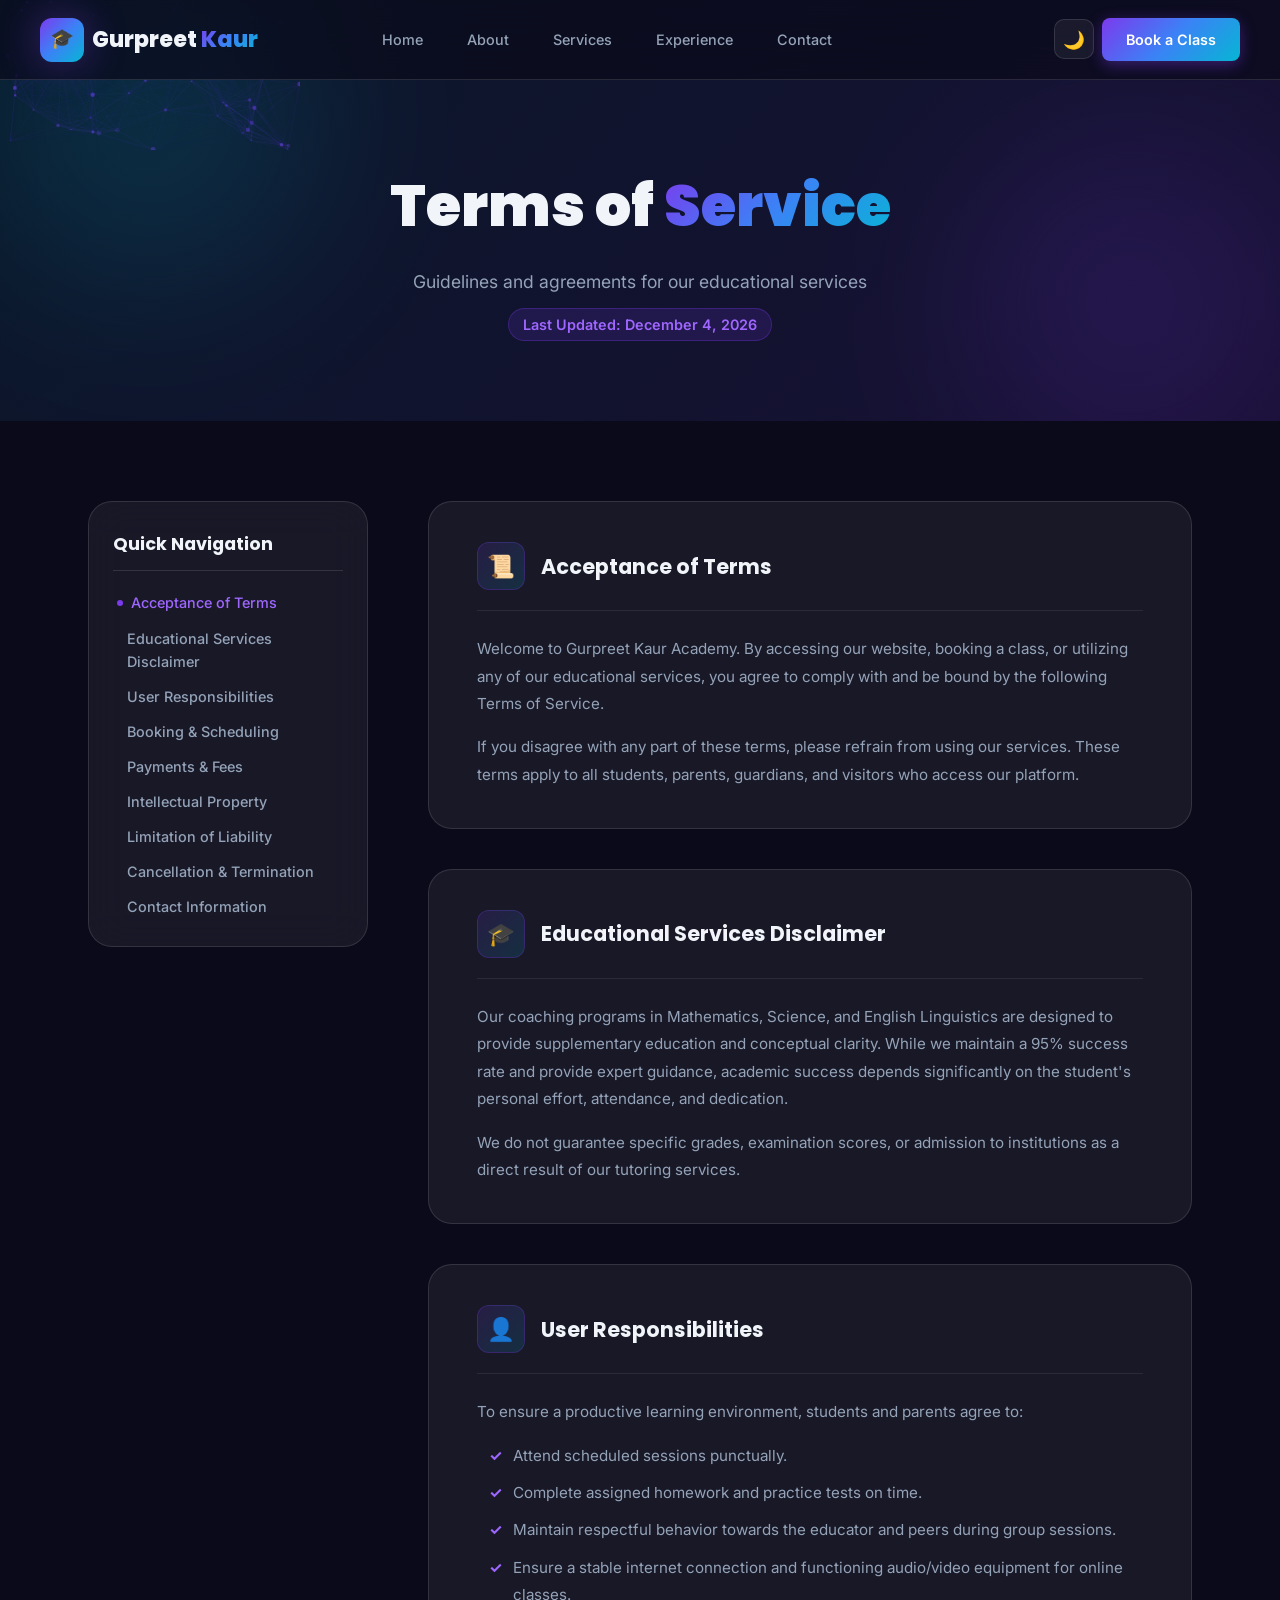
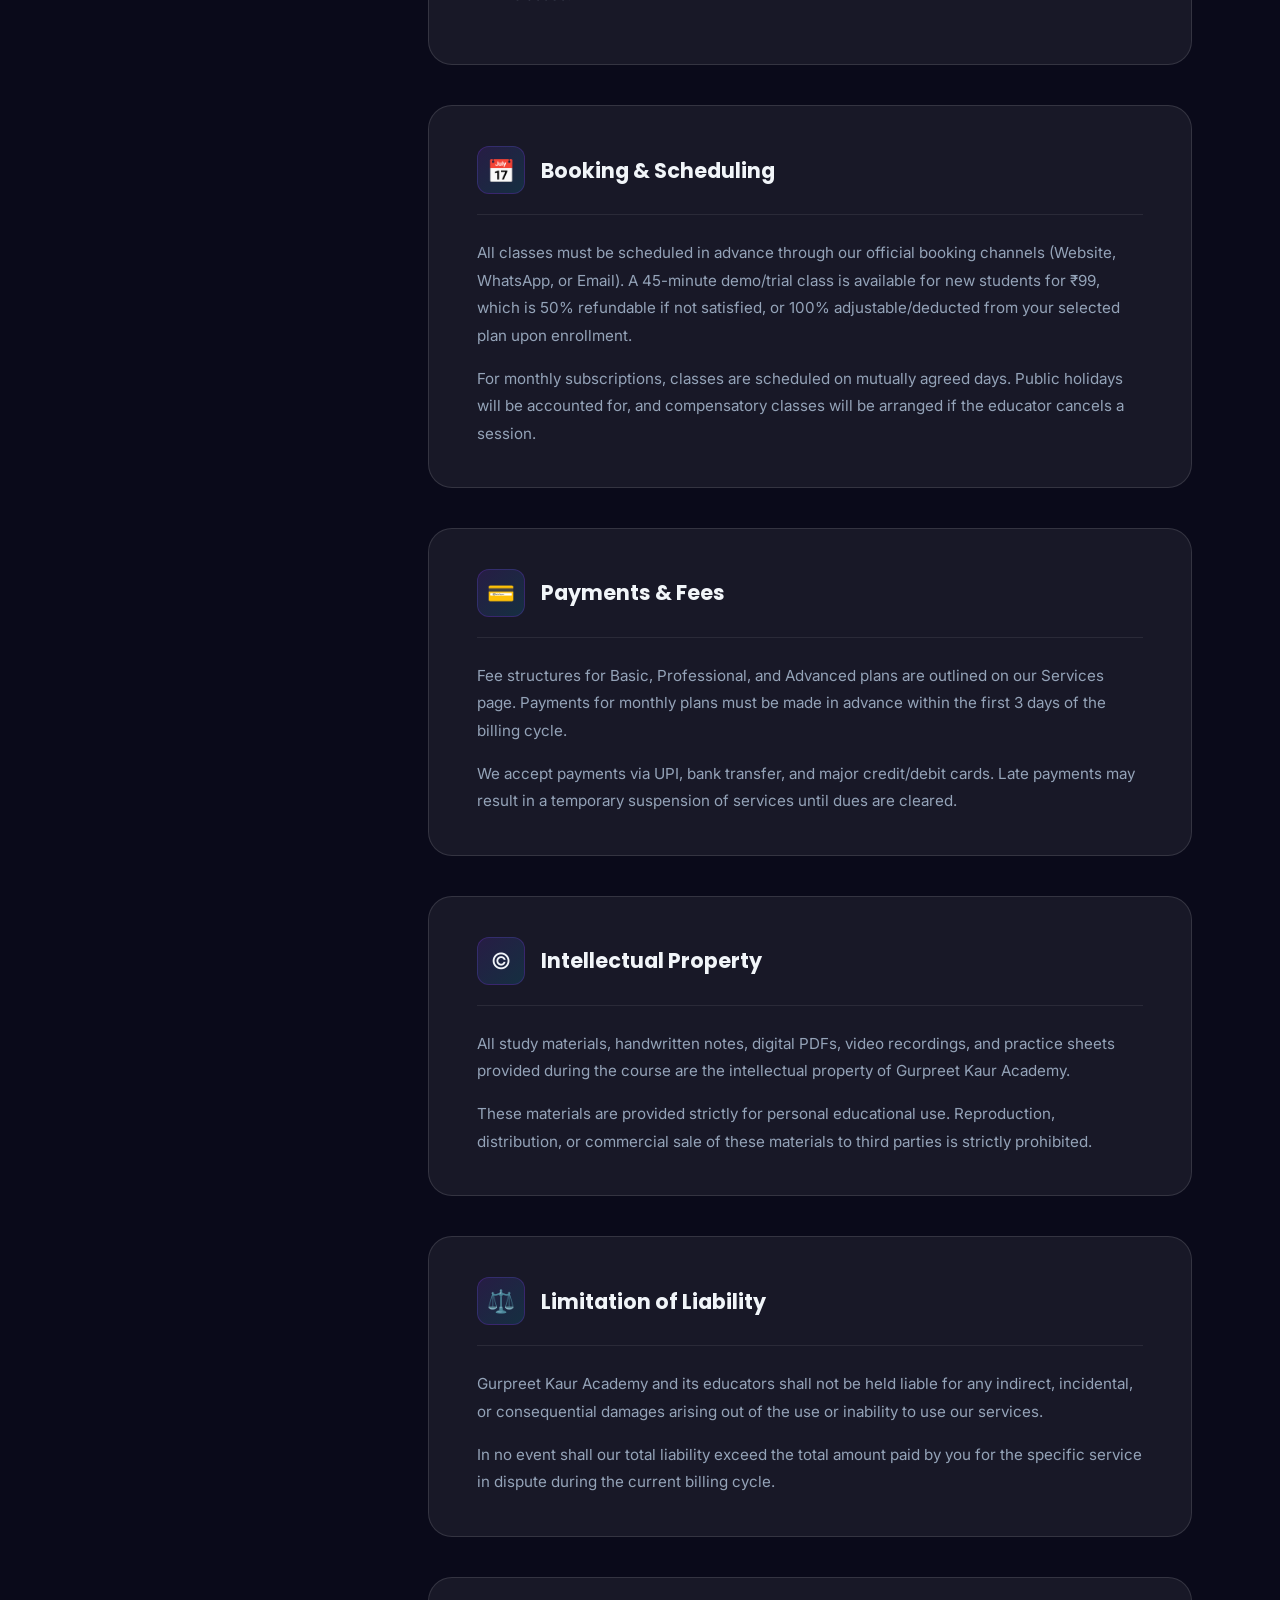
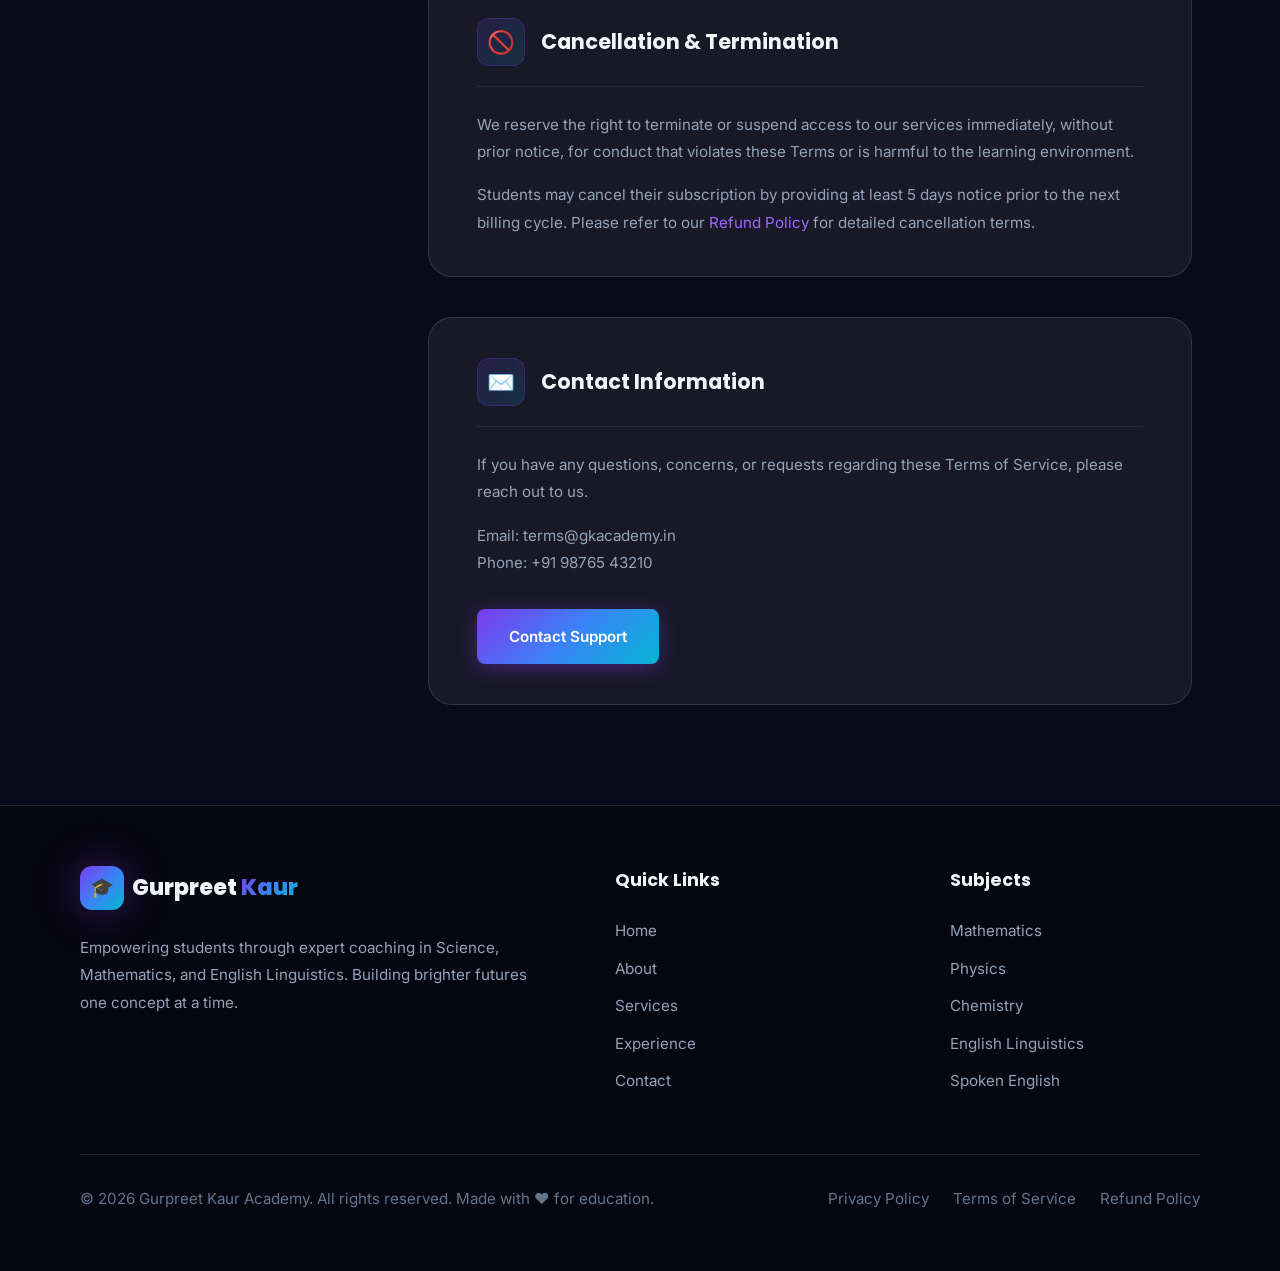
<file: terms.html>
<!DOCTYPE html>
<html lang="en">
<head>
  <meta charset="UTF-8" />
  <meta name="viewport" content="width=device-width, initial-scale=1.0" />
  <title>Terms of Service – Gurpreet Kaur | Online Education</title>
  <meta name="description" content="Terms of Service for Gurpreet Kaur Academy. Review our guidelines for educational services, bookings, and student responsibilities." />
  <meta name="keywords" content="Terms of Service, Gurpreet Kaur Academy, student terms, educational guidelines" />
  <link rel="canonical" href="https://gurpreetkauracademy.com/terms.html" />

  <!-- Open Graph / Facebook -->
  <meta property="og:type" content="website" />
  <meta property="og:url" content="https://gurpreetkauracademy.com/terms.html" />
  <meta property="og:title" content="Terms of Service – Gurpreet Kaur | Online Education" />
  <meta property="og:description" content="Terms of Service for Gurpreet Kaur Academy. Review our guidelines for educational services, bookings, and student responsibilities." />
  <meta property="og:image" content="https://gurpreetkauracademy.com/assets/og-image.jpg" />

  <!-- Twitter -->
  <meta property="twitter:card" content="summary_large_image" />
  <meta property="twitter:url" content="https://gurpreetkauracademy.com/terms.html" />
  <meta property="twitter:title" content="Terms of Service – Gurpreet Kaur | Online Education" />
  <meta property="twitter:description" content="Terms of Service for Gurpreet Kaur Academy. Review our guidelines for educational services, bookings, and student responsibilities." />
  <meta property="twitter:image" content="https://gurpreetkauracademy.com/assets/og-image.jpg" />

  <!-- Preconnect to Google Fonts for performance -->
  <link rel="preconnect" href="https://fonts.googleapis.com">
  <link rel="preconnect" href="https://fonts.gstatic.com" crossorigin>
  <link href="https://fonts.googleapis.com/css2?family=Poppins:wght@300;400;500;600;700;800;900&family=Inter:wght@300;400;500;600;700&display=swap" rel="stylesheet">
  
  <link rel="stylesheet" href="css/style.css" />
  <link rel="stylesheet" href="css/legal.css" />
  <link rel="stylesheet" href="css/responsive.css" />
  <link rel="icon" href="data:image/svg+xml,<svg xmlns='http://www.w3.org/2000/svg' viewBox='0 0 100 100'><text y='.9em' font-size='90'>🎓</text></svg>" />

  <!-- Analytics & Tracking (Placeholders) -->
  <script async src="https://www.googletagmanager.com/gtag/js?id=G-XXXXXXXXXX"></script>
  <script>
    window.dataLayer = window.dataLayer || [];
    function gtag(){dataLayer.push(arguments);}
    gtag('js', new Date());
    gtag('config', 'G-XXXXXXXXXX');
  </script>
</head>
<body>

<div id="loader">
  <div class="loader-logo">GK Academy</div>
  <div class="loader-bar"><div class="loader-bar-fill"></div></div>
</div>

<nav class="navbar" id="navbar">
  <div class="nav-logo">
    <div class="nav-logo-icon">🎓</div>
    <div class="nav-logo-text">Gurpreet <span>Kaur</span></div>
  </div>
  <ul class="nav-links">
    <li><a href="index.html">Home</a></li>
    <li><a href="about.html">About</a></li>
    <li><a href="services.html">Services</a></li>
    <li><a href="experience.html">Experience</a></li>
    <li><a href="contact.html">Contact</a></li>
  </ul>
  <div class="nav-actions">
    <button class="theme-toggle" aria-label="Toggle theme">🌙</button>
    <a href="contact.html" class="nav-cta">Book a Class</a>
  </div>
  <button class="hamburger" id="hamburger" aria-label="Menu"><span></span><span></span><span></span></button>
</nav>
<div class="mobile-nav" id="mobileNav">
  <a href="index.html">Home</a><a href="about.html">About</a><a href="services.html">Services</a><a href="experience.html">Experience</a><a href="contact.html">Contact</a>
</div>

<!-- ── Banner ────────────────────────────────────────────────── -->
<section class="legal-banner">
  <canvas id="particles-canvas"></canvas>
  <div class="lb-orb lb-orb1"></div>
  <div class="lb-orb lb-orb2"></div>
  <div class="container" style="position:relative;z-index:1;">
    <h1 class="lb-title reveal">Terms of <span class="gradient-text">Service</span></h1>
    <p class="lb-subtitle reveal delay-1">Guidelines and agreements for our educational services</p>
    <div class="lb-date reveal delay-2">Last Updated: <span id="last-updated">May 16, 2026</span></div>
  </div>
</section>

<!-- ── Main Content ───────────────────────────────────────────── -->
<section class="legal-main">
  <div class="container">
    <div class="legal-grid">
      
      <!-- Sidebar -->
      <aside class="legal-sidebar reveal-left">
        <div class="ls-title">Quick Navigation</div>
        <nav class="ls-nav">
          <a href="#acceptance" class="ls-link">Acceptance of Terms</a>
          <a href="#disclaimer" class="ls-link">Educational Services Disclaimer</a>
          <a href="#responsibilities" class="ls-link">User Responsibilities</a>
          <a href="#booking" class="ls-link">Booking & Scheduling</a>
          <a href="#payments" class="ls-link">Payments & Fees</a>
          <a href="#intellectual-property" class="ls-link">Intellectual Property</a>
          <a href="#liability" class="ls-link">Limitation of Liability</a>
          <a href="#cancellation" class="ls-link">Cancellation & Termination</a>
          <a href="#contact" class="ls-link">Contact Information</a>
        </nav>
      </aside>

      <!-- Content Area -->
      <div class="legal-content reveal-right">
        
        <div id="acceptance" class="legal-card">
          <div class="lc-header">
            <div class="lc-icon">📜</div>
            <h2 class="lc-title">Acceptance of Terms</h2>
          </div>
          <div class="lc-body">
            <p>Welcome to Gurpreet Kaur Academy. By accessing our website, booking a class, or utilizing any of our educational services, you agree to comply with and be bound by the following Terms of Service.</p>
            <p>If you disagree with any part of these terms, please refrain from using our services. These terms apply to all students, parents, guardians, and visitors who access our platform.</p>
          </div>
        </div>

        <div id="disclaimer" class="legal-card">
          <div class="lc-header">
            <div class="lc-icon">🎓</div>
            <h2 class="lc-title">Educational Services Disclaimer</h2>
          </div>
          <div class="lc-body">
            <p>Our coaching programs in Mathematics, Science, and English Linguistics are designed to provide supplementary education and conceptual clarity. While we maintain a 95% success rate and provide expert guidance, academic success depends significantly on the student's personal effort, attendance, and dedication.</p>
            <p>We do not guarantee specific grades, examination scores, or admission to institutions as a direct result of our tutoring services.</p>
          </div>
        </div>

        <div id="responsibilities" class="legal-card">
          <div class="lc-header">
            <div class="lc-icon">👤</div>
            <h2 class="lc-title">User Responsibilities</h2>
          </div>
          <div class="lc-body">
            <p>To ensure a productive learning environment, students and parents agree to:</p>
            <ul>
              <li>Attend scheduled sessions punctually.</li>
              <li>Complete assigned homework and practice tests on time.</li>
              <li>Maintain respectful behavior towards the educator and peers during group sessions.</li>
              <li>Ensure a stable internet connection and functioning audio/video equipment for online classes.</li>
            </ul>
          </div>
        </div>

        <div id="booking" class="legal-card">
          <div class="lc-header">
            <div class="lc-icon">📅</div>
            <h2 class="lc-title">Booking & Scheduling</h2>
          </div>
          <div class="lc-body">
            <p>All classes must be scheduled in advance through our official booking channels (Website, WhatsApp, or Email). A 45-minute demo/trial class is available for new students for ₹99, which is 50% refundable if not satisfied, or 100% adjustable/deducted from your selected plan upon enrollment.</p>
            <p>For monthly subscriptions, classes are scheduled on mutually agreed days. Public holidays will be accounted for, and compensatory classes will be arranged if the educator cancels a session.</p>
          </div>
        </div>

        <div id="payments" class="legal-card">
          <div class="lc-header">
            <div class="lc-icon">💳</div>
            <h2 class="lc-title">Payments & Fees</h2>
          </div>
          <div class="lc-body">
            <p>Fee structures for Basic, Professional, and Advanced plans are outlined on our Services page. Payments for monthly plans must be made in advance within the first 3 days of the billing cycle.</p>
            <p>We accept payments via UPI, bank transfer, and major credit/debit cards. Late payments may result in a temporary suspension of services until dues are cleared.</p>
          </div>
        </div>

        <div id="intellectual-property" class="legal-card">
          <div class="lc-header">
            <div class="lc-icon">©️</div>
            <h2 class="lc-title">Intellectual Property</h2>
          </div>
          <div class="lc-body">
            <p>All study materials, handwritten notes, digital PDFs, video recordings, and practice sheets provided during the course are the intellectual property of Gurpreet Kaur Academy.</p>
            <p>These materials are provided strictly for personal educational use. Reproduction, distribution, or commercial sale of these materials to third parties is strictly prohibited.</p>
          </div>
        </div>

        <div id="liability" class="legal-card">
          <div class="lc-header">
            <div class="lc-icon">⚖️</div>
            <h2 class="lc-title">Limitation of Liability</h2>
          </div>
          <div class="lc-body">
            <p>Gurpreet Kaur Academy and its educators shall not be held liable for any indirect, incidental, or consequential damages arising out of the use or inability to use our services.</p>
            <p>In no event shall our total liability exceed the total amount paid by you for the specific service in dispute during the current billing cycle.</p>
          </div>
        </div>

        <div id="cancellation" class="legal-card">
          <div class="lc-header">
            <div class="lc-icon">🚫</div>
            <h2 class="lc-title">Cancellation & Termination</h2>
          </div>
          <div class="lc-body">
            <p>We reserve the right to terminate or suspend access to our services immediately, without prior notice, for conduct that violates these Terms or is harmful to the learning environment.</p>
            <p>Students may cancel their subscription by providing at least 5 days notice prior to the next billing cycle. Please refer to our <a href="refund.html" style="color:var(--primary-light)">Refund Policy</a> for detailed cancellation terms.</p>
          </div>
        </div>

        <div id="contact" class="legal-card">
          <div class="lc-header">
            <div class="lc-icon">✉️</div>
            <h2 class="lc-title">Contact Information</h2>
          </div>
          <div class="lc-body">
            <p>If you have any questions, concerns, or requests regarding these Terms of Service, please reach out to us.</p>
            <p>Email: terms@gkacademy.in<br/>Phone: +91 98765 43210</p>
            <a href="contact.html" class="btn btn-primary" style="margin-top:16px;">Contact Support</a>
          </div>
        </div>

      </div>
    </div>
  </div>
</section>

<!-- ── Footer ─────────────────────────────────────────────────── -->
<footer class="footer">
  <div class="container">
    <div class="footer-grid">
      <div class="footer-brand">
        <div class="nav-logo">
          <div class="nav-logo-icon">🎓</div>
          <div class="nav-logo-text">Gurpreet <span>Kaur</span></div>
        </div>
        <p>Empowering students through expert coaching in Science, Mathematics, and English Linguistics. Building brighter futures one concept at a time.</p>
      </div>
      <div class="footer-col">
        <h4>Quick Links</h4>
        <ul>
          <li><a href="index.html">Home</a></li>
          <li><a href="about.html">About</a></li>
          <li><a href="services.html">Services</a></li>
          <li><a href="experience.html">Experience</a></li>
          <li><a href="contact.html">Contact</a></li>
        </ul>
      </div>
      <div class="footer-col">
        <h4>Subjects</h4>
        <ul>
          <li><a href="services.html">Mathematics</a></li>
          <li><a href="services.html">Physics</a></li>
          <li><a href="services.html">Chemistry</a></li>
          <li><a href="services.html">English Linguistics</a></li>
          <li><a href="services.html">Spoken English</a></li>
        </ul>
      </div>
    </div>
    <div class="footer-bottom">
      <p>© 2026 Gurpreet Kaur Academy. All rights reserved. Made with ❤️ for education.</p>
      <div class="footer-bottom-links">
        <a href="privacy.html">Privacy Policy</a>
        <a href="terms.html">Terms of Service</a>
        <a href="refund.html">Refund Policy</a>
      </div>
    </div>
  </div>
</footer>

<button class="back-to-top" id="backToTop" aria-label="Back to top">↑</button>

<script src="js/main.js" defer></script>
<script>
  // Simple script to format the "Last Updated" date dynamically
  const options = { year: 'numeric', month: 'long', day: 'numeric' };
  document.getElementById('last-updated').textContent = new Date().toLocaleDateString('en-US', options);

  // Active state for sidebar navigation based on scroll
  const sections = document.querySelectorAll('.legal-card');
  const navLinks = document.querySelectorAll('.ls-link');

  window.addEventListener('scroll', () => {
    let current = '';
    sections.forEach(section => {
      const sectionTop = section.offsetTop;
      const sectionHeight = section.clientHeight;
      if (scrollY >= (sectionTop - 200)) {
        current = section.getAttribute('id');
      }
    });

    navLinks.forEach(link => {
      link.classList.remove('active');
      if (link.getAttribute('href') === `#${current}`) {
        link.classList.add('active');
      }
    });
  });
</script>
</body>
</html>
</file>
<file: css/style.css>
/* ============================================================
   GURPREET KAUR PORTFOLIO — GLOBAL STYLES
   ============================================================ */



/* ── CSS Custom Properties ────────────────────────────────── */
:root {
  --primary:        #7c3aed;
  --primary-light:  #9f67ff;
  --primary-dark:   #5b21b6;
  --secondary:      #3b82f6;
  --secondary-light:#60a5fa;
  --accent:         #06b6d4;
  --accent-pink:    #ec4899;

  --bg-dark:        #0a0a1a;
  --bg-card:        rgba(255,255,255,0.04);
  --bg-card-hover:  rgba(255,255,255,0.08);
  --glass:          rgba(255,255,255,0.06);
  --glass-border:   rgba(255,255,255,0.12);

  --text-primary:   #f1f5f9;
  --text-secondary: #94a3b8;
  --text-muted:     #64748b;

  --gradient-main:  linear-gradient(135deg, #7c3aed 0%, #3b82f6 50%, #06b6d4 100%);
  --gradient-card:  linear-gradient(135deg, rgba(124,58,237,0.15) 0%, rgba(59,130,246,0.15) 100%);
  --gradient-glow:  radial-gradient(ellipse at center, rgba(124,58,237,0.3) 0%, transparent 70%);

  --shadow-sm:      0 2px 8px rgba(0,0,0,0.3);
  --shadow-md:      0 8px 32px rgba(0,0,0,0.4);
  --shadow-lg:      0 20px 60px rgba(0,0,0,0.5);
  --shadow-glow:    0 0 40px rgba(124,58,237,0.4);
  --shadow-blue:    0 0 40px rgba(59,130,246,0.3);

  --radius-sm:      8px;
  --radius-md:      16px;
  --radius-lg:      24px;
  --radius-xl:      32px;

  --nav-height:     80px;
  --transition:     all 0.3s cubic-bezier(0.4,0,0.2,1);
  --transition-slow:all 0.6s cubic-bezier(0.4,0,0.2,1);

  /* Footer Colors */
  --footer-bg:         rgba(0,0,0,0.4);
  --footer-border:     var(--glass-border);
  --footer-shadow:     none;
  --footer-heading:    var(--text-primary);
  --footer-text:       var(--text-secondary);
  --footer-muted:      var(--text-muted);
  --footer-link-hover: var(--primary-light);
}

/* Light Mode */
body.light-mode {
  --bg-dark:       #f0f4ff;
  --bg-card:       rgba(255,255,255,0.8);
  --bg-card-hover: rgba(255,255,255,0.95);
  --glass:         rgba(255,255,255,0.7);
  --glass-border:  rgba(124,58,237,0.2);
  --text-primary:  #1e1b4b;
  --text-secondary:#4c1d95;
  --text-muted:    #6d28d9;
  --gradient-glow: radial-gradient(ellipse at center, rgba(124,58,237,0.15) 0%, transparent 70%);

  /* Footer Colors - Light Mode */
  --footer-bg:         #F8F5FF; /* Very light lavender */
  --footer-border:     rgba(139, 92, 246, 0.15); /* Light top border */
  --footer-shadow:     0 -8px 30px rgba(139, 92, 246, 0.05); /* Soft top shadow */
  --footer-heading:    #1e1b4b; /* dark purple/navy */
  --footer-text:       #4c1d95; /* slightly lighter readable shade */
  --footer-muted:      #6d28d9; /* muted readable shade */
  --footer-link-hover: var(--primary); /* primary purple #7c3aed */
}

/* ── Reset & Base ─────────────────────────────────────────── */
*, *::before, *::after { box-sizing: border-box; margin: 0; padding: 0; }

html {
  scroll-behavior: smooth;
  font-size: 16px;
  overflow-x: hidden;
}

body {
  font-family: 'Inter', sans-serif;
  background: var(--bg-dark);
  color: var(--text-primary);
  line-height: 1.6;
  overflow-x: hidden;
  max-width: 100vw;
  transition: background 0.4s ease, color 0.4s ease;
}

a { text-decoration: none; color: inherit; }
img { max-width: 100%; display: block; }
ul, ol { list-style: none; }
button { cursor: pointer; border: none; background: none; font-family: inherit; }
input, textarea, select { font-family: inherit; }

/* ── Loading Screen ───────────────────────────────────────── */
#loader {
  position: fixed; inset: 0; z-index: 9999;
  background: var(--bg-dark);
  display: flex; flex-direction: column;
  align-items: center; justify-content: center;
  gap: 24px;
  transition: opacity 0.5s ease, visibility 0.5s ease;
}
#loader.hidden { opacity: 0; visibility: hidden; }

.loader-logo {
  font-family: 'Poppins', sans-serif;
  font-size: 2rem; font-weight: 800;
  background: var(--gradient-main);
  -webkit-background-clip: text; -webkit-text-fill-color: transparent;
  background-clip: text;
  animation: pulse 1.5s ease-in-out infinite;
}

.loader-bar {
  width: 200px; height: 3px;
  background: rgba(255,255,255,0.1);
  border-radius: 99px; overflow: hidden;
}
.loader-bar-fill {
  height: 100%; width: 0%;
  background: var(--gradient-main);
  border-radius: 99px;
  animation: loadFill 1.8s ease forwards;
}

@keyframes loadFill { to { width: 100%; } }
@keyframes pulse { 0%,100%{opacity:1} 50%{opacity:0.5} }

/* ── Scrollbar ────────────────────────────────────────────── */
::-webkit-scrollbar { width: 6px; }
::-webkit-scrollbar-track { background: var(--bg-dark); }
::-webkit-scrollbar-thumb { background: var(--primary); border-radius: 3px; }

/* ── Navbar ───────────────────────────────────────────────── */
.navbar {
  position: fixed; top: 0; left: 0; right: 0; z-index: 1000;
  height: var(--nav-height);
  display: flex; align-items: center;
  gap: 8px;
  padding: 0 clamp(14px, 4vw, 40px);
  background: rgba(10,10,26,0.7);
  -webkit-backdrop-filter: blur(20px);
  backdrop-filter: blur(20px);
  border-bottom: 1px solid var(--glass-border);
  transition: var(--transition);
}
.navbar.scrolled {
  background: rgba(10,10,26,0.95);
  box-shadow: var(--shadow-md);
}
body.light-mode .navbar { background: rgba(240,244,255,0.8); }
body.light-mode .navbar.scrolled { background: rgba(240,244,255,0.97); }

.nav-logo {
  display: flex; align-items: center; gap: 8px;
  font-family: 'Poppins', sans-serif; font-weight: 800;
  font-size: 1.4rem;
  flex-shrink: 0;
  min-width: 0;
  white-space: nowrap;
}
.nav-logo-icon {
  width: 44px; height: 44px; border-radius: 12px;
  background: var(--gradient-main);
  display: flex; align-items: center; justify-content: center;
  font-size: 1.2rem; color: white;
  box-shadow: var(--shadow-glow);
}
.nav-logo-text span { background: var(--gradient-main); -webkit-background-clip: text; -webkit-text-fill-color: transparent; background-clip: text; }

.nav-links {
  display: flex; align-items: center; gap: 8px;
  margin: 0 auto;
}
.nav-links a {
  padding: 8px 18px;
  border-radius: var(--radius-sm);
  font-size: 0.9rem; font-weight: 500;
  color: var(--text-secondary);
  transition: var(--transition);
  position: relative;
}
.nav-links a:hover, .nav-links a.active {
  color: var(--text-primary);
  background: var(--glass);
}
.nav-links a.active::after {
  content: '';
  position: absolute; bottom: 2px; left: 50%; transform: translateX(-50%);
  width: 20px; height: 2px;
  background: var(--gradient-main);
  border-radius: 1px;
}

.nav-actions {
  display: flex; align-items: center; gap: 8px;
  flex-shrink: 0;
  margin-left: auto;
}

.theme-toggle {
  width: 40px; height: 40px;
  border-radius: 10px;
  background: var(--glass);
  border: 1px solid var(--glass-border);
  display: flex; align-items: center; justify-content: center;
  font-size: 1.1rem;
  transition: var(--transition);
}
.theme-toggle:hover { background: var(--bg-card-hover); border-color: var(--primary); }

.nav-cta {
  padding: 10px 24px;
  background: var(--gradient-main);
  border-radius: var(--radius-sm);
  font-size: 0.9rem; font-weight: 600;
  color: white;
  box-shadow: 0 4px 15px rgba(124,58,237,0.4);
  transition: var(--transition);
}
.nav-cta:hover { transform: translateY(-2px); box-shadow: 0 8px 25px rgba(124,58,237,0.5); }

.hamburger {
  display: none; flex-direction: column; gap: 5px;
  width: 40px; height: 40px;
  border-radius: 10px; background: var(--glass);
  border: 1px solid var(--glass-border);
  align-items: center; justify-content: center;
  transition: var(--transition);
}
.hamburger span {
  display: block; width: 22px; height: 2px;
  background: var(--text-primary);
  border-radius: 1px; transition: var(--transition);
}
.hamburger.open span:nth-child(1) { transform: rotate(45deg) translate(5px, 5px); }
.hamburger.open span:nth-child(2) { opacity: 0; }
.hamburger.open span:nth-child(3) { transform: rotate(-45deg) translate(5px, -5px); }

/* Mobile Nav Overlay */
.mobile-nav {
  position: fixed; inset: 0; z-index: 999;
  background: rgba(10,10,26,0.97);
  display: flex; flex-direction: column;
  align-items: center; justify-content: center;
  gap: 24px;
  opacity: 0; visibility: hidden;
  transition: var(--transition);
}
.mobile-nav.open { opacity: 1; visibility: visible; }
.mobile-nav a {
  font-family: 'Poppins', sans-serif;
  font-size: 1.8rem; font-weight: 700;
  color: var(--text-secondary);
  transition: var(--transition);
}
.mobile-nav a:hover, .mobile-nav a.active { color: white; }

/* ── Utility Classes ──────────────────────────────────────── */
.container {
  max-width: 1200px;
  margin: 0 auto;
  padding: 0 clamp(16px, 5vw, 48px);
  width: 100%;
  box-sizing: border-box;
}

.section-tag {
  display: inline-flex; align-items: center; gap: 8px;
  padding: 6px 16px;
  background: rgba(124,58,237,0.15);
  border: 1px solid rgba(124,58,237,0.3);
  border-radius: 99px;
  font-size: 0.8rem; font-weight: 600;
  color: var(--primary-light);
  letter-spacing: 0.08em; text-transform: uppercase;
  margin-bottom: 16px;
}

.section-title {
  font-family: 'Poppins', sans-serif;
  font-size: clamp(1.6rem, 4vw, 3rem);
  font-weight: 800;
  line-height: 1.2;
  margin-bottom: 16px;
  word-break: break-word;
}
.section-title span { background: var(--gradient-main); -webkit-background-clip: text; -webkit-text-fill-color: transparent; background-clip: text; }

.section-subtitle {
  font-size: 1.05rem; color: var(--text-secondary);
  max-width: 600px; line-height: 1.7;
}

.btn {
  display: inline-flex; align-items: center; gap: 8px;
  padding: 14px 32px;
  border-radius: var(--radius-sm);
  font-size: 0.95rem; font-weight: 600;
  transition: var(--transition);
  white-space: nowrap;
  flex-shrink: 0;
  max-width: 100%;
}
.btn-primary {
  background: var(--gradient-main);
  color: white;
  box-shadow: 0 4px 20px rgba(124,58,237,0.4);
}
.btn-primary:hover { transform: translateY(-3px); box-shadow: 0 8px 30px rgba(124,58,237,0.5); }

.btn-outline {
  background: transparent;
  border: 1.5px solid var(--glass-border);
  color: var(--text-primary);
  -webkit-backdrop-filter: blur(10px);
  backdrop-filter: blur(10px);
}
.btn-outline:hover {
  border-color: var(--primary);
  background: rgba(124,58,237,0.1);
  transform: translateY(-3px);
}

/* Glass Card */
.glass-card {
  background: var(--glass);
  border: 1px solid var(--glass-border);
  border-radius: var(--radius-md);
  -webkit-backdrop-filter: blur(20px);
  backdrop-filter: blur(20px);
  transition: var(--transition);
}
.glass-card:hover {
  background: var(--bg-card-hover);
  border-color: rgba(124,58,237,0.4);
  transform: translateY(-5px);
  box-shadow: var(--shadow-glow);
}

/* Gradient Text */
.gradient-text {
  background: var(--gradient-main);
  -webkit-background-clip: text; -webkit-text-fill-color: transparent;
  background-clip: text;
}

/* ── Scroll Animations ────────────────────────────────────── */
.reveal {
  opacity: 0;
  transform: translateY(40px);
  transition: opacity 0.7s ease, transform 0.7s ease;
}
.reveal.visible {
  opacity: 1;
  transform: translateY(0);
}
.reveal-left {
  opacity: 0; transform: translateX(-40px);
  transition: opacity 0.7s ease, transform 0.7s ease;
}
.reveal-left.visible { opacity: 1; transform: translateX(0); }
.reveal-right {
  opacity: 0; transform: translateX(40px);
  transition: opacity 0.7s ease, transform 0.7s ease;
}
.reveal-right.visible { opacity: 1; transform: translateX(0); }

/* Stagger delays */
.delay-1 { transition-delay: 0.1s; }
.delay-2 { transition-delay: 0.2s; }
.delay-3 { transition-delay: 0.3s; }
.delay-4 { transition-delay: 0.4s; }
.delay-5 { transition-delay: 0.5s; }

/* ── Floating Elements ────────────────────────────────────── */
@keyframes floatY { 0%,100%{transform:translateY(0)} 50%{transform:translateY(-20px)} }
@keyframes floatYR { 0%,100%{transform:translateY(0) rotate(0deg)} 50%{transform:translateY(-15px) rotate(10deg)} }
@keyframes spinSlow { from{transform:rotate(0deg)} to{transform:rotate(360deg)} }
@keyframes glow { 0%,100%{opacity:0.5} 50%{opacity:1} }
@keyframes slideInUp { from{opacity:0;transform:translateY(30px)} to{opacity:1;transform:translateY(0)} }



/* ── Back-to-Top ──────────────────────────────────────────── */
.back-to-top {
  position: fixed; bottom: 28px; right: 28px; z-index: 998;
  width: 48px; height: 48px; border-radius: 12px;
  background: var(--gradient-main);
  display: flex; align-items: center; justify-content: center;
  font-size: 1.1rem; color: white;
  box-shadow: var(--shadow-glow);
  opacity: 0; visibility: hidden;
  transition: var(--transition);
}
.back-to-top.visible { opacity: 1; visibility: visible; }
.back-to-top:hover { transform: translateY(-3px); }

/* ── Section Divider ──────────────────────────────────────── */
.section-divider {
  width: 60px; height: 4px;
  background: var(--gradient-main);
  border-radius: 2px;
  margin: 16px 0 32px;
}

/* ── Particles Canvas ─────────────────────────────────────── */
#particles-canvas {
  position: absolute; inset: 0;
  pointer-events: none; z-index: 0;
}

/* ── Responsive Navbar ────────────────────────────────────── */
@media (max-width: 900px) {
  .nav-links, .nav-cta { display: none; }
  .hamburger { display: flex; }
}

/* ── Footer ───────────────────────────────────────────────── */
.footer {
  background: var(--footer-bg);
  border-top: 1px solid var(--footer-border);
  box-shadow: var(--footer-shadow);
  padding: 60px 80px;
  transition: background 0.4s ease, border-color 0.4s ease, box-shadow 0.4s ease;
}
.footer .container {
  max-width: 1400px;
  padding: 0 !important;
  margin: 0 auto;
}
.footer-grid {
  display: flex;
  justify-content: space-between;
  align-items: flex-start;
  gap: 60px;
  margin-bottom: 60px;
}
.footer-brand {
  flex: 0 1 450px;
}
.footer-brand .nav-logo {
  margin-bottom: 24px !important;
}
.footer-brand-logo {
  color: var(--footer-heading);
  transition: color 0.4s ease;
}
.footer-brand p {
  color: var(--footer-text);
  font-size: 0.95rem;
  line-height: 1.8;
  margin: 0;
  max-width: 100%;
  transition: color 0.4s ease;
}
.footer-col {
  flex: 0 1 250px;
}
.footer-col h4 {
  font-family: 'Poppins', sans-serif;
  font-weight: 700; font-size: 1.1rem;
  margin-bottom: 24px; color: var(--footer-heading);
  transition: color 0.4s ease;
}
.footer-col ul {
  display: flex;
  flex-direction: column;
  gap: 12px;
}
.footer-col ul li {
  margin-bottom: 0;
}
.footer-col ul li a {
  color: var(--footer-text);
  font-size: 0.95rem; display: inline-block; transition: var(--transition);
}
.footer-col ul li a:hover { 
  color: var(--footer-link-hover); 
  transform: translateX(4px);
  padding-left: 0; 
}

.footer-bottom {
  border-top: 1px solid var(--footer-border);
  padding-top: 32px;
  display: flex; align-items: center; justify-content: space-between;
  flex-wrap: wrap; gap: 16px;
  transition: border-color 0.4s ease;
}
.footer-bottom p { font-size: 0.95rem; color: var(--footer-muted); transition: color 0.4s ease; }
.footer-bottom-links { display: flex; gap: 24px; }
.footer-bottom-links a {
  font-size: 0.95rem; color: var(--footer-muted); transition: var(--transition);
}
.footer-bottom-links a:hover { color: var(--footer-link-hover); }

@media (max-width: 900px) {
  .footer-grid { grid-template-columns: 1fr 1fr; }
}
@media (max-width: 600px) {
  .footer-grid { grid-template-columns: 1fr;   }
  .footer-bottom { flex-direction: column; text-align: center; }
}

/* ── Premium Demo Offer Styling ───────────────────────────── */
.cta-trust-note {
  display: flex;
  align-items: center;
  justify-content: center;
  gap: 8px;
  font-size: 0.82rem;
  color: var(--text-secondary);
  margin-top: 14px;
  width: 100%;
  text-align: center;
  flex-wrap: wrap;
  line-height: 1.4;
}
.cta-trust-note .trust-badge {
  background: linear-gradient(135deg, rgba(6, 182, 212, 0.15) 0%, rgba(59, 130, 246, 0.15) 100%);
  border: 1px solid rgba(6, 182, 212, 0.25);
  padding: 3px 10px;
  border-radius: 20px;
  color: var(--accent);
  font-weight: 600;
  white-space: nowrap;
  display: inline-flex;
  align-items: center;
  gap: 4px;
  box-shadow: 0 2px 10px rgba(6, 182, 212, 0.1);
}
body.light-mode .cta-trust-note .trust-badge {
  background: rgba(124, 58, 237, 0.08);
  border-color: rgba(124, 58, 237, 0.2);
  color: var(--primary);
}
.highlight-99 {
  background: linear-gradient(135deg, #ec4899 0%, #9f67ff 100%);
  -webkit-background-clip: text;
  -webkit-text-fill-color: transparent;
  background-clip: text;
  font-weight: 800;
  display: inline-block;
  position: relative;
  padding: 0 4px;
}
.highlight-99::after {
  content: '';
  position: absolute;
  bottom: 0; left: 0;
  width: 100%; height: 2px;
  background: linear-gradient(90deg, #ec4899, #9f67ff);
  opacity: 0.4;
  border-radius: 2px;
}
.badge-refund {
  display: inline-flex;
  align-items: center;
  gap: 4px;
  background: rgba(236, 72, 153, 0.15);
  border: 1px solid rgba(236, 72, 153, 0.3);
  color: var(--accent-pink);
  padding: 2px 8px;
  border-radius: 12px;
  font-size: 0.75rem;
  font-weight: 600;
  margin-left: 6px;
  vertical-align: middle;
}
</file>
<file: css/shared.css>
/* ============================================================
   SHARED UTILITY CLASSES  (extracted from inline styles)
   Included by: index, about, contact, experience, services
   ============================================================ */

/* ── Banner / section container helpers ─────────────────────── */
.banner-container {
  position: relative;
  z-index: 1;
  text-align: center;
}
.about-banner-container {
  position: relative;
  z-index: 1;
}
.breadcrumb-center {
  justify-content: center;
}

/* ── CTA section ─────────────────────────────────────────────── */
.cta-section-spaced {
  padding: 60px 0;
}
.cta-section-tag {
  margin: 0 auto 16px;
}
.cta-title-centered {
  text-align: center;
}
.cta-subtitle-centered {
  text-align: center;
  margin: 0 auto 32px;
}
.cta-subtitle-lg-margin {
  text-align: center;
  margin: 0 auto 36px;
}
.cta-btn-row {
  display: flex;
  gap: 16px;
  flex-wrap: wrap;
  justify-content: center;
}

/* ── Intro text paragraph styles ─────────────────────────────── */
.intro-para {
  color: var(--text-secondary);
  line-height: 1.9;
  margin-bottom: 20px;
  font-size: 1.02rem;
}
.intro-para-spaced {
  color: var(--text-secondary);
  line-height: 1.9;
  margin-bottom: 32px;
  font-size: 1.02rem;
}
.skills-intro-para {
  color: var(--text-secondary);
  line-height: 1.8;
  margin-bottom: 32px;
}

/* ── Intro CTA button row ─────────────────────────────────────── */
.intro-btn-row {
  display: flex;
  gap: 16px;
  margin-top: 32px;
  flex-wrap: wrap;
}

/* ── Mission/Vision icon gradients ───────────────────────────── */
.mv-icon-mission {
  background: linear-gradient(135deg, #7c3aed, #9f67ff);
}
.mv-icon-vision {
  background: linear-gradient(135deg, #3b82f6, #06b6d4);
}
.mv-icon-values {
  background: linear-gradient(135deg, #ec4899, #7c3aed);
}

/* ── Skill progress-bar colour classes ───────────────────────── */
.bar-purple {
  background: linear-gradient(90deg, #7c3aed, #9f67ff);
}
.bar-blue {
  background: linear-gradient(90deg, #3b82f6, #60a5fa);
}
.bar-cyan {
  background: linear-gradient(90deg, #06b6d4, #0891b2);
}
.bar-pink {
  background: linear-gradient(90deg, #ec4899, #be185d);
}
.bar-amber {
  background: linear-gradient(90deg, #f59e0b, #d97706);
}

/* ── Skill badge spacing ─────────────────────────────────────── */
.sbl-offset {
  margin-top: 20px;
}

/* ── Feature-card icon colour classes (index.html) ───────────── */
.fi-science  { background: linear-gradient(135deg, #7c3aed, #9f67ff); }
.fi-math     { background: linear-gradient(135deg, #3b82f6, #60a5fa); }
.fi-english  { background: linear-gradient(135deg, #06b6d4, #0891b2); }
.fi-exam     { background: linear-gradient(135deg, #ec4899, #be185d); }

/* ── Testimonial avatar colour classes (index.html) ──────────── */
.t-avatar-blue  { background: linear-gradient(135deg, #3b82f6, #06b6d4); }
.t-avatar-pink  { background: linear-gradient(135deg, #ec4899, #7c3aed); }
.t-avatar-cyan  { background: linear-gradient(135deg, #06b6d4, #3b82f6); }

/* ── Why-us CTA button top margin ────────────────────────────── */
.btn-mt-sm { margin-top: 12px; }

/* ── Footer brand logo in index ──────────────────────────────── */
.footer-brand-logo { margin-bottom: 0; }

/* ── Contact info-card heading ───────────────────────────────── */
.ci-card-heading {
  font-family: 'Poppins', sans-serif;
  font-size: 1.3rem;
  font-weight: 800;
  margin-bottom: 24px;
}

/* ── Contact icon colour classes ─────────────────────────────── */
.ci-icon-email    { background: linear-gradient(135deg, #7c3aed, #9f67ff); }
.ci-icon-location { background: linear-gradient(135deg, #ec4899, #7c3aed); }
.ci-icon-hours    { background: linear-gradient(135deg, #f59e0b, #d97706); }

/* ── Social icon colour classes ──────────────────────────────── */
.csl-facebook  { background: #1877f2; }
.csl-instagram { background: linear-gradient(45deg, #f09433, #e6683c, #dc2743, #cc2366, #bc1888); }
.csl-youtube   { background: #ff0000; }
.csl-linkedin  { background: #0a66c2; }

/* ── Contact form message group (full-width span) ────────────── */
.form-group-full {
  grid-column: span 2;
}

/* ── Contact description paragraph ──────────────────────────── */
.contact-desc-para {
  color: var(--text-secondary);
  font-size: 0.95rem;
  line-height: 1.7;
  margin-bottom: 8px;
}

/* ── FAQ list width ─────────────────────────────────────────── */
.faq-list-narrow {
  max-width: 820px;
  margin: 0 auto;
}

/* ── Experience / Timeline header gradients ─────────────────── */
.tl-header-purple { background: linear-gradient(135deg, rgba(124,58,237,0.2), rgba(159,103,255,0.1)); }
.tl-header-blue   { background: linear-gradient(135deg, rgba(59,130,246,0.2), rgba(6,182,212,0.1));   }
.tl-header-pink   { background: linear-gradient(135deg, rgba(236,72,153,0.2), rgba(124,58,237,0.1));  }
.tl-header-cyan   { background: linear-gradient(135deg, rgba(6,182,212,0.2), rgba(8,145,178,0.1));    }

/* ── Experience stat bar widths ─────────────────────────────── */
.esc-fill-85 { width: 85%; }
.esc-fill-90 { width: 90%; }
.esc-fill-95 { width: 95%; }
.esc-fill-80 { width: 80%; }
.esc-fill-75 { width: 75%; }
.esc-fill-70 { width: 70%; }

/* ── Certification icon colour classes ───────────────────────── */
.cert-icon-purple { background: linear-gradient(135deg, #7c3aed, #9f67ff); }
.cert-icon-blue   { background: linear-gradient(135deg, #3b82f6, #60a5fa); }
.cert-icon-cyan   { background: linear-gradient(135deg, #06b6d4, #0891b2); }
.cert-icon-pink   { background: linear-gradient(135deg, #ec4899, #be185d); }
.cert-icon-amber  { background: linear-gradient(135deg, #f59e0b, #d97706); }
.cert-icon-violet { background: linear-gradient(135deg, #8b5cf6, #7c3aed); }

/* ── Services page ───────────────────────────────────────────── */
.srv-header-math   { background: linear-gradient(135deg, rgba(124,58,237,0.3), rgba(159,103,255,0.2)); }
.srv-header-sci    { background: linear-gradient(135deg, rgba(59,130,246,0.3), rgba(6,182,212,0.2));   }
.srv-header-eng    { background: linear-gradient(135deg, rgba(6,182,212,0.3), rgba(8,145,178,0.2));    }
.srv-header-phy    { background: linear-gradient(135deg, rgba(79,70,229,0.3), rgba(124,58,237,0.2));   }

.srv-enroll-btn {
  width: 100%;
  justify-content: center;
  margin-top: 24px;
}
.srv-section-tag-center { margin-top: 80px; }

/* Pricing buttons */
.plan-btn-full {
  width: 100%;
  justify-content: center;
}

/* Services CTA */
.services-cta-section { padding: 60px 0; }
.cta-counselling-tag  { margin: 0 auto 16px; }

/* Pricing note inline link */
.pricing-note-link { color: var(--primary-light); }
</file>
<file: css/home.css>
/* ============================================================
   HOME PAGE SPECIFIC STYLES
   ============================================================ */

/* ── Hero ───────────────────────────────────────────────────── */
.hero {
  position: relative;
  min-height: 100vh;
  display: flex; align-items: center;
  padding-top: var(--nav-height);
  overflow: hidden;
}

.hero-bg-orbs {
  position: absolute; inset: 0; pointer-events: none;
}
.orb {
  position: absolute; border-radius: 50%;
  filter: blur(80px); opacity: 0.25;
  animation: floatY 6s ease-in-out infinite;
}
.orb-1 {
  width: 500px; height: 500px;
  background: radial-gradient(circle, #7c3aed 0%, transparent 70%);
  top: -10%; left: -10%;
  animation-duration: 7s;
}
.orb-2 {
  width: 400px; height: 400px;
  background: radial-gradient(circle, #3b82f6 0%, transparent 70%);
  bottom: 5%; right: -5%;
  animation-duration: 9s; animation-delay: -3s;
}
.orb-3 {
  width: 300px; height: 300px;
  background: radial-gradient(circle, #06b6d4 0%, transparent 70%);
  top: 40%; left: 45%;
  animation-duration: 8s; animation-delay: -1.5s;
}

.floating-elements {
  position: absolute; inset: 0; pointer-events: none;
}
.float-el {
  position: absolute;
  font-family: 'Poppins', sans-serif;
  font-weight: 700;
  color: rgba(124,58,237,0.25);
  user-select: none;
}
.f1  { top:12%; left:8%;  font-size:2.5rem; animation: floatYR 4s ease-in-out infinite; }
.f2  { top:22%; left:18%; font-size:1.8rem; animation: floatYR 5s ease-in-out infinite; animation-delay:-1s; }
.f3  { top:8%;  right:22%; font-size:2rem;  animation: floatY 6s ease-in-out infinite; }
.f4  { top:55%; left:5%;  font-size:2rem;  animation: floatYR 7s ease-in-out infinite; animation-delay:-2s; }
.f5  { bottom:25%; left:12%; font-size:2.2rem; animation: floatY 5s ease-in-out infinite; animation-delay:-3s; }
.f6  { top:15%; right:8%; font-size:1.8rem; animation: floatYR 4.5s ease-in-out infinite; }
.f7  { bottom:35%; right:15%; font-size:2rem; animation: floatY 6s ease-in-out infinite; animation-delay:-1s; }
.f8  { bottom:15%; right:25%; font-size:2.5rem; animation: floatYR 8s ease-in-out infinite; }
.f9  { top:68%; left:22%;  font-size:1rem; font-weight:800; color:rgba(59,130,246,0.3); animation: floatY 5s ease-in-out infinite; animation-delay:-2s; }
.f10 { bottom:20%; left:40%; font-size:1.8rem; animation: floatYR 6s ease-in-out infinite; }

.hero-content {
  position: relative; z-index: 1;
  display: grid;
  grid-template-columns: 1fr 1fr;
  gap: 60px;
  align-items: center;
  padding-top: 60px;
  padding-bottom: 80px;
}

/* Hero Text */
.hero-badge {
  display: inline-flex; align-items: center; gap: 10px;
  padding: 8px 20px;
  background: rgba(124,58,237,0.15);
  border: 1px solid rgba(124,58,237,0.4);
  border-radius: 99px;
  font-size: 0.85rem; font-weight: 600;
  color: var(--primary-light);
  margin-bottom: 24px;
}
.badge-dot {
  width: 8px; height: 8px; border-radius: 50%;
  background: var(--primary-light);
  animation: pulse 1.5s ease-in-out infinite;
}

.hero-title {
  font-family: 'Poppins', sans-serif;
  font-size: clamp(1.7rem, 5vw, 3.6rem);
  font-weight: 900;
  line-height: 1.2;
  margin-bottom: 24px;
  word-break: break-word;
  hyphens: auto;
}

.hero-subtitle {
  font-size: 1.1rem;
  color: var(--text-secondary);
  line-height: 1.8;
  max-width: 520px;
  margin-bottom: 36px;
}

.hero-actions {
  display: flex; flex-wrap: wrap; gap: 16px;
  margin-bottom: 48px;
}

.hero-stats {
  display: flex; align-items: center; gap: 20px;
  flex-wrap: wrap;
  padding: 16px 20px;
  background: var(--glass);
  border: 1px solid var(--glass-border);
  border-radius: var(--radius-md);
  backdrop-filter: blur(20px);
  width: fit-content;
  max-width: 100%;
}
.hero-stat-num {
  font-family: 'Poppins', sans-serif;
  font-size: 1.8rem; font-weight: 800;
  background: var(--gradient-main);
  -webkit-background-clip: text; -webkit-text-fill-color: transparent;
  background-clip: text;
  line-height: 1;
}
.hero-stat-num span { font-size: 1.2rem; }
.hero-stat-label {
  font-size: 0.78rem; color: var(--text-secondary);
  margin-top: 4px; font-weight: 500;
}
.hero-stat-divider {
  width: 1px; height: 40px;
  background: var(--glass-border);
}

/* Hero Visual */
.hero-visual {
  position: relative;
  display: flex; align-items: center; justify-content: center;
}

.hero-avatar-ring {
  position: relative;
  width: 300px; height: 300px;
}
.hero-avatar-inner {
  position: absolute; inset: 20px;
  background: var(--gradient-main);
  border-radius: 50%;
  display: flex; align-items: center; justify-content: center;
  font-size: 6rem;
  box-shadow: 0 0 60px rgba(124,58,237,0.5);
  overflow: hidden;
}
.hero-avatar-glow {
  position: absolute; inset: -20px;
  background: radial-gradient(circle, rgba(124,58,237,0.3), transparent 70%);
  animation: glow 2s ease-in-out infinite;
}

.orbit {
  position: absolute; inset: 0;
  border: 1.5px dashed rgba(124,58,237,0.3);
  border-radius: 50%;
  animation: spinSlow linear infinite;
}
.orbit-1 { inset: -10px; animation-duration: 12s; }
.orbit-2 { inset: -35px; animation-duration: 18s; animation-direction: reverse; }
.orbit-3 { inset: -65px; animation-duration: 24s; }

.orbit-icon {
  position: absolute;
  top: -16px; left: 50%;
  transform: translateX(-50%);
  width: 36px; height: 36px; border-radius: 50%;
  background: var(--gradient-main);
  display: flex; align-items: center; justify-content: center;
  font-size: 1rem;
  box-shadow: 0 4px 15px rgba(124,58,237,0.4);
  animation: spinSlow linear infinite reverse;
}
.orbit-1 .orbit-icon { animation-duration: 12s; }
.orbit-2 .orbit-icon { animation-duration: 18s; top: unset; bottom: -18px; }
.orbit-3 .orbit-icon { animation-duration: 24s; top: unset; left: -18px; top: 50%; transform: translateY(-50%); }

/* Floating mini-cards around avatar */
.hero-card {
  position: absolute;
  display: flex; align-items: center; gap: 10px;
  padding: 12px 18px;
  border-radius: var(--radius-md);
  white-space: nowrap;
  animation: floatY 3s ease-in-out infinite;
}
.hero-card .hc-icon { font-size: 1.5rem; }
.hero-card .hc-title { font-weight: 700; font-size: 0.85rem; }
.hero-card .hc-sub { font-size: 0.75rem; color: var(--text-secondary); }

.card-1 { bottom: 30px; left: -60px; animation-delay: -1.5s; }
.card-2 { top: 20px;  right: -60px; }

/* Scroll Hint */
.hero-scroll-hint {
  position: absolute; bottom: 30px; left: 50%;
  transform: translateX(-50%);
  display: flex; flex-direction: column; align-items: center; gap: 8px;
  color: var(--text-muted); font-size: 0.8rem;
  animation: glow 2s ease-in-out infinite;
}
.scroll-arrow {
  width: 20px; height: 20px;
  border-right: 2px solid var(--primary);
  border-bottom: 2px solid var(--primary);
  transform: rotate(45deg);
  animation: bounce 1.5s ease-in-out infinite;
}
@keyframes bounce { 0%,100%{transform:rotate(45deg) translateY(0)} 50%{transform:rotate(45deg) translateY(6px)} }

/* ── Features Section ───────────────────────────────────────── */
.features {
  padding: 100px 0;
  position: relative;
}

.section-center {
  text-align: center;
  margin-bottom: 60px;
}
.section-center .section-subtitle { margin: 0 auto; }

.features-grid {
  display: grid;
  grid-template-columns: repeat(4, 1fr);
  gap: 24px;
}

.feature-card {
  padding: 32px 28px;
  border-radius: var(--radius-md);
  position: relative;
  overflow: hidden;
}
.feature-card::before {
  content: '';
  position: absolute; top: 0; left: 0; right: 0; height: 2px;
  background: var(--gradient-main);
  opacity: 0; transition: var(--transition);
}
.feature-card:hover::before { opacity: 1; }

.feature-icon {
  width: 60px; height: 60px; border-radius: 16px;
  display: flex; align-items: center; justify-content: center;
  font-size: 1.6rem;
  margin-bottom: 20px;
  box-shadow: 0 8px 24px rgba(0,0,0,0.3);
}
.feature-card h3 {
  font-family: 'Poppins', sans-serif;
  font-size: 1.1rem; font-weight: 700;
  margin-bottom: 12px;
}
.feature-card p {
  font-size: 0.9rem; color: var(--text-secondary);
  line-height: 1.7;
}
.feature-link {
  display: inline-block;
  margin-top: 16px;
  font-size: 0.85rem; font-weight: 600;
  color: var(--primary-light);
  transition: var(--transition);
}
.feature-link:hover { letter-spacing: 0.5px; }

/* ── Why Us ─────────────────────────────────────────────────── */
.why-us {
  padding: 100px 0;
  position: relative;
  overflow: hidden;
}
.why-bg {
  position: absolute; inset: 0; pointer-events: none;
}
.why-orb {
  position: absolute; width: 600px; height: 600px;
  background: radial-gradient(circle, rgba(124,58,237,0.08), transparent 70%);
  border-radius: 50%; top: 50%; left: 50%;
  transform: translate(-50%, -50%);
}

.why-inner {
  position: relative; z-index: 1;
  display: grid;
  grid-template-columns: 1fr 1fr;
  gap: 80px;
  align-items: center;
}

.why-list {
  display: flex; flex-direction: column; gap: 20px;
  margin: 32px 0;
}
.why-item {
  display: flex; gap: 16px; align-items: flex-start;
}
.why-check {
  width: 28px; height: 28px; border-radius: 8px; flex-shrink: 0;
  background: var(--gradient-main);
  display: flex; align-items: center; justify-content: center;
  font-size: 0.85rem; font-weight: 700; color: white;
}
.why-item strong {
  display: block; font-size: 0.95rem; margin-bottom: 4px;
  font-family: 'Poppins', sans-serif;
}
.why-item p { font-size: 0.88rem; color: var(--text-secondary); }

.stats-grid {
  display: grid; grid-template-columns: 1fr 1fr;
  gap: 16px; margin-bottom: 16px;
}
.stat-box {
  padding: 28px 20px;
  border-radius: var(--radius-md);
  text-align: center;
  position: relative; overflow: hidden;
}
.stat-box::after {
  content: '';
  position: absolute; bottom: 0; left: 0; right: 0; height: 2px;
  background: var(--gradient-main); opacity: 0.6;
}
.stat-icon { font-size: 2rem; margin-bottom: 10px; }
.stat-num {
  font-family: 'Poppins', sans-serif;
  font-size: 2rem; font-weight: 800;
  background: var(--gradient-main);
  -webkit-background-clip: text; -webkit-text-fill-color: transparent;
  background-clip: text;
}
.stat-label {
  font-size: 0.8rem; color: var(--text-secondary);
  margin-top: 4px;
}
.why-award {
  padding: 18px 24px;
  display: flex; align-items: center; gap: 16px;
  border-radius: var(--radius-md);
}
.award-icon { font-size: 2rem; }
.award-title { font-weight: 700; font-size: 0.95rem; }
.award-sub { font-size: 0.8rem; color: var(--text-secondary); margin-top: 2px; }

/* ── Testimonials ───────────────────────────────────────────── */
.testimonials {
  padding: 100px 0;
}

.testimonials-carousel {
  position: relative;
  max-width: 780px; margin: 0 auto;
  min-height: 320px;
}
.carousel-slide {
  display: none;
  animation: slideInUp 0.5s ease;
}
.carousel-slide.active { display: block; }

.testimonial-card {
  padding: 40px 48px;
  border-radius: var(--radius-lg);
  text-align: center;
}
.t-stars { font-size: 1.3rem; margin-bottom: 20px; }
.t-quote {
  font-size: 1.05rem; line-height: 1.8;
  color: var(--text-secondary);
  font-style: italic;
  margin-bottom: 28px;
  position: relative;
}
.t-quote::before { content: '"'; font-size: 4rem; color: var(--primary); line-height: 0; vertical-align: -1.5rem; margin-right: 8px; }
.t-author {
  display: flex; align-items: center; gap: 16px;
  justify-content: center;
}
.t-avatar {
  width: 50px; height: 50px; border-radius: 50%;
  background: var(--gradient-main);
  display: flex; align-items: center; justify-content: center;
  font-weight: 700; font-size: 1.2rem; color: white;
}
.t-name { font-weight: 700; font-family: 'Poppins', sans-serif; }
.t-role { font-size: 0.82rem; color: var(--text-secondary); margin-top: 2px; }

.carousel-prev, .carousel-next {
  position: absolute; top: 50%; transform: translateY(-50%);
  width: 44px; height: 44px; border-radius: 50%;
  background: var(--glass); border: 1px solid var(--glass-border);
  color: var(--text-primary); font-size: 1.4rem;
  display: flex; align-items: center; justify-content: center;
  transition: var(--transition); z-index: 5;
}
.carousel-prev { left: -60px; }
.carousel-next { right: -60px; }
.carousel-prev:hover, .carousel-next:hover {
  background: var(--primary); border-color: var(--primary);
}

.carousel-dots {
  display: flex; gap: 8px; justify-content: center;
  margin-top: 24px;
}
.carousel-dot {
  width: 8px; height: 8px; border-radius: 50%;
  background: var(--glass-border); cursor: pointer; transition: var(--transition);
}
.carousel-dot.active {
  background: var(--primary); width: 24px; border-radius: 4px;
}

/* ── CTA ────────────────────────────────────────────────────── */
.cta-section {
  padding: 80px 0;
  position: relative; overflow: hidden;
}
.cta-bg-orb {
  position: absolute; width: 600px; height: 600px;
  background: radial-gradient(circle, rgba(124,58,237,0.15), transparent 70%);
  border-radius: 50%; top: 50%; left: 50%; transform: translate(-50%,-50%);
  pointer-events: none;
}
.cta-inner {
  padding: 60px 48px;
  border-radius: var(--radius-xl);
  text-align: center;
  border-color: rgba(124,58,237,0.3);
  position: relative;
}

/* ── Responsive ─────────────────────────────────────────────── */
@media (max-width: 1100px) {
  .features-grid { grid-template-columns: repeat(2, 1fr); }
  .card-1, .card-2 { display: none; }
}

@media (max-width: 900px) {
  .hero-content { grid-template-columns: 1fr; text-align: center; gap: 40px; }
  .hero-text { order: 1; }
  .hero-visual { order: 0; }
  .hero-actions { justify-content: center; }
  .hero-stats { margin: 0 auto; }
  .hero-subtitle { margin: 0 auto 36px; }
  .why-inner { grid-template-columns: 1fr; gap: 40px; }
  .carousel-prev { left: 0; }
  .carousel-next { right: 0; }
  .testimonial-card { padding: 32px 24px; }
}

@media (max-width: 600px) {
  .features-grid { grid-template-columns: 1fr; }
  .stats-grid { grid-template-columns: 1fr 1fr; }
  .hero-stats { flex-wrap: wrap; gap: 16px; }
}
</file>
<file: css/responsive.css>
/* ============================================================
   GURPREET KAUR PORTFOLIO — RESPONSIVE OVERRIDES
   Mobile-first breakpoints: 320–767px | 768–1023px | 1024px+
   ============================================================ */

/* ── Global Overflow Fix ─────────────────────────────────────── */
html, body {
  overflow-x: hidden;
  max-width: 100vw;
  position: relative;
}

/* Nuclear option: clip overflow on the root */
#loader,
.hero,
.features,
.why-us,
.testimonials,
.cta-section,
.about-banner,
.services-banner,
.exp-banner,
.contact-banner,
.about-intro,
.mission-vision,
.skills-section,
.achievements-section,
.services-main,
.pricing-section,
.faq-section,
.timeline-section,
.exp-stats,
.certifications,
.contact-main,
.map-section,
.contact-faq,
.footer {
  overflow-x: hidden;
  max-width: 100vw;
  width: 100%;
}

/* ── Container — truly fluid on small screens ────────────────── */
.container {
  width: 100%;
  max-width: 1200px;
  margin-left: auto;
  margin-right: auto;
  padding-left: clamp(16px, 5vw, 48px);
  padding-right: clamp(16px, 5vw, 48px);
  box-sizing: border-box;
}

/* Prevent any element from busting out of viewport */
*,
*::before,
*::after {
  box-sizing: border-box;
}

img, video, canvas, iframe {
  max-width: 100%;
  height: auto;
  display: block;
}

/* ── Floating elements — hide on mobile to prevent overflow ──── */
@media (max-width: 767px) {
  .floating-elements { display: none; }
}

/* ─────────────────────────────────────────────────────────────
   TABLET  768px – 1023px
───────────────────────────────────────────────────────────── */
@media (max-width: 1023px) {

  /* Navbar */
  .nav-links, .nav-cta { display: none; }
  .hamburger { display: flex; }

  /* Hero — two-col → one-col */
  .hero-content {
    grid-template-columns: 1fr;
    gap: 32px;
    padding-top: 40px;
    padding-bottom: 60px;
    text-align: center;
  }
  .hero-text  { order: 2; }
  .hero-visual { order: 1; }

  .hero-actions { justify-content: center; }
  .hero-stats   { margin: 0 auto; flex-wrap: wrap; gap: 16px; }
  .hero-subtitle { margin: 0 auto 32px; }

  /* Feature grid — 2 col */
  .features-grid { grid-template-columns: 1fr 1fr; }

  /* Why-us */
  .why-inner { grid-template-columns: 1fr; gap: 40px; }

  /* Testimonial carousel arrows */
  .carousel-prev { left: 0; }
  .carousel-next { right: 0; }
  .testimonial-card { padding: 28px 20px; }

  /* About intro */
  .intro-grid { grid-template-columns: 1fr; gap: 40px; }
  .intro-visual { order: 0; }
  .intro-text   { order: 1; }
  .fb-1, .fb-2  { display: none; }
  .intro-highlights { grid-template-columns: 1fr 1fr; }

  /* Mission-vision — 2 col */
  .mv-grid { grid-template-columns: 1fr 1fr; }
  .mv-grid > :last-child { grid-column: 1 / -1; max-width: 560px; margin: 0 auto; }

  /* Skills */
  .skills-inner { grid-template-columns: 1fr; }
  .skills-decoration { display: none; }

  /* Achievements */
  .ach-grid { grid-template-columns: 1fr 1fr; }

  /* Services */
  .srv-grid { grid-template-columns: 1fr 1fr; }

  /* Pricing */
  .pricing-grid { grid-template-columns: 1fr; max-width: 480px; margin: 0 auto 40px; }
  .pricing-featured { transform: none; }
  .pricing-featured:hover { transform: translateY(-6px); }

  /* Timeline */
  .timeline::before { left: 28px; }
  .tl-item { width: calc(100% - 70px); margin-left: 70px !important; }
  .tl-item .tl-dot { left: -55px !important; right: auto !important; }
  .tl-item.tl-right .tl-card::before,
  .tl-item.tl-left  .tl-card::before { display: none; }

  /* Exp stats */
  .exp-stats-grid { grid-template-columns: 1fr 1fr; }

  /* Certifications */
  .cert-grid { grid-template-columns: 1fr 1fr; }

  /* Contact */
  .contact-grid { grid-template-columns: 1fr; }

  /* Footer */
  .footer { padding: 60px 40px; }
  .footer-grid { display: grid; grid-template-columns: 1fr 1fr; gap: 40px; }
}

/* ─────────────────────────────────────────────────────────────
   MOBILE  320px – 767px
───────────────────────────────────────────────────────────── */
@media (max-width: 767px) {

  /* ── Root — reduce nav height on mobile */
  :root { --nav-height: 64px; }

  /* ── Navbar ─────────────────────────────────────────────── */
  .navbar {
    padding: 0 16px;
    height: var(--nav-height);
  }
  .nav-logo { gap: 8px; }
  .nav-logo-icon { width: 36px; height: 36px; font-size: 1rem; border-radius: 10px; }
  .nav-logo-text { font-size: 1.1rem; }
  .hamburger {
    width: 36px; height: 36px; border-radius: 8px;
  }
  /* Theme toggle still visible on mobile */
  .theme-toggle {
    width: 36px; height: 36px; font-size: 1rem;
  }

  /* ── Hero ───────────────────────────────────────────────── */
  .hero {
    min-height: 100svh;       /* use small viewport height */
    padding-top: var(--nav-height);
  }
  .hero-content {
    grid-template-columns: 1fr;
    gap: 28px;
    padding-top: 32px;
    padding-bottom: 48px;
    text-align: center;
    align-items: center;
  }
  .hero-text  { order: 2; }
  .hero-visual { order: 1; }

  /* Heading size: roughly text-3xl → text-4xl */
  .hero-title {
    font-size: clamp(1.65rem, 6.5vw, 2.4rem);
    line-height: 1.25;
    margin-bottom: 16px;
    word-break: break-word;
    hyphens: auto;
  }
  .hero-badge { font-size: 0.78rem; padding: 6px 14px; margin-bottom: 16px; }
  .hero-subtitle {
    font-size: 0.92rem;
    line-height: 1.7;
    max-width: 100%;
    margin: 0 auto 24px;
  }

  /* CTA buttons — stack vertically, full width */
  .hero-actions {
    flex-direction: column;
    align-items: center;
    gap: 12px;
    margin-bottom: 28px;
    width: 100%;
  }
  .hero-actions .btn {
    width: 100%;
    max-width: 320px;
    justify-content: center;
    font-size: 0.9rem;
    padding: 13px 20px;
  }

  /* Stats bar — compact */
  .hero-stats {
    flex-wrap: wrap;
    justify-content: center;
    gap: 12px;
    padding: 14px 16px;
    width: 100%;
    max-width: 340px;
  }
  .hero-stat-num { font-size: 1.4rem; }
  .hero-stat-label { font-size: 0.7rem; }
  .hero-stat-divider { width: 1px; height: 30px; }

  /* Avatar ring — shrink */
  .hero-avatar-ring {
    width: 200px; height: 200px;
    margin: 0 auto;
  }
  .hero-avatar-inner { font-size: 4rem; }
  .orbit-1 { inset: -8px; }
  .orbit-2 { inset: -28px; }
  .orbit-3 { inset: -52px; }
  .orbit-icon { width: 28px; height: 28px; font-size: 0.8rem; }
  .card-1, .card-2 { display: none; }

  /* Scroll hint */
  .hero-scroll-hint { display: none; }

  /* ── Section titles ─────────────────────────────────────── */
  .section-title {
    font-size: clamp(1.5rem, 6vw, 2rem);
    word-break: break-word;
  }
  .section-subtitle { font-size: 0.92rem; }

  /* ── Sections — reduce vertical padding ─────────────────── */
  .features,
  .why-us,
  .testimonials,
  .about-intro,
  .mission-vision,
  .skills-section,
  .achievements-section,
  .services-main,
  .pricing-section,
  .faq-section,
  .timeline-section,
  .exp-stats,
  .certifications,
  .contact-main,
  .map-section,
  .contact-faq {
    padding-top: 60px;
    padding-bottom: 60px;
  }

  /* ── Features Grid — single column ─────────────────────── */
  .features-grid { grid-template-columns: 1fr; gap: 16px; }
  .feature-card { padding: 24px 20px; }
  .feature-icon { width: 48px; height: 48px; font-size: 1.3rem; border-radius: 12px; }
  .feature-card h3 { font-size: 1rem; }

  /* ── Why-us Stats ───────────────────────────────────────── */
  .stats-grid { grid-template-columns: 1fr 1fr; gap: 12px; }
  .stat-box { padding: 20px 12px; }
  .stat-icon { font-size: 1.5rem; }
  .stat-num { font-size: 1.6rem; }
  .why-award { flex-wrap: wrap; }

  /* ── Testimonials ───────────────────────────────────────── */
  .testimonials-carousel { min-height: unset; }
  .testimonial-card { padding: 24px 18px; }
  .t-quote { font-size: 0.9rem; }
  .carousel-prev { left: 0; }
  .carousel-next { right: 0; }

  /* ── CTA ─────────────────────────────────────────────────── */
  .cta-inner { padding: 36px 20px; }
  .cta-inner .btn {
    width: 100%; max-width: 300px; justify-content: center;
  }
  .cta-inner > div { flex-direction: column; align-items: center; }

  /* ── About Banner ───────────────────────────────────────── */
  .about-banner,
  .services-banner,
  .exp-banner,
  .contact-banner {
    padding: calc(var(--nav-height) + 40px) 0 60px;
  }
  .ab-title { font-size: clamp(1.7rem, 7vw, 2.4rem); }
  .ab-subtitle { font-size: 0.9rem; }

  /* ── Profile Card ───────────────────────────────────────── */
  .profile-card { padding: 24px 16px; }
  .profile-avatar { width: 100px; height: 100px; font-size: 3.5rem; }
  .profile-meta-grid { grid-template-columns: repeat(2, 1fr); gap: 10px; }

  /* Intro highlights */
  .intro-highlights { grid-template-columns: 1fr; }

  /* ── Mission Vision ─────────────────────────────────────── */
  .mv-grid { grid-template-columns: 1fr; }
  .mv-grid > :last-child { grid-column: 1; max-width: 100%; }
  .mv-card { padding: 28px 20px; }

  /* ── Skills ─────────────────────────────────────────────── */
  .skills-section .section-title { font-size: clamp(1.5rem, 6vw, 2rem); }

  /* ── Achievements ───────────────────────────────────────── */
  .ach-grid { grid-template-columns: 1fr 1fr; gap: 14px; }
  .ach-card { padding: 24px 14px; }
  .ach-num { font-size: 1.8rem; }

  /* ── Services ───────────────────────────────────────────── */
  .srv-grid { grid-template-columns: 1fr; gap: 20px; }
  .srv-body h3 { font-size: 1.1rem; }

  /* ── Pricing ─────────────────────────────────────────────── */
  .pricing-grid { grid-template-columns: 1fr; max-width: 100%; }
  .pricing-card { padding: 28px 20px; }
  .pricing-featured { transform: none; }
  .price-amount { font-size: 2.4rem; }

  /* ── FAQ ─────────────────────────────────────────────────── */
  .faq-question { font-size: 0.9rem; padding: 16px 18px; }
  .faq-answer p { padding: 0 18px 18px; font-size: 0.88rem; }

  /* ── Timeline ───────────────────────────────────────────── */
  .timeline::before { left: 20px; }
  .tl-item {
    width: calc(100% - 56px);
    margin-left: 56px !important;
    margin-bottom: 40px;
  }
  .tl-item .tl-dot {
    width: 40px; height: 40px;
    left: -48px !important; right: auto !important;
    top: 28px;
  }
  .tl-dot-inner { font-size: 1rem; }
  .tl-card { padding: 20px 16px; }
  .tl-icon-header { flex-wrap: wrap; gap: 10px; }
  .tl-icon-header h3 { font-size: 0.95rem; }
  .tl-emoji { font-size: 1.5rem; }

  /* ── Exp Stats ──────────────────────────────────────────── */
  .exp-stats-grid { grid-template-columns: 1fr 1fr; gap: 14px; }
  .exp-stat-card { padding: 24px 14px; }
  .esc-num { font-size: 1.8rem; }

  /* ── Certifications ─────────────────────────────────────── */
  .cert-grid { grid-template-columns: 1fr; gap: 12px; }
  .cert-card { padding: 18px 16px; gap: 14px; }
  .cert-icon { width: 48px; height: 48px; font-size: 1.2rem; border-radius: 10px; }

  /* ── Contact ─────────────────────────────────────────────── */
  .contact-grid { grid-template-columns: 1fr; gap: 32px; }
  .contact-form { padding: 24px 16px; gap: 16px; }
  .form-row { grid-template-columns: 1fr; gap: 16px; }
  .contact-info-card { padding: 24px 16px; }
  .ci-social-links { grid-template-columns: 1fr 1fr; }
  .contact-stats-row { grid-template-columns: repeat(3, 1fr); gap: 8px; }
  .cs-box { padding: 12px 8px; }
  .cs-icon { font-size: 1.1rem; }
  .cs-num { font-size: 0.95rem; }
  .cs-label { font-size: 0.65rem; }

  /* Map */
  .map-container iframe { height: 300px; }
  .map-overlay-badge { top: 12px; left: 12px; padding: 8px 12px; }
  .mob-title { font-size: 0.85rem; }

  /* ── Footer ─────────────────────────────────────────────── */
  .footer { padding: 48px 24px 20px; }
  .footer-grid { display: grid; grid-template-columns: 1fr; gap: 32px; margin-bottom: 32px; }
  .footer-brand p { max-width: 100%; }
  .footer-bottom { flex-direction: column; text-align: center; gap: 10px; }
  .footer-bottom-links { flex-wrap: wrap; justify-content: center; gap: 12px; }

  /* ── Floating button — prevent content overlap ──────────── */
  .back-to-top {
    bottom: 20px; right: 16px;
    width: 40px; height: 40px;
    font-size: 0.95rem; border-radius: 10px;
  }

  /* ── Buttons — touch-friendly ───────────────────────────── */
  .btn { min-height: 44px; font-size: 0.9rem; padding: 12px 22px; }
  .nav-cta { display: none; }  /* hide desktop CTA on mobile */

  /* ── Why-us list ─────────────────────────────────────────── */
  .why-list { gap: 16px; }
  .why-item strong { font-size: 0.9rem; }
  .why-item p { font-size: 0.82rem; }
}

/* ─────────────────────────────────────────────────────────────
   SMALL MOBILE  320px – 479px
───────────────────────────────────────────────────────────── */
@media (max-width: 479px) {

  .hero-title { font-size: clamp(1.5rem, 8vw, 1.85rem); }
  .hero-stats { max-width: 100%; padding: 12px; }

  .ach-grid { grid-template-columns: 1fr; }
  .exp-stats-grid { grid-template-columns: 1fr; }
  .profile-tags { flex-wrap: wrap; gap: 6px; }

  .ci-social-links { grid-template-columns: 1fr; }
  .contact-stats-row { grid-template-columns: 1fr; }

  .stats-grid { grid-template-columns: 1fr 1fr; }

  /* Certifications */
  .cert-card { flex-direction: column; text-align: center; }

  .footer-social { flex-wrap: wrap; }

  /* Trust Note mobile overrides */
  .cta-trust-note {
    font-size: 0.78rem;
    gap: 6px;
    padding: 0 16px;
  }
}
</file>
<file: css/about.css>
/* ============================================================
   ABOUT PAGE STYLES
   ============================================================ */

/* ── Banner ─────────────────────────────────────────────────── */
.about-banner {
  position: relative;
  padding: calc(var(--nav-height) + 80px) 0 100px;
  background: linear-gradient(135deg, rgba(124,58,237,0.15) 0%, rgba(59,130,246,0.1) 100%);
  overflow: hidden;
  text-align: center;
}
.ab-orb {
  position: absolute; border-radius: 50%;
  filter: blur(80px); opacity: 0.2; pointer-events: none;
}
.ab-orb1 { width:400px;height:400px;background:radial-gradient(circle,#7c3aed,transparent);top:-100px;left:-100px; }
.ab-orb2 { width:350px;height:350px;background:radial-gradient(circle,#3b82f6,transparent);bottom:-50px;right:-50px; }

.ab-breadcrumb {
  display:inline-flex;align-items:center;gap:8px;
  font-size:0.85rem;color:var(--text-secondary);margin-bottom:24px;
}
.ab-breadcrumb a { color:var(--primary-light);transition:var(--transition); }
.ab-breadcrumb a:hover { color:var(--text-primary); }
.ab-breadcrumb span { color:var(--text-muted); }

.ab-title {
  font-family:'Poppins',sans-serif;
  font-size:clamp(2.4rem,5vw,3.8rem);font-weight:900;
  margin-bottom:16px;
}
.ab-subtitle {
  font-size:1.1rem;color:var(--text-secondary);
}
.ab-wave {
  position:absolute;bottom:0;left:0;right:0;
  height:80px;
}
.ab-wave svg { width:100%;height:100%; }

/* ── Intro ──────────────────────────────────────────────────── */
.about-intro {
  padding: 100px 0;
}
.intro-grid {
  display: grid;
  grid-template-columns: 1fr 1.3fr;
  gap: 80px;
  align-items: center;
}

/* Profile Card */
.profile-card {
  padding: 36px 32px;
  border-radius: var(--radius-lg);
  text-align: center;
}
.profile-avatar {
  width: 130px; height: 130px;
  border-radius: 50%;
  background: var(--gradient-main);
  display: flex; align-items: center; justify-content: center;
  font-size: 4.5rem;
  margin: 0 auto 20px;
  box-shadow: 0 0 40px rgba(124,58,237,0.4);
  position: relative;
}
.profile-online-badge {
  position: absolute; bottom: 6px; right: 6px;
  background: #10b981; color: white;
  font-size: 0.65rem; font-weight: 700;
  padding: 3px 8px; border-radius: 99px;
  border: 2px solid var(--bg-dark);
}
.profile-info h3 {
  font-family: 'Poppins', sans-serif;
  font-size: 1.4rem; font-weight: 800;
  margin-bottom: 4px;
}
.profile-info p {
  font-size: 0.9rem; color: var(--text-secondary);
  margin-bottom: 24px;
}
.profile-meta-grid {
  display: grid; grid-template-columns: repeat(2, 1fr);
  gap: 12px; margin-bottom: 20px;
}
.profile-meta-item {
  background: var(--glass); border: 1px solid var(--glass-border);
  border-radius: var(--radius-sm); padding: 14px 10px;
  display: flex; flex-direction: column; align-items: center;
  justify-content: center; text-align: center; height: 100%;
}
.profile-meta-num {
  font-family: 'Poppins', sans-serif;
  font-size: 1.3rem; font-weight: 800;
}
.profile-meta-label {
  font-size: 0.72rem; color: var(--text-secondary); margin-top: 2px;
}
.profile-tags {
  display: flex; flex-wrap: wrap; gap: 8px; justify-content: center;
}
.profile-tags span {
  padding: 6px 14px;
  background: rgba(124,58,237,0.15);
  border: 1px solid rgba(124,58,237,0.3);
  border-radius: 99px;
  font-size: 0.8rem; font-weight: 600;
  color: var(--primary-light);
}

.floating-badge {
  position: absolute;
  display: flex; align-items: center; gap: 8px;
  padding: 10px 18px;
  border-radius: var(--radius-sm);
  font-size: 0.85rem; font-weight: 600;
  white-space: nowrap;
}
.fb-1 { top: 20px; right: -20px; }
.fb-2 { bottom: 80px; right: -30px; }

.intro-visual { position: relative; }

/* Intro Highlights */
.intro-highlights {
  display: grid; grid-template-columns: 1fr 1fr; gap: 12px;
}
.highlight-item {
  display: flex; align-items: center; gap: 12px;
  padding: 14px 18px; border-radius: var(--radius-sm);
  font-size: 0.88rem; font-weight: 500;
}
.h-icon { font-size: 1.2rem; flex-shrink: 0; }

/* ── Mission Vision ─────────────────────────────────────────── */
.mission-vision {
  padding: 100px 0;
  background: linear-gradient(to bottom, transparent, rgba(124,58,237,0.05), transparent);
}
.mv-grid {
  display: grid; grid-template-columns: repeat(3, 1fr);
  gap: 24px;
}
.mv-card {
  padding: 40px 32px;
  border-radius: var(--radius-md);
  text-align: center;
}
.mv-icon {
  width: 64px; height: 64px; border-radius: 18px;
  display: flex; align-items: center; justify-content: center;
  font-size: 1.8rem;
  margin: 0 auto 20px;
  box-shadow: 0 8px 24px rgba(0,0,0,0.3);
}
.mv-card h3 {
  font-family: 'Poppins', sans-serif;
  font-size: 1.15rem; font-weight: 700;
  margin-bottom: 16px;
}
.mv-card p {
  font-size: 0.92rem; color: var(--text-secondary); line-height: 1.8;
}

/* ── Skills ─────────────────────────────────────────────────── */
.skills-section {
  padding: 100px 0;
}
.skills-inner {
  display: grid; grid-template-columns: 1.2fr 1fr;
  gap: 80px; align-items: center;
}
.skills-list {
  display: flex; flex-direction: column; gap: 24px;
}
.skill-item { }
.skill-header {
  display: flex; justify-content: space-between;
  align-items: center; margin-bottom: 10px;
}
.skill-name {
  display: flex; align-items: center; gap: 8px;
  font-weight: 600; font-size: 0.95rem;
}
.skill-pct {
  font-family: 'Poppins', sans-serif;
  font-weight: 700; font-size: 0.9rem;
  color: var(--primary-light);
}
.skill-bar {
  height: 8px; border-radius: 99px;
  background: rgba(255,255,255,0.06);
  overflow: hidden;
}
.progress-fill {
  height: 100%; width: 0%; border-radius: 99px;
  transition: width 1.2s cubic-bezier(0.4,0,0.2,1);
  position: relative;
}
.progress-fill::after {
  content: '';
  position: absolute; right: 0; top: 50%; transform: translateY(-50%);
  width: 12px; height: 12px; border-radius: 50%;
  background: white; box-shadow: 0 0 6px rgba(255,255,255,0.5);
}

/* Skills Right Decoration */
.skills-decoration {
  position: relative; min-height: 450px;
  display: flex; align-items: center; justify-content: center;
}
.skill-deco-circle {
  position: absolute; border-radius: 50%;
  border: 1.5px dashed rgba(124,58,237,0.25);
}
.deco-1 { width: 380px; height: 380px; animation: spinSlow 30s linear infinite; }
.deco-2 { width: 280px; height: 280px; animation: spinSlow 20s linear infinite reverse; }

.skills-badges-wrap {
  display: flex; flex-direction: column; align-items: center; gap: 0; z-index: 1;
}
.skill-badge-large {
  padding: 20px 32px; text-align: center;
  border-radius: var(--radius-md); min-width: 160px;
  transition: var(--transition);
}
.skill-badge-large:hover {
  transform: translateY(-5px);
  border-color: var(--primary);
  box-shadow: var(--shadow-glow);
}
.sbl-icon { font-size: 2rem; margin-bottom: 8px; }
.sbl-name { font-family: 'Poppins', sans-serif; font-weight: 700; margin-bottom: 4px; }
.sbl-level {
  font-size: 0.78rem; color: var(--primary-light);
  background: rgba(124,58,237,0.15);
  padding: 3px 10px; border-radius: 99px;
  display: inline-block;
}

/* ── Achievements ────────────────────────────────────────────── */
.achievements-section {
  padding: 100px 0;
  background: linear-gradient(to bottom, transparent, rgba(59,130,246,0.05), transparent);
}
.ach-grid {
  display: grid; grid-template-columns: repeat(4, 1fr);
  gap: 24px;
}
.ach-card {
  padding: 36px 24px;
  border-radius: var(--radius-md);
  text-align: center;
  position: relative; overflow: hidden;
}
.ach-card::before {
  content: '';
  position: absolute; bottom: 0; left: 0; right: 0; height: 3px;
  background: var(--gradient-main);
}
.ach-icon { font-size: 2.5rem; margin-bottom: 16px; }
.ach-num {
  font-family: 'Poppins', sans-serif;
  font-size: clamp(1.8rem, 4vw, 2.4rem); font-weight: 900;
  background: var(--gradient-main);
  -webkit-background-clip: text; -webkit-text-fill-color: transparent;
  background-clip: text;
  margin-bottom: 8px;
}
.ach-special-text {
  font-family: 'Poppins', sans-serif;
  font-size: 1.6rem; font-weight: 900;
  line-height: 1.2; margin-bottom: 8px;
}
.ach-title {
  font-family: 'Poppins', sans-serif;
  font-size: 0.95rem; font-weight: 700;
  margin-bottom: 8px;
}
.ach-desc {
  font-size: 0.82rem; color: var(--text-secondary);
  line-height: 1.6;
}

/* CTA reuse */
.cta-section .cta-bg-orb {
  position:absolute;width:600px;height:600px;
  background:radial-gradient(circle,rgba(124,58,237,0.15),transparent 70%);
  border-radius:50%;top:50%;left:50%;transform:translate(-50%,-50%);pointer-events:none;
}
.cta-inner {
  padding:60px 48px;border-radius:var(--radius-xl);text-align:center;
  border-color:rgba(124,58,237,0.3);position:relative;
}

/* ── Responsive ─────────────────────────────────────────────── */
@media (max-width: 1100px) {
  .ach-grid { grid-template-columns: repeat(2, 1fr); }
  .mv-grid { grid-template-columns: 1fr 1fr; }
  .mv-grid > :last-child { grid-column: span 2; max-width: 60%; margin: 0 auto; }
}
@media (max-width: 900px) {
  .intro-grid { grid-template-columns: 1fr; gap: 40px; }
  .intro-visual { order: 0; }
  .intro-text { order: 1; }
  .skills-inner { grid-template-columns: 1fr; }
  .skills-decoration { display: none; }
  .fb-1, .fb-2 { display: none; }
}
@media (max-width: 700px) {
  .mv-grid { grid-template-columns: 1fr; }
  .mv-grid > :last-child { grid-column: 1; max-width: 100%; }
  .ach-grid { grid-template-columns: 1fr 1fr; }
  .intro-highlights { grid-template-columns: 1fr; }
}
@media (max-width: 480px) {
  .ach-grid { grid-template-columns: 1fr; }
}
</file>
<file: css/contact.css>
/* ============================================================
   CONTACT PAGE STYLES
   ============================================================ */

/* Banner */
.contact-banner {
  position: relative;
  padding: calc(var(--nav-height) + 80px) 0 100px;
  background: linear-gradient(135deg, rgba(6,182,212,0.1) 0%, rgba(59,130,246,0.12) 50%, rgba(124,58,237,0.1) 100%);
  overflow: hidden; text-align: center;
}
.cb-orb { position:absolute;border-radius:50%;filter:blur(80px);opacity:0.2;pointer-events:none; }
.cb-orb1 { width:450px;height:450px;background:radial-gradient(circle,#06b6d4,transparent);top:-100px;right:-80px; }
.cb-orb2 { width:350px;height:350px;background:radial-gradient(circle,#7c3aed,transparent);bottom:-50px;left:-50px; }

.ab-breadcrumb { display:inline-flex;align-items:center;gap:8px;font-size:0.85rem;color:var(--text-secondary);margin-bottom:24px; }
.ab-breadcrumb a { color:var(--primary-light);transition:var(--transition); }
.ab-breadcrumb span { color:var(--text-muted); }
.ab-title { font-family:'Poppins',sans-serif;font-size:clamp(2.4rem,5vw,3.8rem);font-weight:900;margin-bottom:16px; }
.ab-subtitle { font-size:1.1rem;color:var(--text-secondary); }
.ab-wave { position:absolute;bottom:0;left:0;right:0;height:80px; }
.ab-wave svg { width:100%;height:100%; }

/* ── Contact Main ───────────────────────────────────────────── */
.contact-main {
  padding: 100px 0;
}
.contact-grid {
  display: grid; grid-template-columns: 1.3fr 1fr;
  gap: 48px; align-items: start;
}

/* ── Form ───────────────────────────────────────────────────── */
.form-header { margin-bottom: 32px; }

.contact-form {
  padding: 40px;
  border-radius: var(--radius-lg);
  display: flex; flex-direction: column; gap: 20px;
}
.form-row {
  display: grid; grid-template-columns: 1fr 1fr;
  gap: 20px;
}
.form-group {
  display: flex; flex-direction: column; gap: 8px;
}
.form-label {
  font-size: 0.88rem; font-weight: 600;
  color: var(--text-secondary);
}
.form-input {
  padding: 14px 18px;
  background: var(--form-input-bg, rgba(255,255,255,0.04));
  border: 1.5px solid var(--glass-border);
  border-radius: var(--radius-sm);
  color: var(--text-primary);
  font-size: 0.95rem;
  outline: none;
  transition: background 0.4s ease, border-color 0.3s ease, box-shadow 0.3s ease, color 0.3s ease;
  width: 100%;
  -webkit-appearance: none;
  appearance: none;
}
.form-input:focus {
  border-color: var(--primary);
  background: rgba(124,58,237,0.06);
  box-shadow: 0 0 0 3px rgba(124,58,237,0.12);
}
.form-input::placeholder { color: var(--text-muted); font-size: 0.9rem; }

.form-select {
  /* Custom chevron — purple, works in both themes */
  background-image: url("data:image/svg+xml,%3csvg xmlns='http://www.w3.org/2000/svg' fill='none' viewBox='0 0 20 20'%3e%3cpath stroke='%237c3aed' stroke-linecap='round' stroke-linejoin='round' stroke-width='1.5' d='m6 8 4 4 4-4'/%3e%3c/svg%3e");
  background-repeat: no-repeat;
  background-position: right 14px center;
  background-size: 20px;
  padding-right: 48px;
  cursor: pointer;
}

/* ── Dark mode option colours (default) ─────────────────────── */
.form-select option {
  background: #1a1a2e;
  color: #f1f5f9;
}

/* ── Light mode: select field ───────────────────────────────── */
body.light-mode .form-input {
  --form-input-bg: rgba(255, 255, 255, 0.9);
  background: rgba(255, 255, 255, 0.9);
  border-color: rgba(124, 58, 237, 0.25);
  color: #1f2937;
}
body.light-mode .form-input::placeholder {
  color: #9ca3af;
}
body.light-mode .form-input:focus {
  border-color: var(--primary);
  background: #ffffff;
  box-shadow: 0 0 0 3px rgba(124, 58, 237, 0.12);
}

/* ── Light mode: select dropdown background ─────────────────── */
body.light-mode .form-select {
  background-color: #ffffff;
  color: #1f2937;
  border-color: rgba(124, 58, 237, 0.3);
}
body.light-mode .form-select:focus {
  background-color: #f8f9ff;
  border-color: var(--primary);
  box-shadow: 0 0 0 3px rgba(124, 58, 237, 0.12);
}

/* ── Light mode: option items ───────────────────────────────── */
body.light-mode .form-select option {
  background: #ffffff;
  color: #1f2937;
}
body.light-mode .form-select option:hover,
body.light-mode .form-select option:focus,
body.light-mode .form-select option:checked {
  background: #ede9fe;   /* light purple */
  color: #4c1d95;
}

.form-textarea {
  resize: vertical; min-height: 140px;
  font-family: inherit;
}

.form-submit {
  width: 100%; justify-content: center;
  font-size: 1rem; font-weight: 700;
  padding: 16px;
  transition: var(--transition);
  position: relative; overflow: hidden;
}
.form-submit::before {
  content: '';
  position: absolute; inset: 0;
  background: linear-gradient(135deg, rgba(255,255,255,0.1), transparent);
  opacity: 0; transition: var(--transition);
}
.form-submit:hover::before { opacity: 1; }

/* ── Contact Info ───────────────────────────────────────────── */
.contact-info-card {
  padding: 36px;
  border-radius: var(--radius-lg);
  margin-bottom: 20px;
}

.ci-item {
  display: flex; align-items: flex-start; gap: 16px;
  padding: 16px 0;
  border-bottom: 1px solid var(--glass-border);
}
.ci-item:last-of-type { border-bottom: none; margin-bottom: 8px; }

.ci-icon {
  width: 44px; height: 44px; border-radius: 12px;
  display: flex; align-items: center; justify-content: center;
  font-size: 1.2rem; flex-shrink: 0;
  box-shadow: 0 4px 15px rgba(0,0,0,0.3);
}
.ci-label {
  font-size: 0.75rem; color: var(--text-muted);
  font-weight: 600; text-transform: uppercase;
  letter-spacing: 0.06em; margin-bottom: 4px;
}
.ci-value { font-size: 0.95rem; font-weight: 500; }

/* Social */
.ci-social {
  padding-top: 20px;
  border-top: 1px solid var(--glass-border);
  margin-top: 8px;
}
.ci-social-title {
  font-size: 0.8rem; font-weight: 700;
  text-transform: uppercase; letter-spacing: 0.06em;
  color: var(--text-muted); margin-bottom: 14px;
}
.ci-social-links {
  display: grid; grid-template-columns: 1fr 1fr; gap: 10px;
  margin-bottom: 20px;
}
.ci-social-link {
  display: flex; align-items: center; gap: 8px;
  padding: 10px 14px;
  background: var(--glass); border: 1px solid var(--glass-border);
  border-radius: var(--radius-sm);
  font-size: 0.85rem; font-weight: 600;
  transition: all 0.3s ease; color: var(--text-primary);
  cursor: pointer;
}
.ci-social-link:hover {
  border-color: var(--primary);
  background: var(--bg-card-hover);
  transform: scale(1.03);
}
.ci-social-link:focus-visible {
  outline: 2px solid var(--primary-light);
  outline-offset: 3px;
  background: var(--bg-card-hover);
  transform: scale(1.03);
}
.csl-icon {
  width: 28px; height: 28px; border-radius: 8px;
  display: flex; align-items: center; justify-content: center;
  font-size: 0.9rem; flex-shrink: 0;
}

/* Quick Stats */
.contact-stats-row {
  display: grid; grid-template-columns: repeat(3, 1fr); gap: 12px;
}
.cs-box {
  display: flex; flex-direction: column; align-items: center;
  padding: 16px 12px;
  border-radius: var(--radius-md);
  text-align: center;
  transition: var(--transition);
}
.cs-box:hover { transform: translateY(-3px); }
.cs-icon { font-size: 1.5rem; margin-bottom: 8px; }
.cs-num {
  font-family: 'Poppins', sans-serif;
  font-size: 1.1rem; font-weight: 800;
  background: var(--gradient-main);
  -webkit-background-clip: text; -webkit-text-fill-color: transparent;
  background-clip: text;
}
.cs-label { font-size: 0.72rem; color: var(--text-muted); margin-top: 2px; }

/* ── Map ────────────────────────────────────────────────────── */
.map-section { padding: 60px 0 100px; }
.map-container {
  position: relative;
  border-radius: var(--radius-lg);
  overflow: hidden;
  padding: 4px;
}
.map-overlay-badge {
  position: absolute; top: 24px; left: 24px;
  display: flex; align-items: center; gap: 12px;
  padding: 12px 20px;
  border-radius: var(--radius-md);
  pointer-events: none;
}
.mob-icon { font-size: 1.5rem; }
.mob-title { font-family:'Poppins',sans-serif;font-weight:700;font-size:0.95rem; }
.mob-sub { font-size:0.8rem;color:var(--text-secondary); }

/* ── Contact FAQ ────────────────────────────────────────────── */
.contact-faq { padding: 0 0 100px; }

/* FAQ reuse */
.faq-item { border-radius:var(--radius-md);overflow:hidden;cursor:pointer; }
.faq-question { display:flex;justify-content:space-between;align-items:center;padding:20px 28px;font-weight:600;font-size:1rem;transition:var(--transition); }
.faq-item.open .faq-question { color:var(--primary-light); }
.faq-arrow { font-size:0.8rem;color:var(--text-muted);transition:transform 0.3s ease;flex-shrink:0; }
.faq-item.open .faq-arrow { transform:rotate(180deg);color:var(--primary-light); }
.faq-answer { max-height:0;overflow:hidden;transition:max-height 0.4s ease; }
.faq-answer p { padding:0 28px 24px;font-size:0.92rem;color:var(--text-secondary);line-height:1.8; }
.faq-list { display:flex;flex-direction:column;gap:12px; }

/* ── Responsive ─────────────────────────────────────────────── */
@media (max-width: 1000px) {
  .contact-grid { grid-template-columns: 1fr; }
  .contact-info-wrap { order: -1; }
  .contact-stats-row { grid-template-columns: repeat(3, 1fr); }
}
@media (max-width: 600px) {
  .form-row { grid-template-columns: 1fr; }
  .contact-form { padding: 24px; }
  .contact-info-card { padding: 24px; }
  .ci-social-links { grid-template-columns: 1fr; }
}
</file>
<file: css/experience.css>
/* ============================================================
   EXPERIENCE PAGE STYLES
   ============================================================ */

/* Banner */
.exp-banner {
  position: relative;
  padding: calc(var(--nav-height) + 80px) 0 100px;
  background: linear-gradient(135deg, rgba(236,72,153,0.1) 0%, rgba(124,58,237,0.15) 100%);
  overflow: hidden; text-align: center;
}
.eb-orb { position:absolute;border-radius:50%;filter:blur(80px);opacity:0.2;pointer-events:none; }
.eb-orb1 { width:450px;height:450px;background:radial-gradient(circle,#ec4899,transparent);top:-100px;left:-80px; }
.eb-orb2 { width:350px;height:350px;background:radial-gradient(circle,#7c3aed,transparent);bottom:-50px;right:-50px; }

.ab-breadcrumb { display:inline-flex;align-items:center;gap:8px;font-size:0.85rem;color:var(--text-secondary);margin-bottom:24px; }
.ab-breadcrumb a { color:var(--primary-light);transition:var(--transition); }
.ab-breadcrumb span { color:var(--text-muted); }
.ab-title { font-family:'Poppins',sans-serif;font-size:clamp(2.4rem,5vw,3.8rem);font-weight:900;margin-bottom:16px; }
.ab-subtitle { font-size:1.1rem;color:var(--text-secondary); }
.ab-wave { position:absolute;bottom:0;left:0;right:0;height:80px; }
.ab-wave svg { width:100%;height:100%; }

/* ── Timeline ───────────────────────────────────────────────── */
.timeline-section {
  padding: 100px 0;
}
.timeline {
  position: relative;
  max-width: 960px; margin: 0 auto;
  padding: 20px 0;
}

/* Center Line */
.timeline::before {
  content: '';
  position: absolute; left: 50%; top: 0; bottom: 0;
  width: 2px;
  background: linear-gradient(to bottom, transparent, var(--primary), var(--secondary), transparent);
  transform: translateX(-50%);
}

.tl-item {
  position: relative;
  width: 47%;
  margin-bottom: 50px;
}
.tl-item.tl-right { margin-left: 53%; }
.tl-item.tl-left  { margin-left: 0; }

/* Dot */
.tl-dot {
  position: absolute;
  width: 56px; height: 56px;
  border-radius: 50%;
  background: var(--gradient-main);
  display: flex; align-items: center; justify-content: center;
  box-shadow: 0 0 20px rgba(124,58,237,0.5);
  z-index: 2;
}
.tl-item.tl-right .tl-dot {
  left: -76px; top: 28px;
}
.tl-item.tl-left .tl-dot {
  right: -76px; top: 28px;
}
.tl-dot-inner { font-size: 1.3rem; }

.tl-dot-edu {
  background: linear-gradient(135deg, #06b6d4, #3b82f6);
}

/* Connector line from card to dot */
.tl-item.tl-right .tl-card::before {
  content: '';
  position: absolute; left: -48px; top: 55px;
  width: 48px; height: 2px;
  background: linear-gradient(to left, var(--primary), transparent);
}
.tl-item.tl-left .tl-card::before {
  content: '';
  position: absolute; right: -48px; top: 55px;
  width: 48px; height: 2px;
  background: linear-gradient(to right, var(--primary), transparent);
}

/* Card */
.tl-card {
  padding: 32px;
  border-radius: var(--radius-md);
  position: relative;
  transition: var(--transition);
}
.tl-card:hover {
  transform: translateY(-5px);
  border-color: rgba(124,58,237,0.4);
  box-shadow: var(--shadow-glow);
}


.tl-icon-header {
  display: flex; align-items: flex-start; gap: 16px;
  padding: 16px; border-radius: var(--radius-sm);
  margin-bottom: 16px;
}
.tl-emoji { font-size: 2rem; flex-shrink: 0; margin-top: 4px; }
.tl-icon-header h3 {
  font-family: 'Poppins', sans-serif;
  font-size: 1.05rem; font-weight: 800;
  margin-bottom: 4px; line-height: 1.3;
}
.tl-org {
  font-size: 0.82rem; color: var(--primary-light);
  font-weight: 600;
}
.tl-desc {
  font-size: 0.88rem; color: var(--text-secondary);
  line-height: 1.7; margin-bottom: 16px;
}
.tl-tags {
  display: flex; flex-wrap: wrap; gap: 6px; margin-bottom: 16px;
}
.tl-tags span {
  padding: 3px 10px;
  background: rgba(59,130,246,0.12);
  border: 1px solid rgba(59,130,246,0.25);
  border-radius: 99px;
  font-size: 0.72rem; font-weight: 600;
  color: var(--secondary-light);
}
.tl-achievement {
  display: flex; align-items: flex-start; gap: 10px;
  padding: 10px 14px;
  background: rgba(124,58,237,0.08);
  border-left: 3px solid var(--primary);
  border-radius: 0 var(--radius-sm) var(--radius-sm) 0;
  font-size: 0.82rem; color: var(--text-secondary);
}
.ta-icon { font-size: 1rem; flex-shrink: 0; }

/* ── Stats ──────────────────────────────────────────────────── */
.exp-stats {
  padding: 100px 0;
  position: relative; overflow: hidden;
}
.exp-stats-bg {
  position: absolute; inset: 0;
  background: linear-gradient(to bottom, transparent, rgba(124,58,237,0.06), transparent);
  pointer-events: none;
}
.exp-stats-grid {
  display: grid; grid-template-columns: repeat(3, 1fr);
  gap: 24px;
}
.exp-stat-card {
  padding: 32px 24px;
  border-radius: var(--radius-md);
  text-align: center;
}
.esc-icon { font-size: 2.5rem; margin-bottom: 12px; }
.esc-num {
  font-family: 'Poppins', sans-serif;
  font-size: clamp(1.8rem, 4vw, 2.4rem); font-weight: 900;
  background: var(--gradient-main);
  -webkit-background-clip: text; -webkit-text-fill-color: transparent;
  background-clip: text; margin-bottom: 6px;
}
.esc-title {
  font-family: 'Poppins', sans-serif;
  font-size: 0.95rem; font-weight: 700;
  margin-bottom: 12px;
}
.esc-bar {
  height: 4px; border-radius: 99px;
  background: rgba(255,255,255,0.06);
  overflow: hidden; margin-bottom: 8px;
}
.esc-bar-fill {
  height: 100%; border-radius: 99px;
  background: var(--gradient-main);
}
.esc-sub { font-size: 0.78rem; color: var(--text-muted); }

/* ── Certifications ──────────────────────────────────────────── */
.certifications {
  padding: 100px 0;
}
.cert-grid {
  display: grid; grid-template-columns: repeat(3, 1fr);
  gap: 24px;
}
.cert-card {
  display: flex; align-items: center; gap: 24px;
  padding: 32px 28px;
  border-radius: var(--radius-lg);
  transition: all 0.4s cubic-bezier(0.4, 0, 0.2, 1);
  background: var(--glass);
  border: 1px solid var(--glass-border);
}
.cert-card:hover {
  transform: translateY(-8px) scale(1.02);
  border-color: rgba(124,58,237,0.5);
  box-shadow: 0 20px 40px rgba(124,58,237,0.15);
  background: linear-gradient(145deg, rgba(255,255,255,0.05), rgba(124,58,237,0.02));
}
.cert-icon {
  width: 65px; height: 65px; border-radius: 16px;
  display: flex; align-items: center; justify-content: center;
  font-size: 1.8rem; flex-shrink: 0;
  box-shadow: 0 10px 24px rgba(0,0,0,0.25);
}
.cert-body {
  display: flex; flex-direction: column; justify-content: center; gap: 8px;
}
.cert-title {
  font-family: 'Poppins', sans-serif;
  font-weight: 700; font-size: 1.05rem;
  line-height: 1.3;
}
.cert-org {
  font-size: 0.88rem; color: var(--text-secondary);
  font-weight: 500;
}
.cert-medal {
  display: inline-flex; align-items: center; gap: 6px;
  font-size: 0.82rem; font-weight: 600;
  color: var(--primary-light);
  background: rgba(124,58,237,0.1);
  padding: 6px 12px; border-radius: 8px;
  width: fit-content;
  border: 1px solid rgba(124,58,237,0.2);
  margin-top: 4px;
}

/* CTA reuse */
.cta-section { position:relative;overflow:hidden; }
.cta-section .cta-bg-orb {
  position:absolute;width:600px;height:600px;
  background:radial-gradient(circle,rgba(124,58,237,0.15),transparent 70%);
  border-radius:50%;top:50%;left:50%;transform:translate(-50%,-50%);pointer-events:none;
}
.cta-inner { padding:60px 48px;border-radius:var(--radius-xl);text-align:center;border-color:rgba(124,58,237,0.3);position:relative; }

/* ── Responsive ─────────────────────────────────────────────── */
@media (max-width: 900px) {
  .timeline::before { left: 28px; }
  .tl-item { width: 100%; margin-left: 70px !important; }
  .tl-item .tl-dot { left: -55px !important; right: auto !important; }
  .tl-item.tl-right .tl-card::before,
  .tl-item.tl-left .tl-card::before {
    display: none;
  }
  .exp-stats-grid { grid-template-columns: 1fr 1fr; }
  .cert-grid { grid-template-columns: 1fr 1fr; }
}
@media (max-width: 600px) {
  .exp-stats-grid { grid-template-columns: 1fr; }
  .cert-grid { grid-template-columns: 1fr; }
  .cert-card {
    flex-direction: column;
    text-align: center;
    gap: 16px;
    padding: 24px;
  }
  .cert-medal {
    margin: 8px auto 0;
  }
  .tl-item { margin-left: 56px !important; }
  .tl-dot { width: 44px; height: 44px; }
  .tl-item .tl-dot { left: -52px !important; }
}
</file>
<file: css/legal.css>
/* ============================================================
   LEGAL PAGES STYLES (Terms, Privacy, Refund)
   ============================================================ */

/* ── Banner ───────────────────────────────────────────────────── */
.legal-banner {
  position: relative;
  padding: calc(var(--nav-height) + 80px) 0 80px;
  background: linear-gradient(135deg, rgba(6,182,212,0.08) 0%, rgba(124,58,237,0.12) 100%);
  text-align: center; overflow: hidden;
}
.lb-orb { position:absolute;border-radius:50%;filter:blur(80px);opacity:0.2;pointer-events:none; }
.lb-orb1 { width:400px;height:400px;background:radial-gradient(circle,#06b6d4,transparent);top:-80px;left:-50px; }
.lb-orb2 { width:400px;height:400px;background:radial-gradient(circle,#7c3aed,transparent);bottom:-80px;right:-50px; }

.lb-title { font-family:'Poppins',sans-serif;font-size:clamp(2.4rem,5vw,3.6rem);font-weight:900;margin-bottom:16px; }
.lb-subtitle { font-size:1.1rem;color:var(--text-secondary);margin-bottom:12px; }
.lb-date { font-size:0.9rem;font-weight:600;color:var(--primary-light); background: rgba(124,58,237,0.15); border: 1px solid rgba(124,58,237,0.3); padding: 4px 14px; border-radius: 99px; display: inline-block; }

/* ── Layout ─────────────────────────────────────────────────── */
.legal-main {
  padding: 80px 0 100px;
}
.legal-grid {
  display: grid;
  grid-template-columns: 280px 1fr;
  gap: 60px;
  align-items: start;
}

/* ── Sidebar ────────────────────────────────────────────────── */
.legal-sidebar {
  position: sticky;
  top: calc(var(--nav-height) + 40px);
  background: var(--glass);
  border: 1px solid var(--glass-border);
  border-radius: var(--radius-lg);
  padding: 28px 24px;
  backdrop-filter: blur(20px);
}
.ls-title {
  font-family: 'Poppins', sans-serif;
  font-size: 1.1rem; font-weight: 700;
  margin-bottom: 20px;
  padding-bottom: 12px;
  border-bottom: 1px solid var(--glass-border);
}
.ls-nav {
  display: flex; flex-direction: column; gap: 12px;
}
.ls-link {
  font-size: 0.9rem; font-weight: 500;
  color: var(--text-secondary);
  transition: var(--transition);
  display: flex; align-items: center; gap: 8px;
}
.ls-link::before {
  content: ''; width: 6px; height: 6px; border-radius: 50%;
  background: transparent; transition: var(--transition);
}
.ls-link:hover, .ls-link.active {
  color: var(--primary-light);
  transform: translateX(4px);
}
.ls-link:hover::before, .ls-link.active::before {
  background: var(--primary);
}

/* ── Content Area ────────────────────────────────────────────── */
.legal-content {
  display: flex; flex-direction: column; gap: 40px;
}
.legal-card {
  background: var(--glass);
  border: 1px solid var(--glass-border);
  border-radius: var(--radius-lg);
  padding: 40px 48px;
  scroll-margin-top: calc(var(--nav-height) + 40px);
  transition: all 0.3s ease;
}
.legal-card:hover {
  border-color: rgba(124,58,237,0.3);
  box-shadow: 0 15px 35px rgba(0,0,0,0.15);
}

.lc-header {
  display: flex; align-items: center; gap: 16px;
  margin-bottom: 24px;
  padding-bottom: 20px;
  border-bottom: 1px solid rgba(255,255,255,0.08);
}
.lc-icon {
  width: 48px; height: 48px; border-radius: 12px;
  background: linear-gradient(135deg, rgba(124,58,237,0.15), rgba(6,182,212,0.15));
  border: 1px solid rgba(124,58,237,0.25);
  display: flex; align-items: center; justify-content: center;
  font-size: 1.4rem; flex-shrink: 0;
}
.lc-title {
  font-family: 'Poppins', sans-serif;
  font-size: 1.3rem; font-weight: 700;
  color: var(--text-primary);
}

.lc-body {
  font-size: 0.95rem; color: var(--text-secondary);
  line-height: 1.8;
}
.lc-body p { margin-bottom: 16px; }
.lc-body p:last-child { margin-bottom: 0; }
.lc-body ul {
  list-style: none; margin-bottom: 16px; padding-left: 12px;
}
.lc-body ul li {
  position: relative; margin-bottom: 10px; padding-left: 24px;
}
.lc-body ul li::before {
  content: '✓';
  position: absolute; left: 0; top: 0;
  color: var(--primary-light); font-weight: 700;
}
.lc-body strong { color: var(--text-primary); font-weight: 600; }

/* ── Responsive ─────────────────────────────────────────────── */
@media (max-width: 900px) {
  .legal-grid { grid-template-columns: 1fr; gap: 40px; }
  .legal-sidebar {
    position: relative; top: 0; padding: 24px;
  }
  .ls-nav { flex-direction: row; flex-wrap: wrap; gap: 16px; }
  .ls-link { font-size: 0.85rem; padding: 6px 14px; background: rgba(255,255,255,0.05); border-radius: 99px; }
  .ls-link::before { display: none; }
  .ls-link:hover, .ls-link.active { transform: none; background: rgba(124,58,237,0.15); }
}

@media (max-width: 600px) {
  .legal-card { padding: 28px 24px; }
  .lc-header { flex-direction: column; align-items: flex-start; gap: 12px; }
  .lc-title { font-size: 1.15rem; }
  .lc-body { font-size: 0.9rem; }
}
</file>
<file: css/services.css>
/* ============================================================
   SERVICES PAGE STYLES
   ============================================================ */

/* Banner (reuse about-banner) */
.services-banner {
  position: relative;
  padding: calc(var(--nav-height) + 80px) 0 100px;
  background: linear-gradient(135deg, rgba(59,130,246,0.15) 0%, rgba(6,182,212,0.1) 100%);
  overflow: hidden;
  text-align: center;
}
.sb-orb { position:absolute;border-radius:50%;filter:blur(80px);opacity:0.2;pointer-events:none; }
.sb-orb1 { width:400px;height:400px;background:radial-gradient(circle,#3b82f6,transparent);top:-100px;right:-80px; }
.sb-orb2 { width:350px;height:350px;background:radial-gradient(circle,#7c3aed,transparent);bottom:-50px;left:-50px; }

.ab-breadcrumb { display:inline-flex;align-items:center;gap:8px;font-size:0.85rem;color:var(--text-secondary);margin-bottom:24px; }
.ab-breadcrumb a { color:var(--primary-light);transition:var(--transition); }
.ab-breadcrumb a:hover { color:var(--text-primary); }
.ab-breadcrumb span { color:var(--text-muted); }
.ab-title { font-family:'Poppins',sans-serif;font-size:clamp(2.4rem,5vw,3.8rem);font-weight:900;margin-bottom:16px; }
.ab-subtitle { font-size:1.1rem;color:var(--text-secondary); }
.ab-wave { position:absolute;bottom:0;left:0;right:0;height:80px; }
.ab-wave svg { width:100%;height:100%; }

/* ── Services Grid ──────────────────────────────────────────── */
.services-main {
  padding: 100px 0;
}
.srv-grid {
  display: grid; grid-template-columns: repeat(2, 1fr);
  gap: 28px;
}
.srv-card {
  border-radius: var(--radius-lg);
  overflow: hidden;
  transition: var(--transition);
}
.srv-card:hover {
  transform: translateY(-8px);
  box-shadow: var(--shadow-glow);
  border-color: rgba(124,58,237,0.5);
}
.srv-card-header {
  padding: 36px 32px 20px;
  display: flex; align-items: flex-start; justify-content: space-between;
  position: relative;
}
.srv-icon {
  font-size: 3rem;
}
.srv-badge {
  padding: 5px 14px;
  background: var(--gradient-main);
  border-radius: 99px;
  font-size: 0.75rem; font-weight: 700;
  color: white;
}
.srv-body {
  padding: 8px 32px 32px;
}
.srv-body h3 {
  font-family: 'Poppins', sans-serif;
  font-size: 1.3rem; font-weight: 800;
  margin-bottom: 12px;
}
.srv-body p {
  font-size: 0.92rem; color: var(--text-secondary);
  line-height: 1.7; margin-bottom: 20px;
}
.srv-features {
  list-style: none; display: flex; flex-direction: column; gap: 8px;
  margin-bottom: 20px;
}
.srv-features li {
  font-size: 0.88rem; color: var(--text-secondary);
}
.srv-features li:first-child { color: var(--primary-light); font-weight: 600; }
.srv-levels {
  display: flex; flex-wrap: wrap; gap: 8px;
  margin-bottom: 4px;
}
.srv-levels span {
  padding: 4px 12px;
  background: rgba(124,58,237,0.12);
  border: 1px solid rgba(124,58,237,0.25);
  border-radius: 99px;
  font-size: 0.78rem; font-weight: 600;
  color: var(--primary-light);
}

/* ── Pricing ────────────────────────────────────────────────── */
.pricing-section {
  padding: 100px 0;
  background: linear-gradient(to bottom, transparent, rgba(59,130,246,0.04), transparent);
}
.pricing-grid {
  display: grid; grid-template-columns: repeat(3, 1fr);
  gap: 28px; align-items: start;
  margin-bottom: 40px;
}
.pricing-card {
  padding: 36px 32px;
  border-radius: var(--radius-lg);
  position: relative;
  transition: var(--transition);
}
.pricing-card:hover { transform: translateY(-6px); box-shadow: var(--shadow-md); }

.pricing-featured {
  border-color: rgba(124,58,237,0.5);
  background: linear-gradient(135deg,rgba(124,58,237,0.12),rgba(59,130,246,0.08));
  box-shadow: 0 0 40px rgba(124,58,237,0.2);
  transform: translateY(-12px);
}
.pricing-featured:hover { transform: translateY(-18px); }

.pricing-badge-top {
  position: absolute; top: -14px; left: 50%; transform: translateX(-50%);
  background: var(--gradient-main);
  padding: 6px 20px; border-radius: 99px;
  font-size: 0.8rem; font-weight: 700; color: white;
  white-space: nowrap;
}
.pricing-header { text-align: center; margin-bottom: 24px; }
.plan-icon { font-size: 2.5rem; margin-bottom: 12px; }
.plan-name {
  font-family: 'Poppins', sans-serif;
  font-size: 1.3rem; font-weight: 800; margin-bottom: 4px;
}
.plan-subtitle { font-size: 0.85rem; color: var(--text-secondary); }

.plan-price {
  text-align: center; margin-bottom: 28px;
  padding-bottom: 24px;
  border-bottom: 1px solid var(--glass-border);
}
.price-currency { font-size: 1.5rem; font-weight: 700; vertical-align: top; margin-top: 8px; display: inline-block; }
.price-amount {
  font-family: 'Poppins', sans-serif;
  font-size: 3rem; font-weight: 900;
  background: var(--gradient-main);
  -webkit-background-clip: text; -webkit-text-fill-color: transparent;
  background-clip: text;
}
.price-period { font-size: 0.9rem; color: var(--text-secondary); }

.plan-features {
  list-style: none; margin-bottom: 28px;
  display: flex; flex-direction: column; gap: 12px;
}
.plan-features li {
  display: flex; align-items: center; gap: 10px;
  font-size: 0.9rem;
}
.pf-check {
  width: 22px; height: 22px; border-radius: 50%;
  background: rgba(124,58,237,0.2);
  color: var(--primary-light);
  display: flex; align-items: center; justify-content: center;
  font-size: 0.75rem; font-weight: 700; flex-shrink: 0;
}
.pf-x {
  width: 22px; height: 22px; border-radius: 50%;
  background: rgba(255,255,255,0.05);
  color: var(--text-muted);
  display: flex; align-items: center; justify-content: center;
  font-size: 0.75rem; flex-shrink: 0;
}
.pf-no { color: var(--text-muted); }

.pricing-note {
  text-align: center;
  font-size: 0.9rem; color: var(--text-secondary);
  background: var(--glass); border: 1px solid var(--glass-border);
  padding: 16px 24px; border-radius: var(--radius-sm);
}

/* ── FAQ ────────────────────────────────────────────────────── */
.faq-section {
  padding: 100px 0;
}
.faq-list {
  max-width: 820px; margin: 0 auto;
  display: flex; flex-direction: column; gap: 12px;
}
.faq-item {
  border-radius: var(--radius-md);
  overflow: hidden;
  cursor: pointer;
}
.faq-question {
  display: flex; justify-content: space-between; align-items: center;
  padding: 20px 28px;
  font-weight: 600; font-size: 1rem;
  transition: var(--transition);
}
.faq-item.open .faq-question {
  color: var(--primary-light);
}
.faq-arrow {
  font-size: 0.8rem; color: var(--text-muted);
  transition: transform 0.3s ease;
  flex-shrink: 0;
}
.faq-item.open .faq-arrow { transform: rotate(180deg); color: var(--primary-light); }

.faq-answer {
  max-height: 0; overflow: hidden;
  transition: max-height 0.4s ease;
}
.faq-answer p {
  padding: 0 28px 24px;
  font-size: 0.92rem; color: var(--text-secondary);
  line-height: 1.8;
}

/* CTA reuse */
.cta-section { position:relative;overflow:hidden; }
.cta-section .cta-bg-orb {
  position:absolute;width:600px;height:600px;
  background:radial-gradient(circle,rgba(124,58,237,0.15),transparent 70%);
  border-radius:50%;top:50%;left:50%;transform:translate(-50%,-50%);pointer-events:none;
}
.cta-inner {
  padding:60px 48px;border-radius:var(--radius-xl);text-align:center;
  border-color:rgba(124,58,237,0.3);position:relative;
}

/* Responsive */
@media (max-width: 1000px) {
  .pricing-grid { grid-template-columns: 1fr; max-width: 480px; margin: 0 auto 40px; }
  .pricing-featured { transform: none; }
  .pricing-featured:hover { transform: translateY(-6px); }
}
@media (max-width: 800px) {
  .srv-grid { grid-template-columns: 1fr; }
}

/* If only one card remains in the row on desktop/tablet, center it horizontally */
@media (min-width: 768px) {
  .srv-grid > .srv-card:last-child:nth-child(odd) {
    grid-column: 1 / -1;
    justify-self: center;
    max-width: calc(50% - 14px);
    width: 100%;
  }
}
</file>
